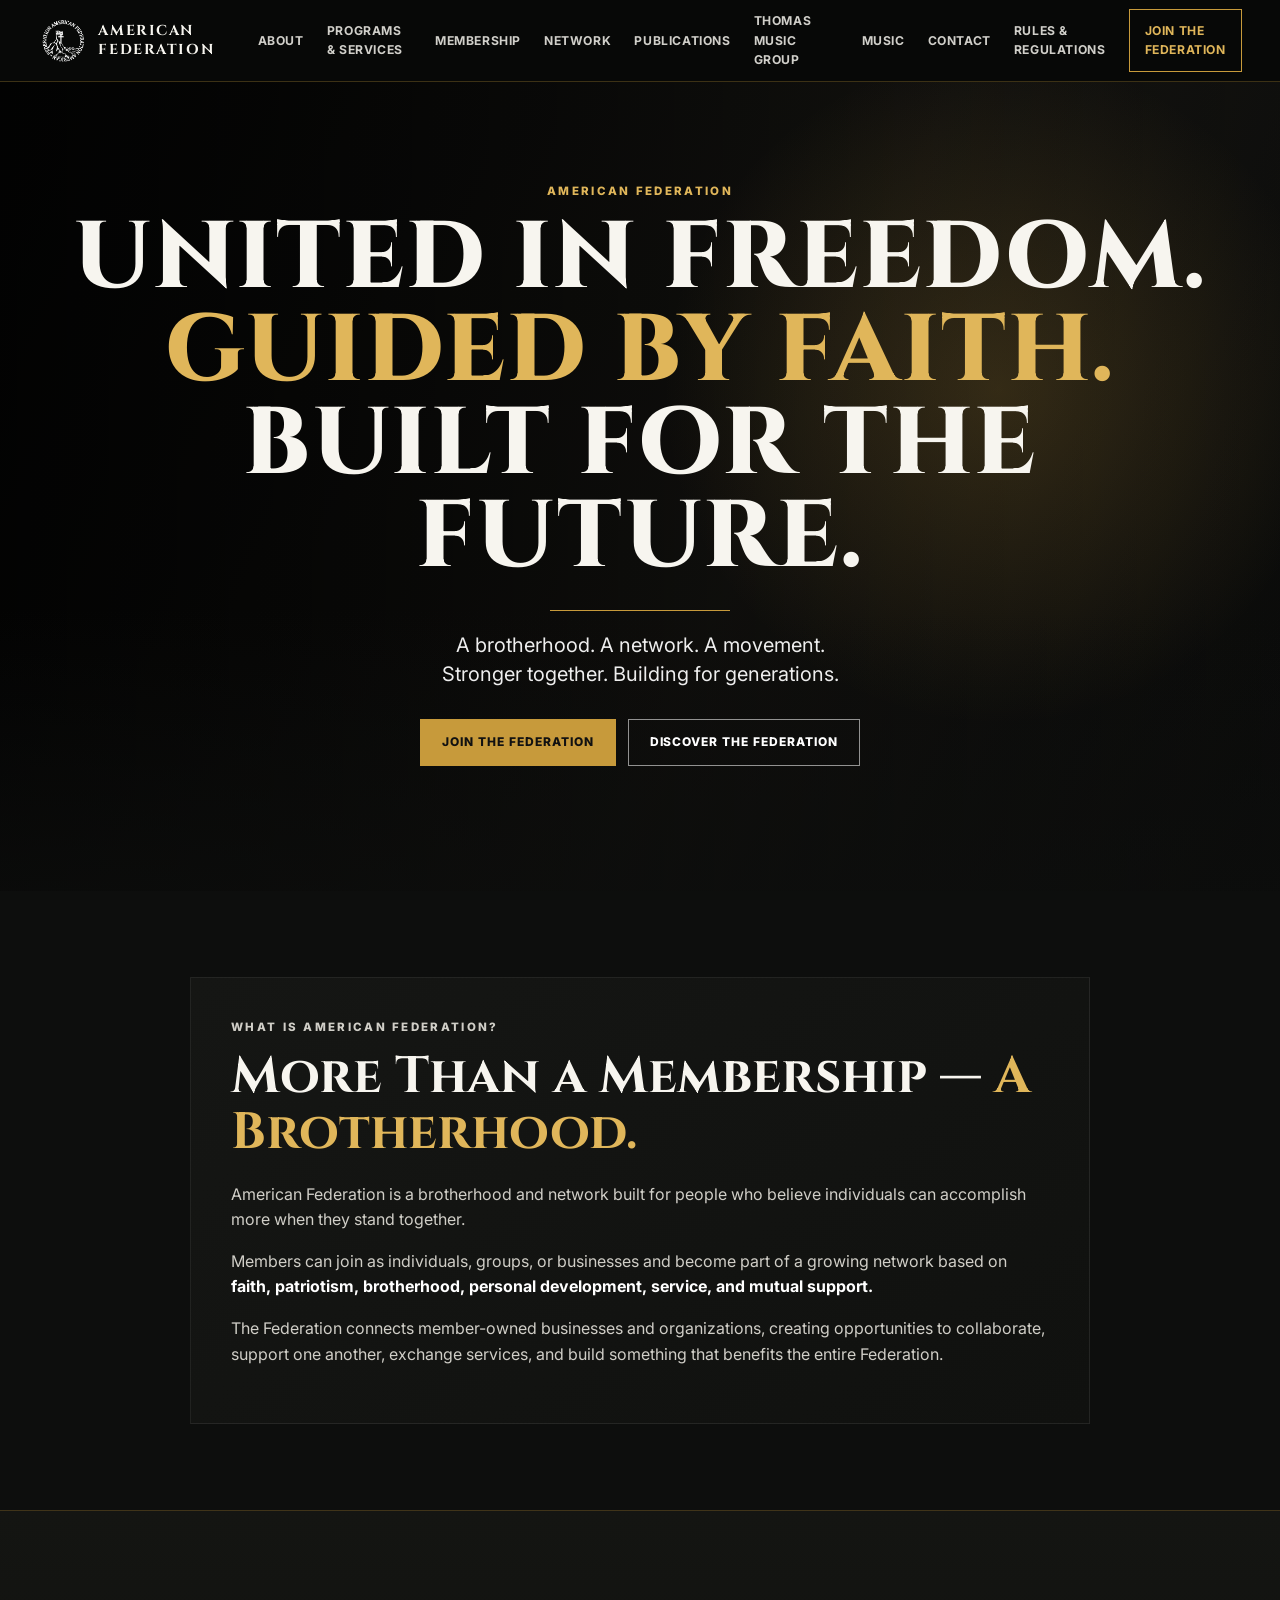
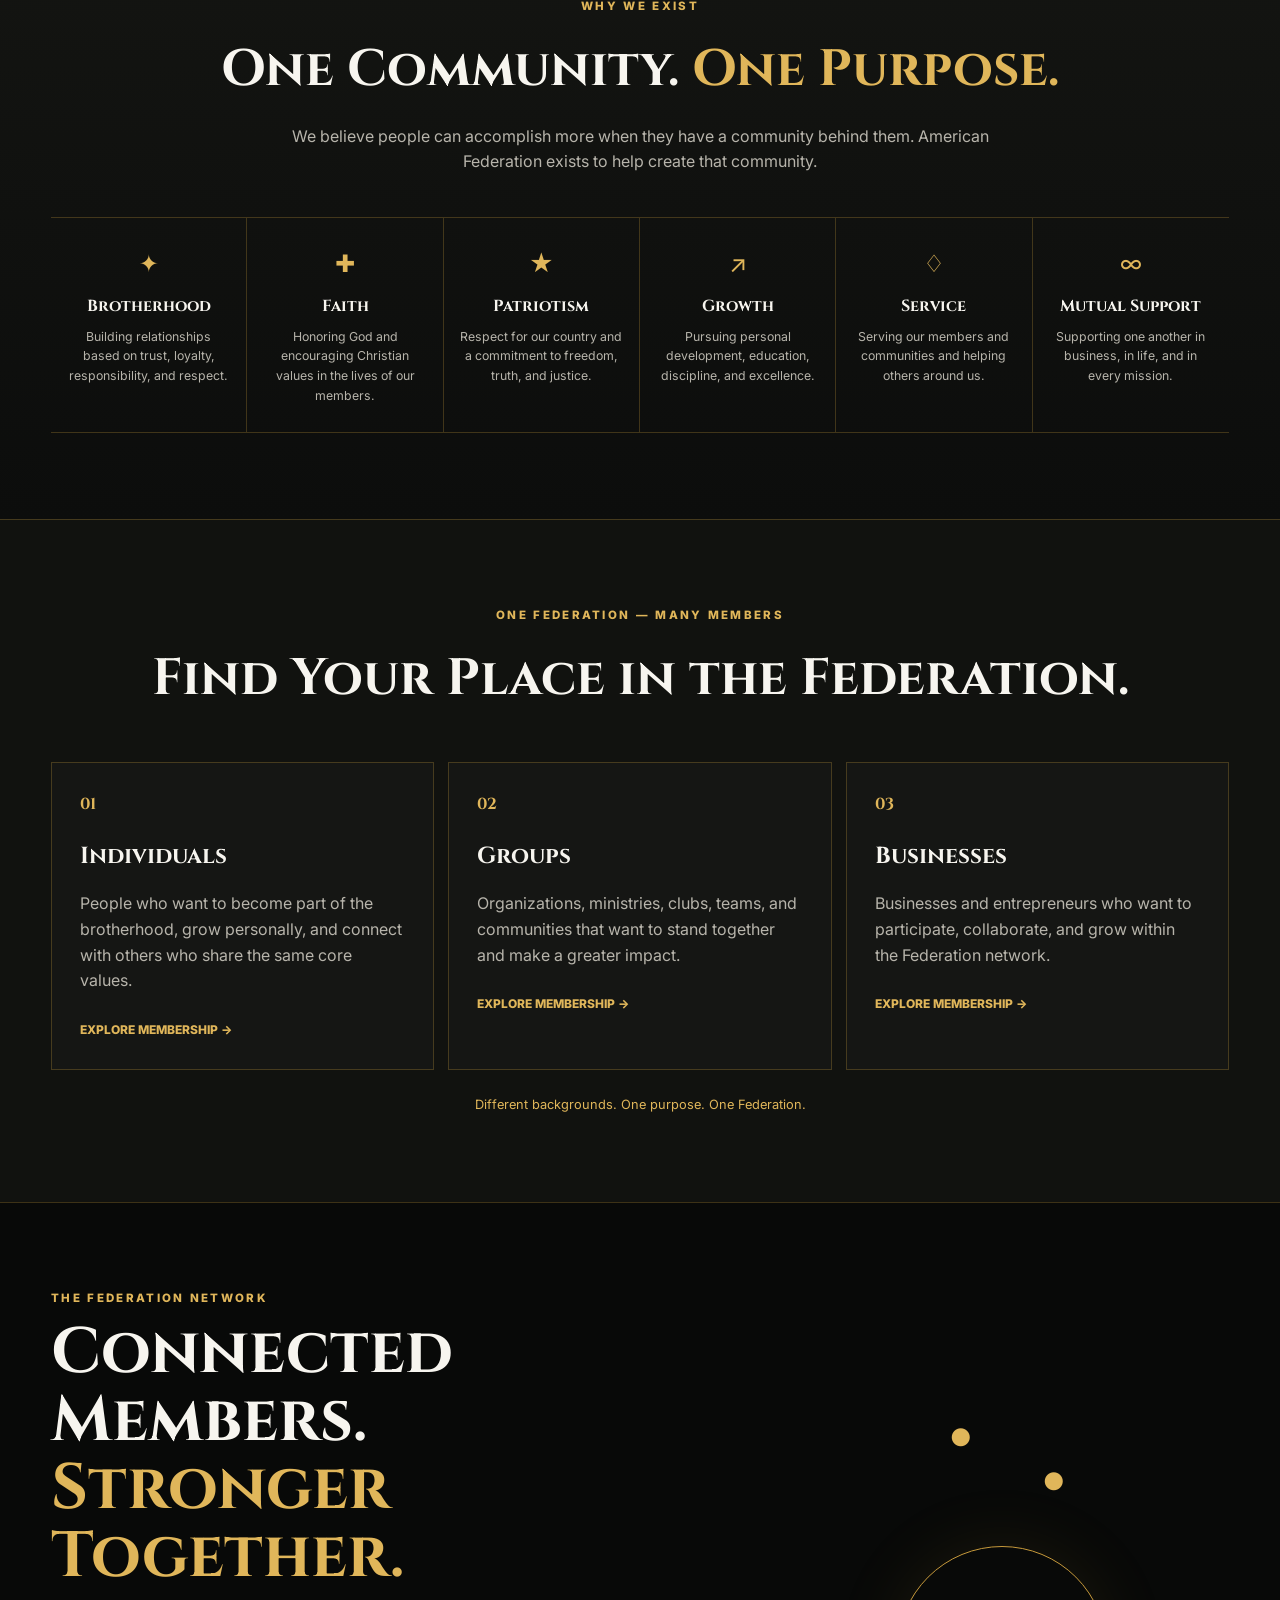
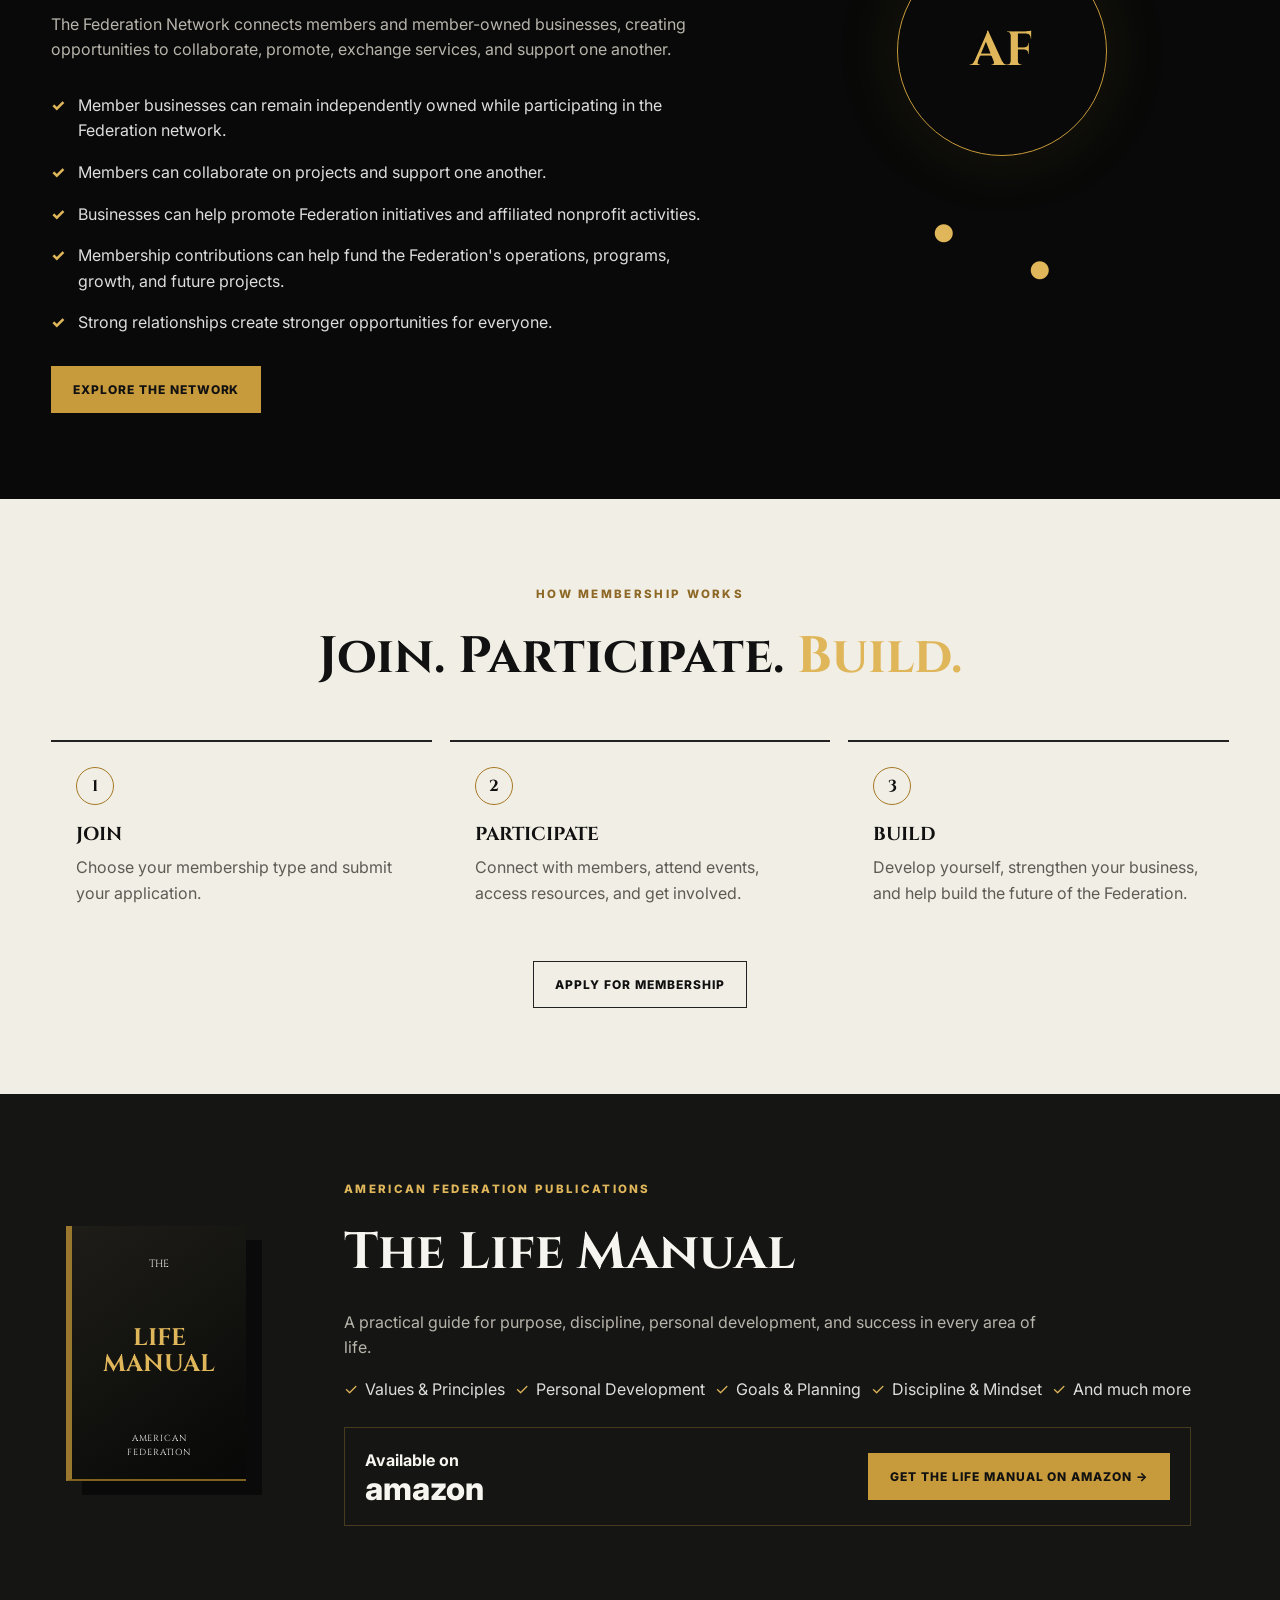
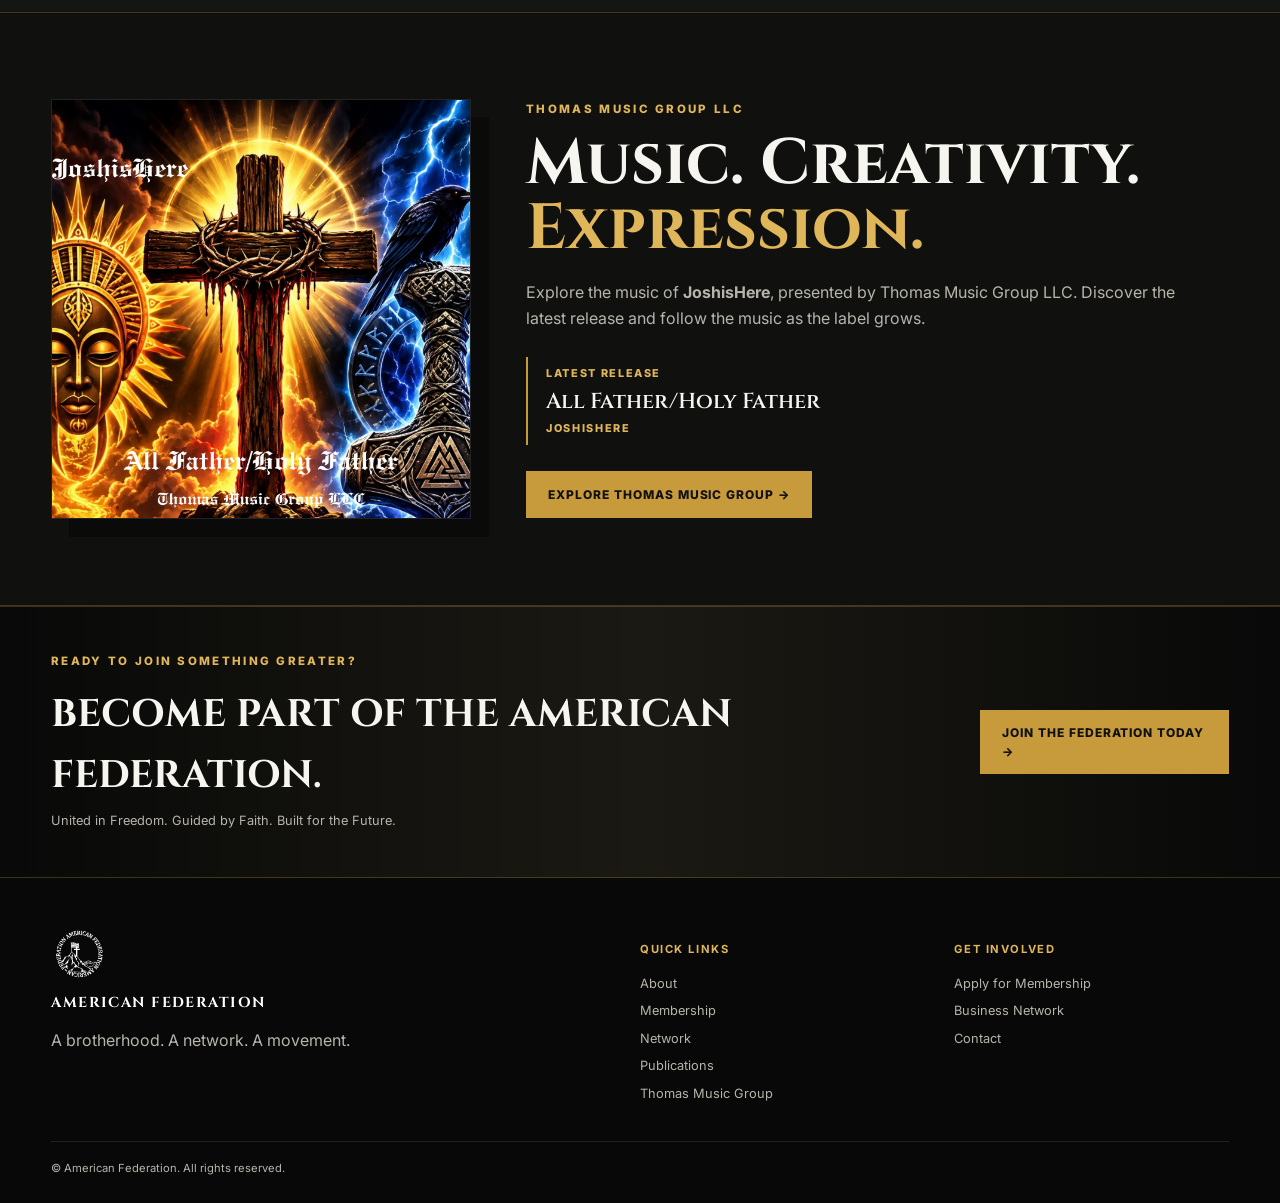
<file: index.html>
<!doctype html>
<html lang="en">
<head>
<meta charset="utf-8">
<meta name="viewport" content="width=device-width,initial-scale=1">
<meta name="description" content="American Federation is a brotherhood and network of individuals, groups, and businesses united by faith, patriotism, personal growth, service, and mutual support.">
<title>American Federation | United in Freedom. Guided by Faith. Built for the Future.</title>
<link rel="stylesheet" href="styles.css">
</head>

<body>

<header class="site-header">

<a class="brand" href="#home">
<img src="american-federation-logo.png" alt="American Federation emblem">
<span>AMERICAN FEDERATION</span>
</a>

<button class="menu-toggle" aria-label="Open menu" aria-expanded="false">☰</button>

<nav class="nav">
<a href="#about">About</a>
<a href="programs.html">Programs &amp; Services</a>
<a href="#membership">Membership</a>
<a href="#network">Network</a>
<a href="#publications">Publications</a>
<a href="music.html">Thomas Music Group</a>
<a href="music.html">Music</a>
<a href="contact.html">Contact</a>
 <a href="rules.html">Rules &amp; Regulations</a>
<a class="nav-cta" href="membership.html">Join the Federation</a>
</nav>

</header>

<main>

<section class="hero" id="home">
<div class="hero-bg"></div>

<div class="hero-inner">

<p class="eyebrow">AMERICAN FEDERATION</p>

<h1>
UNITED IN FREEDOM.<br>
<span>GUIDED BY FAITH.</span><br>
BUILT FOR THE FUTURE.
</h1>

<div class="gold-rule"></div>

<p class="hero-lede">
A brotherhood. A network. A movement.<br>
Stronger together. Building for generations.
</p>

<div class="hero-actions">
<a class="button button-gold" href="membership.html">Join the Federation</a>
<a class="button button-outline" href="#about">Discover the Federation</a>
</div>

</div>
</section>


<section class="about section" id="about">

<div class="about-copy">

<p class="eyebrow">WHAT IS AMERICAN FEDERATION?</p>

<h2>
More Than a Membership —
<span>A Brotherhood.</span>
</h2>

<p>
American Federation is a brotherhood and network built for people who believe individuals can accomplish more when they stand together.
</p>

<p>
Members can join as individuals, groups, or businesses and become part of a growing network based on
<strong>faith, patriotism, brotherhood, personal development, service, and mutual support.</strong>
</p>

<p>
The Federation connects member-owned businesses and organizations, creating opportunities to collaborate, support one another, exchange services, and build something that benefits the entire Federation.
</p>

</div>

</section>


<section class="why section">

<div class="center-heading">

<p class="eyebrow">WHY WE EXIST</p>

<h2>
One Community.
<span>One Purpose.</span>
</h2>

<p>
We believe people can accomplish more when they have a community behind them. American Federation exists to help create that community.
</p>

</div>


<div class="value-grid">

<article>
<div class="value-icon">✦</div>
<h3>Brotherhood</h3>
<p>Building relationships based on trust, loyalty, responsibility, and respect.</p>
</article>

<article>
<div class="value-icon">✚</div>
<h3>Faith</h3>
<p>Honoring God and encouraging Christian values in the lives of our members.</p>
</article>

<article>
<div class="value-icon">★</div>
<h3>Patriotism</h3>
<p>Respect for our country and a commitment to freedom, truth, and justice.</p>
</article>

<article>
<div class="value-icon">↗</div>
<h3>Growth</h3>
<p>Pursuing personal development, education, discipline, and excellence.</p>
</article>

<article>
<div class="value-icon">♢</div>
<h3>Service</h3>
<p>Serving our members and communities and helping others around us.</p>
</article>

<article>
<div class="value-icon">∞</div>
<h3>Mutual Support</h3>
<p>Supporting one another in business, in life, and in every mission.</p>
</article>

</div>
</section>


<section class="members section" id="membership">

<div class="center-heading">

<p class="eyebrow">ONE FEDERATION — MANY MEMBERS</p>

<h2>Find Your Place in the Federation.</h2>

</div>


<div class="member-grid">

<article class="member-card">

<span class="member-no">01</span>

<h3>Individuals</h3>

<p>
People who want to become part of the brotherhood, grow personally, and connect with others who share the same core values.
</p>

<a href="membership.html">Explore Membership →</a>

</article>


<article class="member-card">

<span class="member-no">02</span>

<h3>Groups</h3>

<p>
Organizations, ministries, clubs, teams, and communities that want to stand together and make a greater impact.
</p>

<a href="membership.html">Explore Membership →</a>

</article>


<article class="member-card">

<span class="member-no">03</span>

<h3>Businesses</h3>

<p>
Businesses and entrepreneurs who want to participate, collaborate, and grow within the Federation network.
</p>

<a href="membership.html">Explore Membership →</a>

</article>

</div>

<p class="membership-tagline">
Different backgrounds. One purpose. One Federation.
</p>

</section>


<section class="network section" id="network">

<div class="network-copy">

<p class="eyebrow">THE FEDERATION NETWORK</p>

<h2>
Connected Members.<br>
<span>Stronger Together.</span>
</h2>

<p>
The Federation Network connects members and member-owned businesses, creating opportunities to collaborate, promote, exchange services, and support one another.
</p>

<ul>

<li>Member businesses can remain independently owned while participating in the Federation network.</li>

<li>Members can collaborate on projects and support one another.</li>

<li>Businesses can help promote Federation initiatives and affiliated nonprofit activities.</li>

<li>Membership contributions can help fund the Federation's operations, programs, growth, and future projects.</li>

<li>Strong relationships create stronger opportunities for everyone.</li>

</ul>

<a class="button button-gold" href="network.html">
Explore the Network
</a>

</div>


<div class="network-art" aria-hidden="true">

<div class="network-ring">AF</div>

<div class="node n1">●</div>
<div class="node n2">●</div>
<div class="node n3">●</div>
<div class="node n4">●</div>

</div>

</section>


<section class="process section">

<div class="center-heading">

<p class="eyebrow">HOW MEMBERSHIP WORKS</p>

<h2>
Join. Participate.
<span>Build.</span>
</h2>

</div>


<div class="process-grid">

<article>
<b>1</b>
<h3>JOIN</h3>
<p>Choose your membership type and submit your application.</p>
</article>

<article>
<b>2</b>
<h3>PARTICIPATE</h3>
<p>Connect with members, attend events, access resources, and get involved.</p>
</article>

<article>
<b>3</b>
<h3>BUILD</h3>
<p>Develop yourself, strengthen your business, and help build the future of the Federation.</p>
</article>

</div>


<div class="center-action">

<a class="button button-outline-dark" href="membership.html">
Apply for Membership
</a>

</div>

</section>


<section class="publications section" id="publications">

<div class="book-visual">

<div class="book-cover">

<small>THE</small>

<strong>
LIFE<br>
MANUAL
</strong>

<span>
AMERICAN<br>
FEDERATION
</span>

</div>

</div>


<div class="publication-copy">

<p class="eyebrow">AMERICAN FEDERATION PUBLICATIONS</p>

<h2>The Life Manual</h2>

<p class="publication-lede">
A practical guide for purpose, discipline, personal development, and success in every area of life.
</p>


<ul class="check-list">

<li>Values &amp; Principles</li>
<li>Personal Development</li>
<li>Goals &amp; Planning</li>
<li>Discipline &amp; Mindset</li>
<li>And much more</li>

</ul>


<div class="amazon-box">

<div>

<strong>Available on</strong>

<div class="amazon-word">amazon</div>

</div>

<a class="button button-gold"
href="https://a.co/d/0e5tbI9X"
target="_blank"
rel="noopener noreferrer">

Get The Life Manual on Amazon →

</a>

</div>

</div>

</section>


<section class="music-feature section" id="music">

<div class="music-feature-art">

<img
src="all-father-holy-father.jpg"
alt="All Father/Holy Father by JoshisHere">

</div>


<div class="music-feature-copy">

<p class="eyebrow">THOMAS MUSIC GROUP LLC</p>

<h2>
Music. Creativity.
<span>Expression.</span>
</h2>

<p>
Explore the music of <strong>JoshisHere</strong>, presented by Thomas Music Group LLC. Discover the latest release and follow the music as the label grows.
</p>


<div class="music-feature-release">

<span>LATEST RELEASE</span>

<strong>All Father/Holy Father</strong>

<small>JoshisHere</small>

</div>


<a class="button button-gold" href="music.html">
Explore Thomas Music Group →
</a>

</div>

</section>


<section class="join-banner" id="contact">

<div>

<p class="eyebrow">READY TO JOIN SOMETHING GREATER?</p>

<h2>BECOME PART OF THE AMERICAN FEDERATION.</h2>

<p>
United in Freedom. Guided by Faith. Built for the Future.
</p>

</div>


<a class="button button-gold" href="membership.html">
Join the Federation Today →
</a>

</section>

</main>


<footer class="footer">

<div class="footer-top">


<div class="footer-brand">

<img
src="american-federation-logo.png"
alt="">

<strong>AMERICAN FEDERATION</strong>

<p>
A brotherhood. A network. A movement.
</p>

</div>


<div>

<h4>QUICK LINKS</h4>

<a href="#about">About</a>

<a href="#membership">Membership</a>

<a href="#network">Network</a>

<a href="#publications">Publications</a>

<a href="music.html">Thomas Music Group</a>

</div>


<div>

<h4>GET INVOLVED</h4>

<a href="membership.html">Apply for Membership</a>

<a href="network.html">Business Network</a>

<a href="contact.html">Contact</a>

</div>


</div>


<p class="copyright">
© <span id="year"></span> American Federation. All rights reserved.
</p>

</footer>


<script src="script.js"></script>

</body>
</html>
</file>
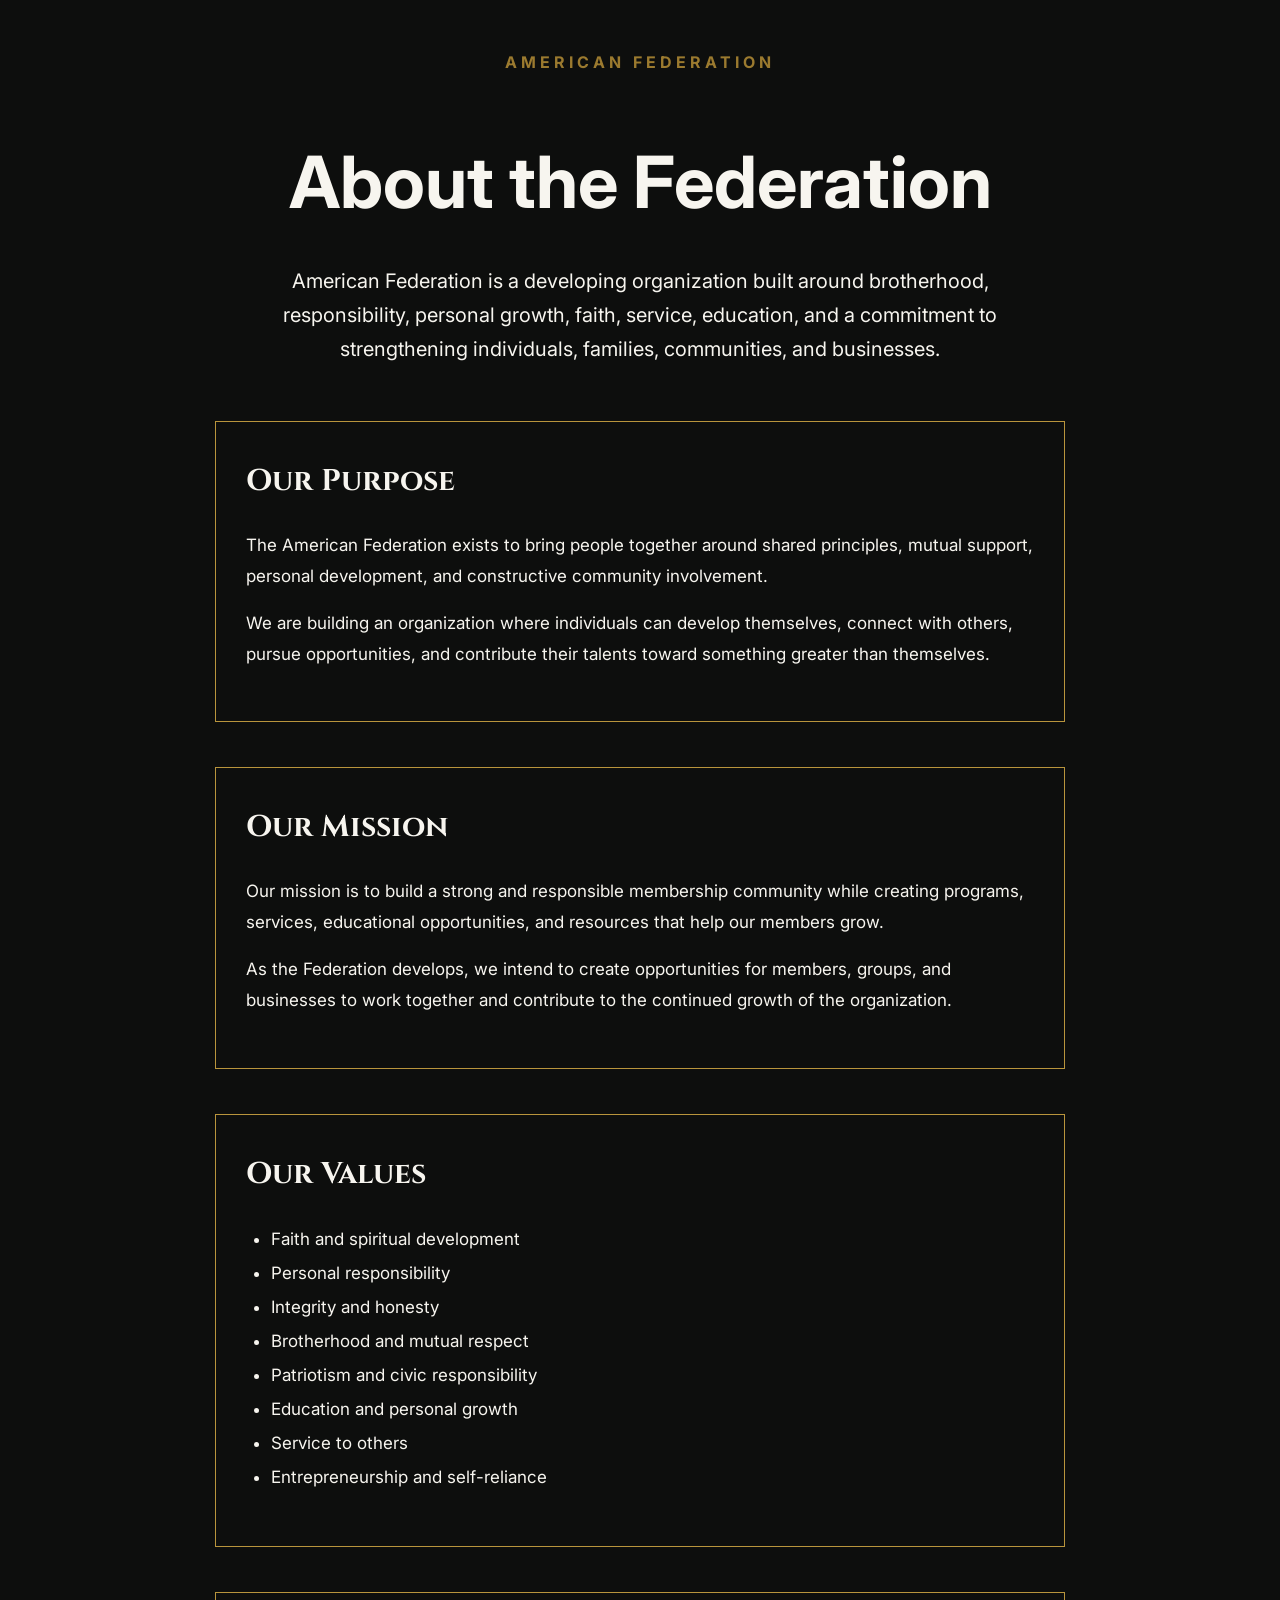
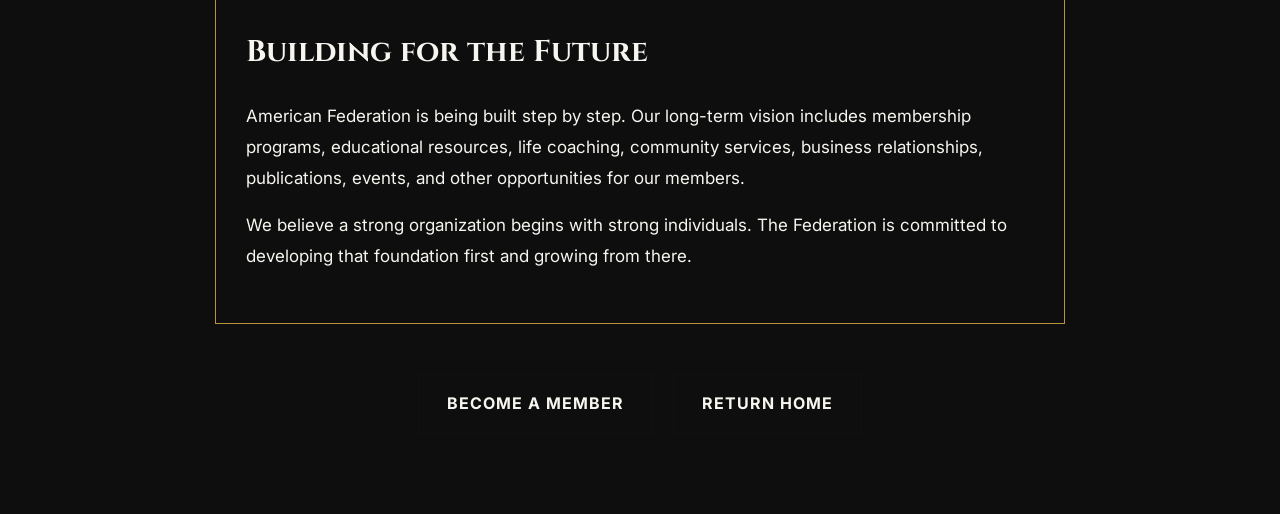
<file: about.html>
<!DOCTYPE html>
<html lang="en">
<head>
  <meta charset="UTF-8">
  <meta name="viewport" content="width=device-width, initial-scale=1.0">

  <title>About | American Federation</title>

  <link rel="stylesheet" href="styles.css">

  <style>
    .about-page {
      max-width: 900px;
      margin: 0 auto;
      padding: 50px 25px 80px;
      text-align: center;
    }

    .about-label {
      color: #9b7a2f;
      font-weight: 700;
      letter-spacing: 4px;
      text-transform: uppercase;
      margin-bottom: 20px;
    }

    .about-page h1 {
      font-size: clamp(42px, 8vw, 72px);
      margin-bottom: 25px;
    }

    .about-intro {
      font-size: 20px;
      line-height: 1.7;
      max-width: 750px;
      margin: 0 auto 55px;
    }

    .about-section {
      text-align: left;
      margin: 45px auto;
      padding: 35px 30px;
      border: 1px solid #b8943c;
    }

    .about-section h2 {
      margin-top: 0;
      font-size: 30px;
    }

    .about-section p {
      font-size: 17px;
      line-height: 1.8;
    }

    .values-list {
      padding-left: 25px;
      line-height: 2;
      font-size: 17px;
    }

    .about-buttons {
      margin-top: 50px;
      display: flex;
      justify-content: center;
      gap: 20px;
      flex-wrap: wrap;
    }

    .about-buttons a {
      display: inline-block;
      padding: 16px 28px;
      text-decoration: none;
      font-weight: 700;
      letter-spacing: 1px;
      border: 1px solid #111;
    }

    .about-buttons a:hover {
      opacity: 0.75;
    }
  </style>
</head>

<body>

  <main class="about-page">

    <div class="about-label">
      American Federation
    </div>

    <h1>About the Federation</h1>

    <p class="about-intro">
      American Federation is a developing organization built around
      brotherhood, responsibility, personal growth, faith, service,
      education, and a commitment to strengthening individuals,
      families, communities, and businesses.
    </p>

    <section class="about-section">
      <h2>Our Purpose</h2>

      <p>
        The American Federation exists to bring people together around
        shared principles, mutual support, personal development, and
        constructive community involvement.
      </p>

      <p>
        We are building an organization where individuals can develop
        themselves, connect with others, pursue opportunities, and
        contribute their talents toward something greater than
        themselves.
      </p>
    </section>

    <section class="about-section">
      <h2>Our Mission</h2>

      <p>
        Our mission is to build a strong and responsible membership
        community while creating programs, services, educational
        opportunities, and resources that help our members grow.
      </p>

      <p>
        As the Federation develops, we intend to create opportunities
        for members, groups, and businesses to work together and
        contribute to the continued growth of the organization.
      </p>
    </section>

    <section class="about-section">
      <h2>Our Values</h2>

      <ul class="values-list">
        <li>Faith and spiritual development</li>
        <li>Personal responsibility</li>
        <li>Integrity and honesty</li>
        <li>Brotherhood and mutual respect</li>
        <li>Patriotism and civic responsibility</li>
        <li>Education and personal growth</li>
        <li>Service to others</li>
        <li>Entrepreneurship and self-reliance</li>
      </ul>
    </section>

    <section class="about-section">
      <h2>Building for the Future</h2>

      <p>
        American Federation is being built step by step. Our long-term
        vision includes membership programs, educational resources,
        life coaching, community services, business relationships,
        publications, events, and other opportunities for our members.
      </p>

      <p>
        We believe a strong organization begins with strong individuals.
        The Federation is committed to developing that foundation first
        and growing from there.
      </p>
    </section>

    <div class="about-buttons">
      <a href="membership.html">BECOME A MEMBER</a>
      <a href="index.html">RETURN HOME</a>
    </div>

  </main>

</body>
</html>
</file>
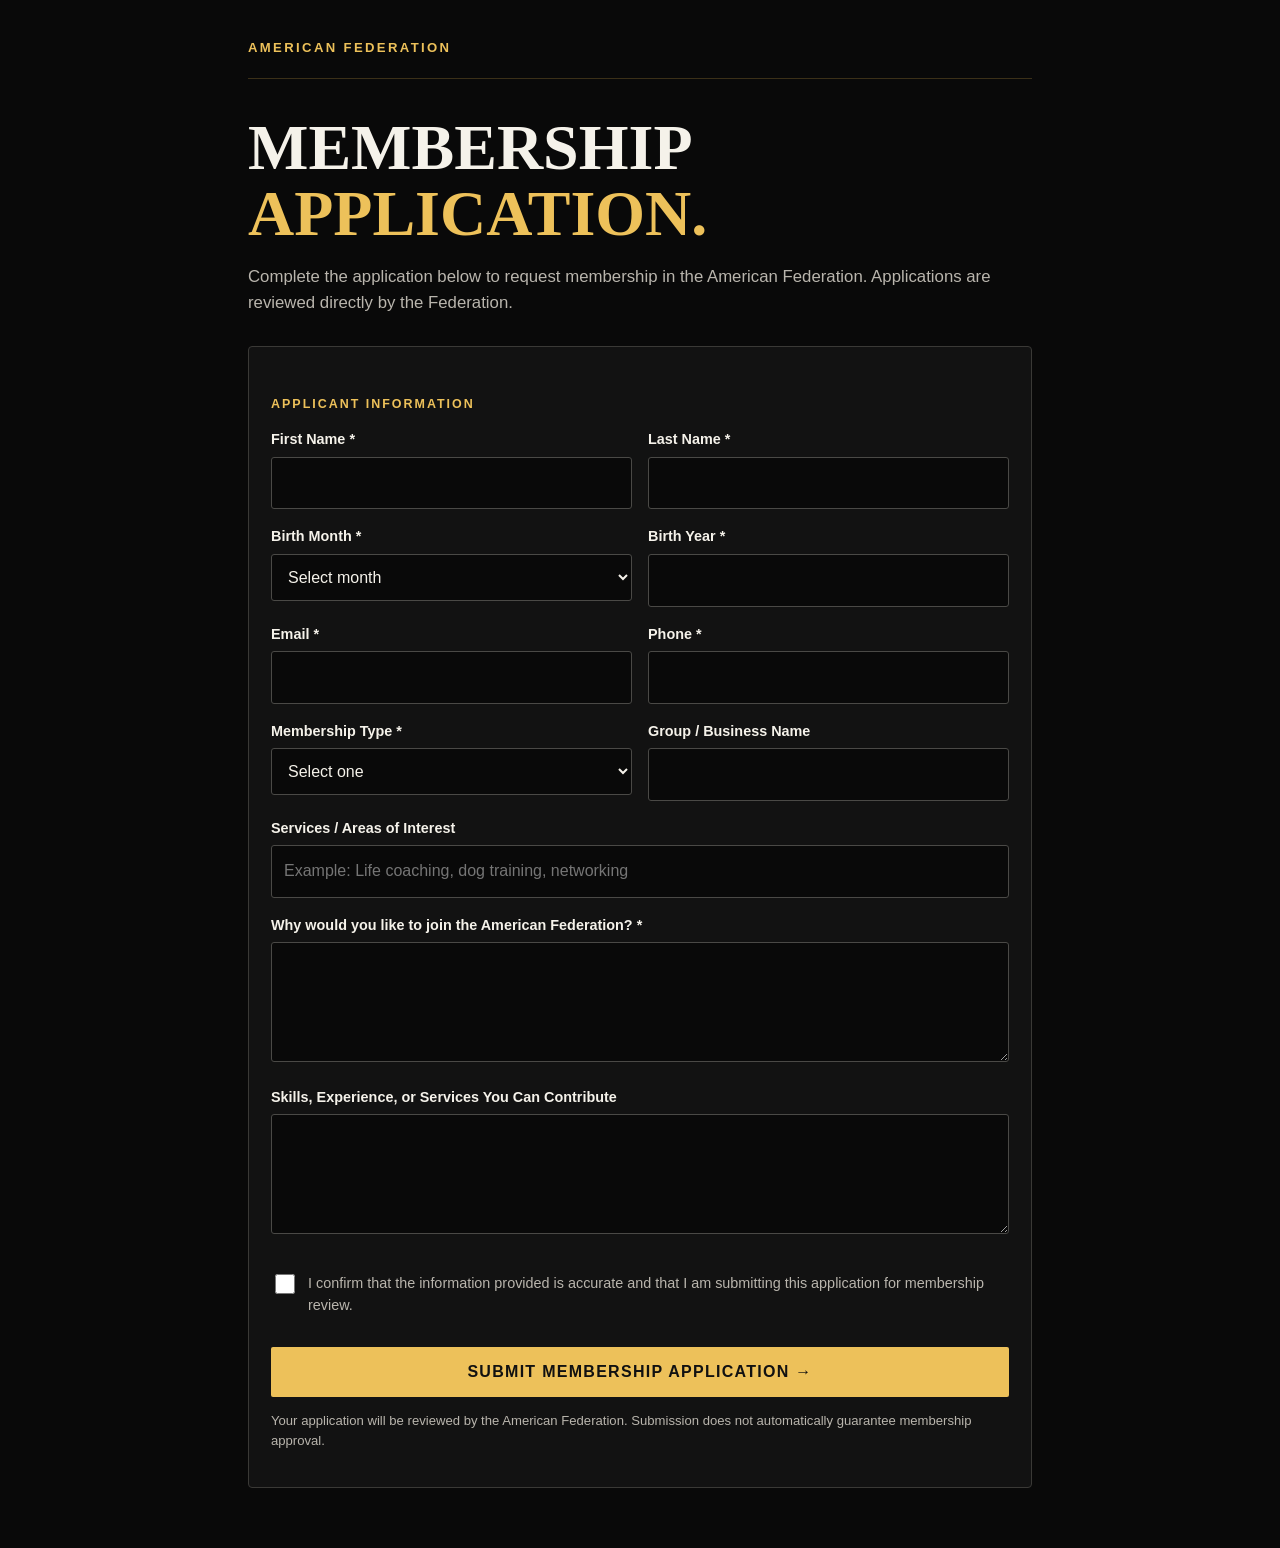
<file: application.html>
<!DOCTYPE html>
<html lang="en">
<head>
  <meta charset="UTF-8">
  <meta name="viewport" content="width=device-width, initial-scale=1.0">
  <title>American Federation — Membership Application</title>
  <style>
    :root{
      --gold:#d7aa3d;
      --gold2:#edc15a;
      --black:#090909;
      --panel:#121212;
      --text:#f5f2ea;
      --muted:#b9b5ad;
      --border:#3a3936;
    }
    *{box-sizing:border-box}
    body{
      margin:0;
      background:var(--black);
      color:var(--text);
      font-family:Arial,Helvetica,sans-serif;
      line-height:1.55;
    }
    .wrap{max-width:820px;margin:auto;padding:28px 18px 60px}
    .brand{
      border-bottom:1px solid #3b3018;
      padding:10px 0 20px;
      margin-bottom:36px;
      color:var(--gold2);
      letter-spacing:.18em;
      font-weight:700;
      font-size:.82rem;
    }
    h1{
      font-family:Georgia,"Times New Roman",serif;
      font-size:clamp(2.1rem,7vw,4rem);
      line-height:1.02;
      margin:0 0 18px;
      text-transform:uppercase;
    }
    h1 span{color:var(--gold2)}
    .intro{color:var(--muted);font-size:1.05rem;margin-bottom:30px}
    form{
      background:var(--panel);
      border:1px solid var(--border);
      padding:22px;
      border-radius:4px;
    }
    .section{
      color:var(--gold2);
      letter-spacing:.16em;
      font-weight:700;
      font-size:.78rem;
      margin:26px 0 14px;
      text-transform:uppercase;
    }
    .grid{display:grid;grid-template-columns:1fr 1fr;gap:16px}
    label{display:block;font-weight:700;font-size:.9rem;margin-bottom:6px}
    input,select,textarea{
      width:100%;
      background:#090909;
      color:var(--text);
      border:1px solid #4a4946;
      border-radius:3px;
      padding:13px 12px;
      font:inherit;
      font-size:16px;
      outline:none;
    }
    input:focus,select:focus,textarea:focus{
      border-color:var(--gold2);
      box-shadow:0 0 0 2px rgba(215,170,61,.15);
    }
    textarea{min-height:120px;resize:vertical}
    .full{grid-column:1/-1}
    .check{
      display:flex;gap:10px;align-items:flex-start;
      margin-top:14px;color:var(--muted);font-weight:400;
    }
    .check input{width:20px;height:20px;flex:0 0 20px;margin-top:2px}
    button{
      width:100%;margin-top:24px;padding:16px;
      border:0;border-radius:2px;background:var(--gold2);color:#111;
      font-weight:800;letter-spacing:.08em;font-size:1rem;cursor:pointer;
    }
    button:disabled{opacity:.55;cursor:wait}
    .notice{
      display:none;margin-top:18px;padding:14px;border:1px solid var(--border);
      color:var(--muted);background:#0d0d0d;
    }
    .notice.success{display:block;border-color:#6b5722;color:#f0dfb0}
    .notice.error{display:block;border-color:#743b3b;color:#f0c7c7}
    .small{font-size:.82rem;color:var(--muted);margin-top:14px}
    @media(max-width:650px){.grid{grid-template-columns:1fr}form{padding:18px}}
  </style>
</head>
<body>
  <main class="wrap">
    <div class="brand">AMERICAN FEDERATION</div>

    <h1>Membership <span>Application.</span></h1>
    <p class="intro">
      Complete the application below to request membership in the American Federation.
      Applications are reviewed directly by the Federation.
    </p>

    <form id="membershipForm">
      <div class="section">Applicant Information</div>

      <div class="grid">
        <div>
          <label for="firstName">First Name *</label>
          <input id="firstName" name="firstName" required autocomplete="given-name">
        </div>
        <div>
          <label for="lastName">Last Name *</label>
          <input id="lastName" name="lastName" required autocomplete="family-name">
        </div>

        <div>
          <label for="birthMonth">Birth Month *</label>
          <select id="birthMonth" name="birthMonth" required>
            <option value="">Select month</option>
            <option value="1">January</option><option value="2">February</option>
            <option value="3">March</option><option value="4">April</option>
            <option value="5">May</option><option value="6">June</option>
            <option value="7">July</option><option value="8">August</option>
            <option value="9">September</option><option value="10">October</option>
            <option value="11">November</option><option value="12">December</option>
          </select>
        </div>
        <div>
          <label for="birthYear">Birth Year *</label>
          <input id="birthYear" name="birthYear" type="number" min="1900" max="2026" required>
        </div>

        <div>
          <label for="email">Email *</label>
          <input id="email" name="email" type="email" required autocomplete="email">
        </div>
        <div>
          <label for="phone">Phone *</label>
          <input id="phone" name="phone" type="tel" required autocomplete="tel">
        </div>

        <div>
          <label for="membershipType">Membership Type *</label>
          <select id="membershipType" name="membershipType" required>
            <option value="">Select one</option>
            <option value="Individual">Individual</option>
            <option value="Group">Group</option>
            <option value="Business">Business</option>
          </select>
        </div>

        <div>
          <label for="groupBusiness">Group / Business Name</label>
          <input id="groupBusiness" name="groupBusiness">
        </div>

        <div class="full">
          <label for="services">Services / Areas of Interest</label>
          <input id="services" name="services" placeholder="Example: Life coaching, dog training, networking">
        </div>

        <div class="full">
          <label for="whyJoin">Why would you like to join the American Federation? *</label>
          <textarea id="whyJoin" name="whyJoin" required></textarea>
        </div>

        <div class="full">
          <label for="skills">Skills, Experience, or Services You Can Contribute</label>
          <textarea id="skills" name="skills"></textarea>
        </div>

        <div class="full">
          <label class="check">
            <input id="agreement" name="agreement" type="checkbox" required>
            <span>I confirm that the information provided is accurate and that I am submitting this application for membership review.</span>
          </label>
        </div>
      </div>

      <button id="submitBtn" type="submit">SUBMIT MEMBERSHIP APPLICATION →</button>

      <div id="notice" class="notice" aria-live="polite"></div>
      <p class="small">
        Your application will be reviewed by the American Federation. Submission does not
        automatically guarantee membership approval.
      </p>
    </form>
  </main>

<script>
  // After the Google Apps Script web app is deployed, paste its /exec URL here.
  const APPS_SCRIPT_URL = "https://script.google.com/macros/s/AKfycbzqCTbEINE4P6Mw_OQoIPesJKl35O7GoM5JsZyrDQ4HcXmYGhJ1DvDb-tUOsqsfkjQ/exec";

  const form = document.getElementById("membershipForm");
  const btn = document.getElementById("submitBtn");
  const notice = document.getElementById("notice");

  form.addEventListener("submit", async (event) => {
    event.preventDefault();

    if (APPS_SCRIPT_URL.includes("PASTE_YOUR_")) {
      notice.className = "notice error";
      notice.textContent = "The application form is built, but the Google Sheets connection has not been added yet.";
      return;
    }

    btn.disabled = true;
    btn.textContent = "SUBMITTING…";
    notice.className = "notice";
    notice.textContent = "";

    const data = Object.fromEntries(new FormData(form).entries());

    try {
      const response = await fetch(APPS_SCRIPT_URL, {
        method: "POST",
        mode: "cors",
        headers: {"Content-Type":"text/plain;charset=utf-8"},
        body: JSON.stringify(data)
      });

      const result = await response.json();

      if (!result.success) throw new Error(result.message || "Submission failed.");

      notice.className = "notice success";
      notice.textContent =
        "Application submitted successfully. Your application number is " +
        result.applicationNumber + ". The Federation will review your application.";
      form.reset();
    } catch (error) {
      notice.className = "notice error";
      notice.textContent = "We could not submit the application. Please try again or contact the Federation directly.";
    } finally {
      btn.disabled = false;
      btn.textContent = "SUBMIT MEMBERSHIP APPLICATION →";
    }
  });
</script>
</body>
</html>
</file>
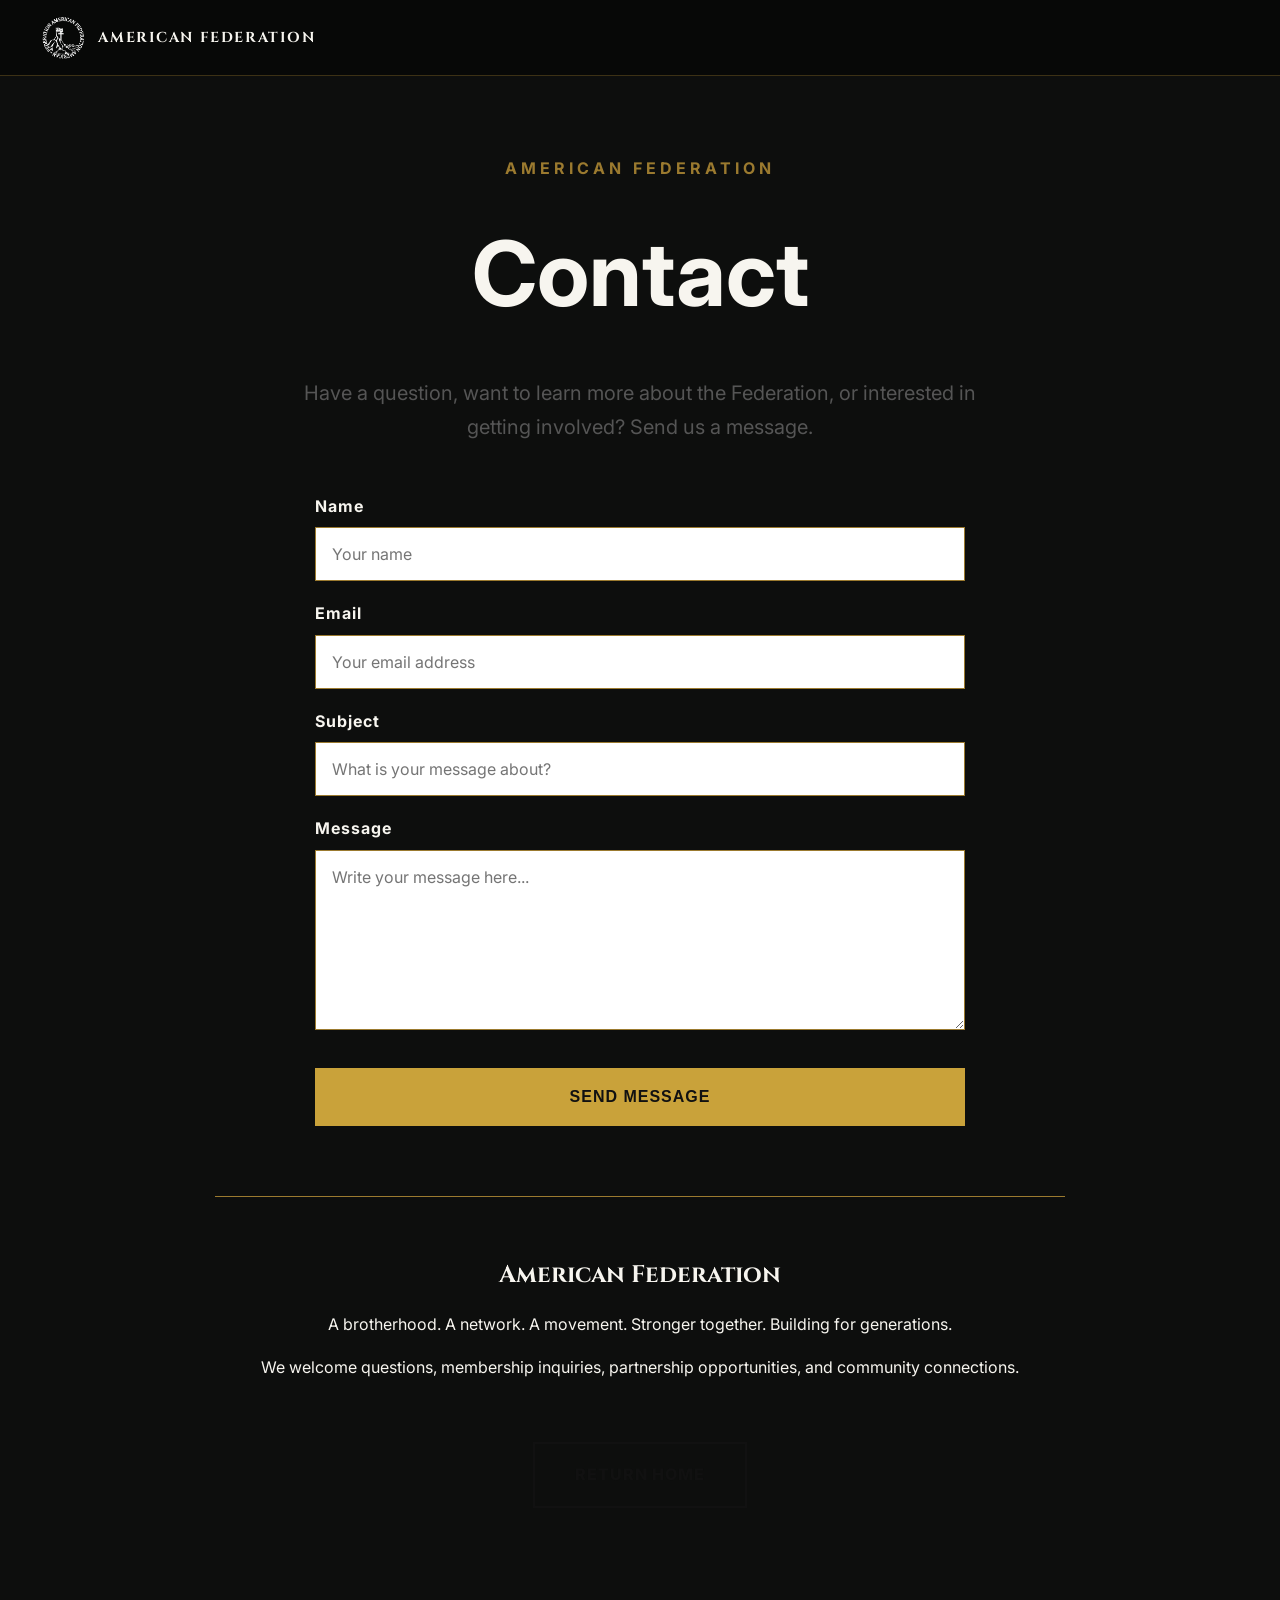
<file: contact.html>
<!DOCTYPE html>
<html lang="en">
<head>
  <meta charset="UTF-8">
  <meta name="viewport" content="width=device-width, initial-scale=1.0">

  <title>Contact | American Federation</title>

  <link rel="stylesheet" href="styles.css">

  <style>
    .contact-page {
      max-width: 900px;
      margin: 0 auto;
      padding: 80px 25px 100px;
      text-align: center;
    }

    .contact-label {
      color: #9b7a2f;
      font-weight: 700;
      letter-spacing: 4px;
      text-transform: uppercase;
      margin-bottom: 20px;
    }

    .contact-page h1 {
      font-size: clamp(48px, 10vw, 90px);
      margin: 0 0 30px;
    }

    .contact-intro {
      max-width: 700px;
      margin: 0 auto 50px;
      font-size: 20px;
      line-height: 1.7;
      color: #555;
    }

    .contact-form {
      max-width: 650px;
      margin: 0 auto;
      text-align: left;
    }

    .contact-form label {
      display: block;
      margin: 20px 0 8px;
      font-weight: 700;
      letter-spacing: 1px;
    }

    .contact-form input,
    .contact-form textarea {
      width: 100%;
      box-sizing: border-box;
      padding: 16px;
      border: 1px solid #9b7a2f;
      background: #fff;
      color: #111;
      font-size: 16px;
      font-family: inherit;
    }

    .contact-form textarea {
      min-height: 180px;
      resize: vertical;
    }

    .send-button {
      width: 100%;
      margin-top: 30px;
      padding: 18px;
      border: 2px solid #c9a23a;
      background: #c9a23a;
      color: #111;
      font-weight: 800;
      font-size: 16px;
      letter-spacing: 1px;
      cursor: pointer;
    }

    .send-button:hover {
      background: #111;
      color: #c9a23a;
    }

    .contact-info {
      margin-top: 70px;
      padding-top: 40px;
      border-top: 1px solid #9b7a2f;
    }

    .contact-info h2 {
      margin-bottom: 15px;
    }

    .contact-info p {
      line-height: 1.7;
    }

    .return-home {
      display: inline-block;
      margin-top: 45px;
      padding: 18px 40px;
      border: 2px solid #111;
      color: #111;
      text-decoration: none;
      font-weight: 800;
      letter-spacing: 1px;
    }

    .return-home:hover {
      background: #111;
      color: #fff;
    }

    @media (max-width: 600px) {
      .contact-page {
        padding: 60px 20px 80px;
      }

      .contact-intro {
        font-size: 18px;
      }
    }
  </style>
</head>

<body>

  <header class="site-header">
    <a class="brand" href="index.html">
      <img src="american-federation-logo.png"
           alt="American Federation"
           class="brand-logo">
      <span>AMERICAN FEDERATION</span>
    </a>

    <button class="menu-toggle" aria-label="Open menu">
      ☰
    </button>
  </header>

  <main>

    <section class="contact-page">

      <div class="contact-label">
        American Federation
      </div>

      <h1>Contact</h1>

      <p class="contact-intro">
        Have a question, want to learn more about the Federation,
        or interested in getting involved? Send us a message.
      </p>

      <form
        class="contact-form"
        action="mailto:americanfederation1@gmail.com"
        method="post"
        enctype="text/plain">

        <label for="name">Name</label>
        <input
          type="text"
          id="name"
          name="Name"
          placeholder="Your name"
          required>

        <label for="email">Email</label>
        <input
          type="email"
          id="email"
          name="Email"
          placeholder="Your email address"
          required>

        <label for="subject">Subject</label>
        <input
          type="text"
          id="subject"
          name="Subject"
          placeholder="What is your message about?"
          required>

        <label for="message">Message</label>
        <textarea
          id="message"
          name="Message"
          placeholder="Write your message here..."
          required></textarea>

        <button type="submit" class="send-button">
          SEND MESSAGE
        </button>

      </form>

      <div class="contact-info">

        <h2>American Federation</h2>

        <p>
          A brotherhood. A network. A movement.
          Stronger together. Building for generations.
        </p>

        <p>
          We welcome questions, membership inquiries,
          partnership opportunities, and community connections.
        </p>

      </div>

      <a href="index.html" class="return-home">
        RETURN HOME
      </a>

    </section>

  </main>

<script src="script.js"></script>
  
</body>
</html>
</file>
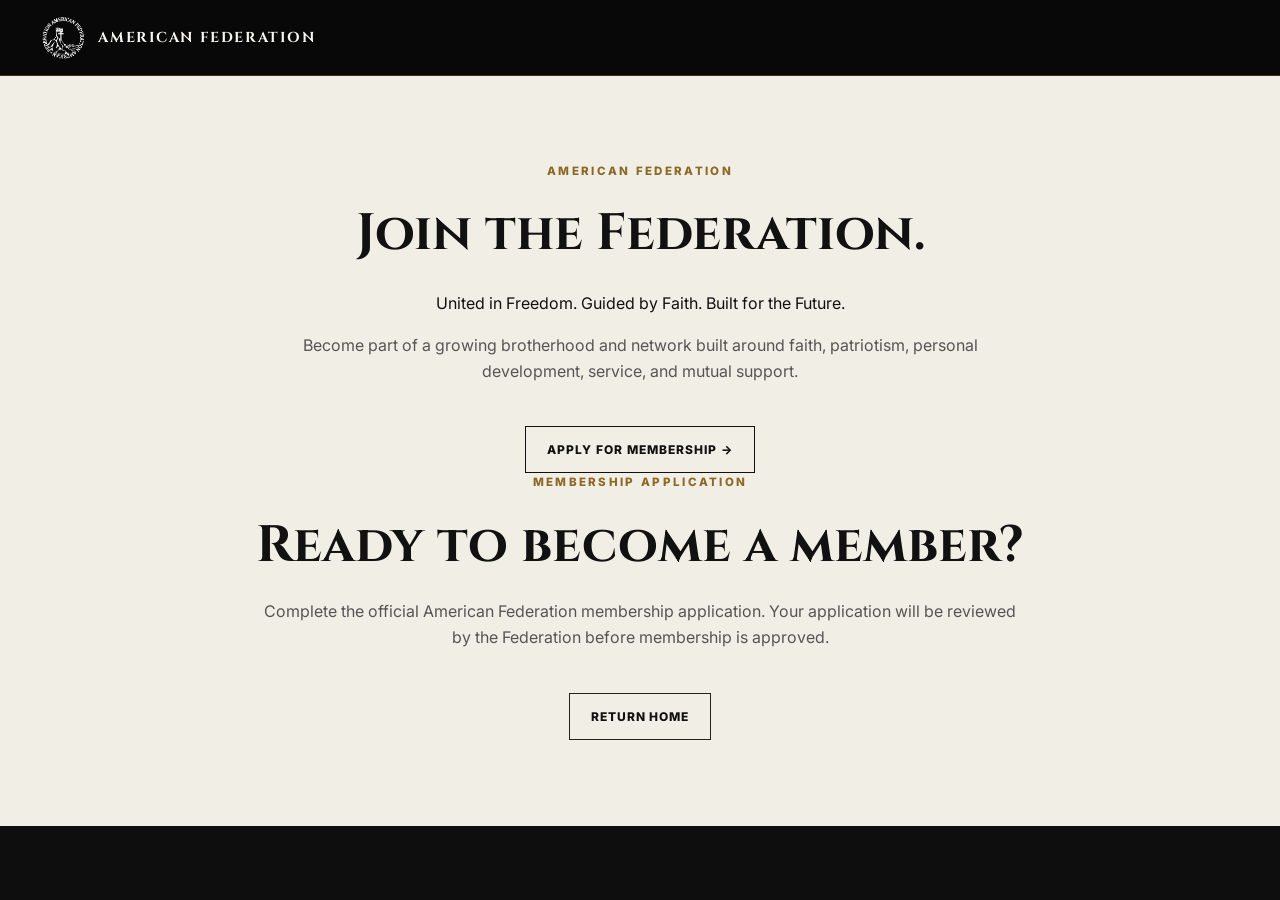
<file: membership.html>
<!doctype html>
<html lang="en">
<head>
  <meta charset="utf-8">
  <meta name="viewport" content="width=device-width,initial-scale=1">
  <title>Membership | American Federation</title>
  <link rel="stylesheet" href="styles.css">
</head>

<body>

<header class="site-header">
  <a class="brand" href="index.html">
    <img src="american-federation-logo.png" alt="American Federation">
    <span>AMERICAN FEDERATION</span>
  </a>
</header>

<main class="process section">

  <div class="center-heading">
    <p class="eyebrow">AMERICAN FEDERATION</p>

    <h2>Join the Federation.</h2>

    <p>
      United in Freedom. Guided by Faith. Built for the Future.
    </p>

    <p>
      Become part of a growing brotherhood and network built around
      faith, patriotism, personal development, service, and mutual support.
    </p>
  </div>

  <div class="center-action">
    <a class="button" href="application.html">
      APPLY FOR MEMBERSHIP →
    </a>
  </div>

  <div class="center-heading">
    <p class="eyebrow">MEMBERSHIP APPLICATION</p>

    <h2>Ready to become a member?</h2>

    <p>
      Complete the official American Federation membership application.
      Your application will be reviewed by the Federation before membership
      is approved.
    </p>
  </div>

  <div class="center-action">
    <a class="button button-outline-dark" href="index.html">
      RETURN HOME
    </a>
  </div>

</main>

</body>
</html>
</file>
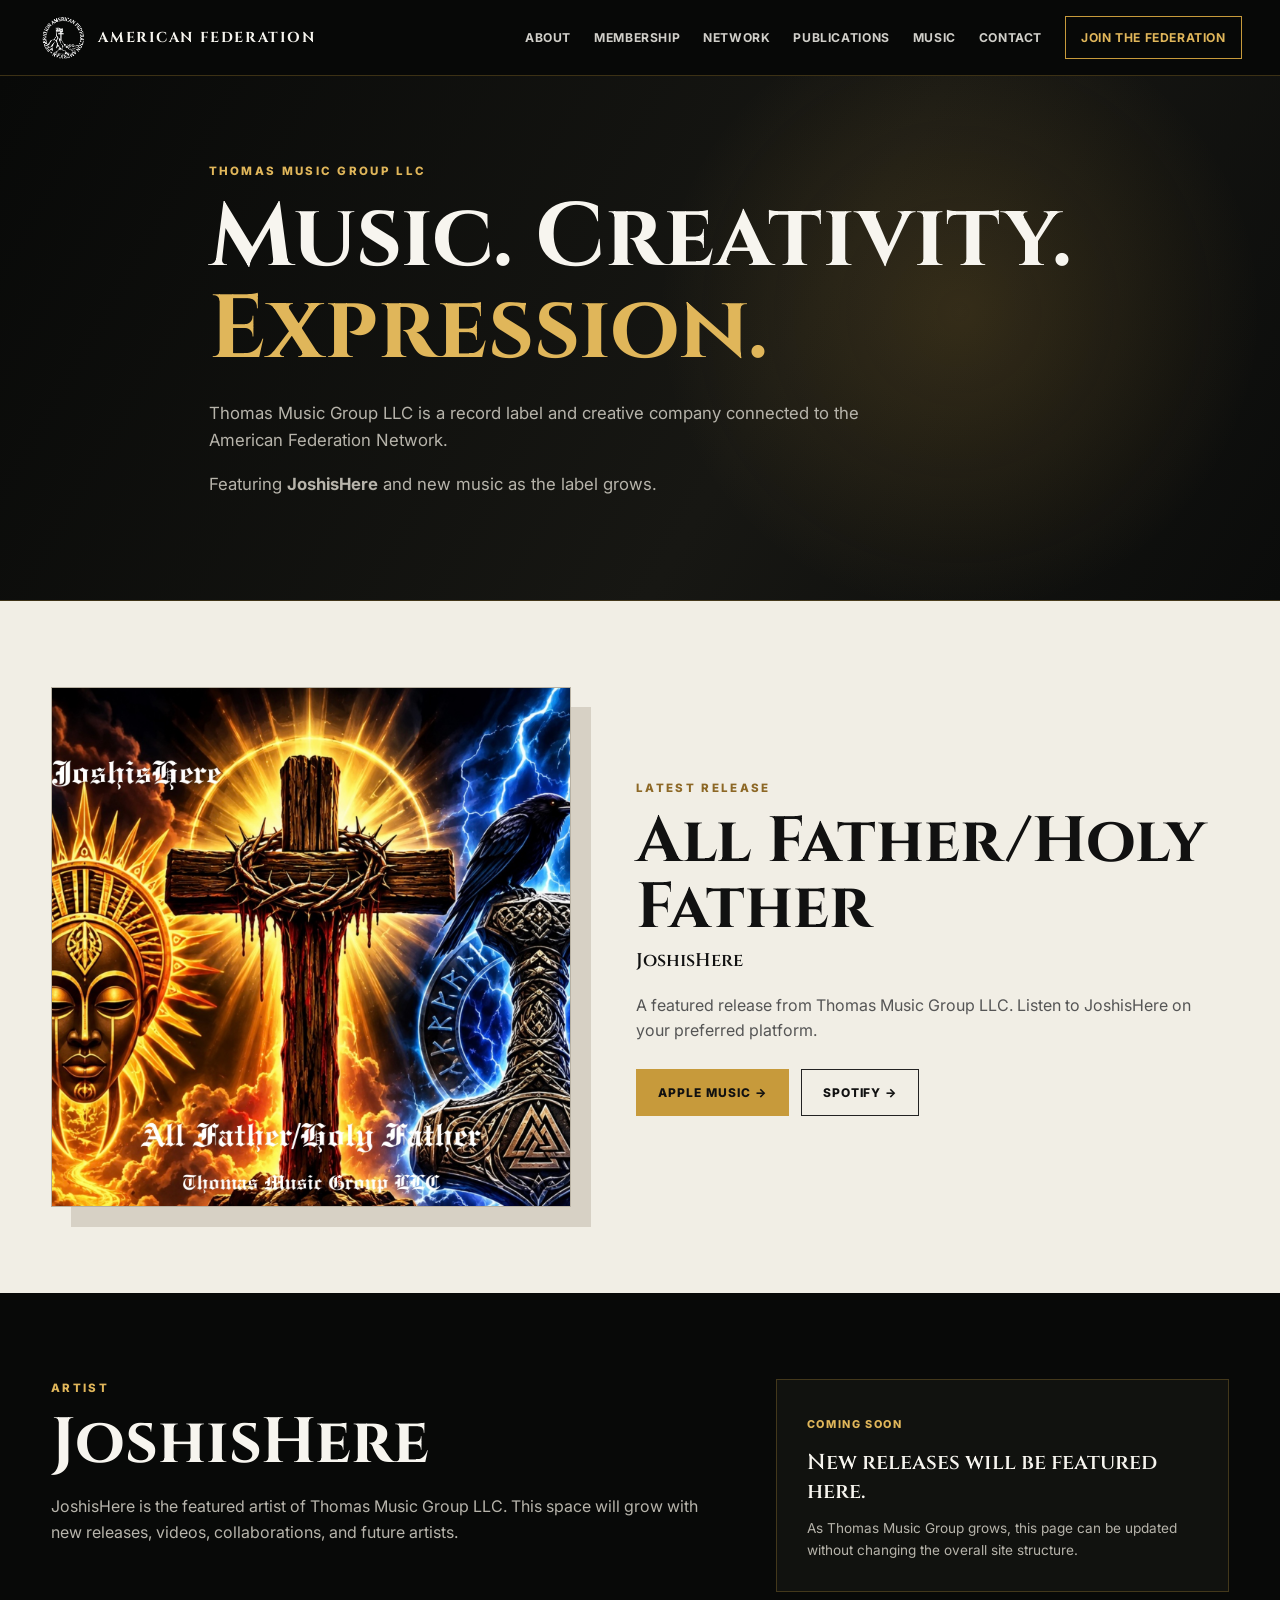
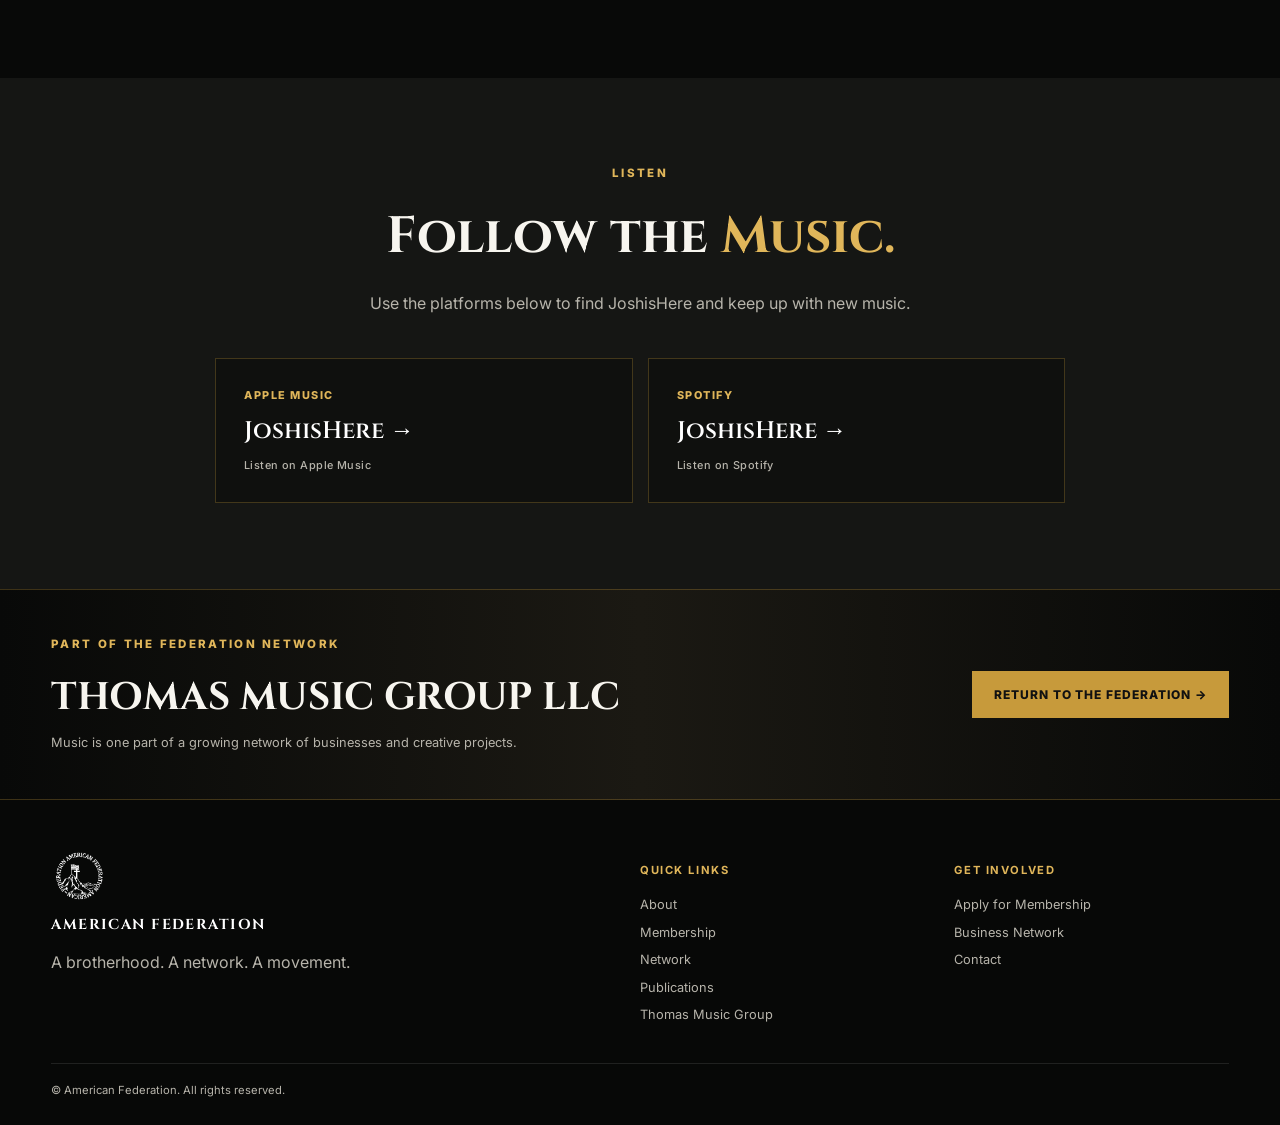
<file: music.html>
<!doctype html>
<html lang="en">
<head>
<meta charset="utf-8">
<meta name="viewport" content="width=device-width,initial-scale=1">
<meta name="description" content="Thomas Music Group LLC — record label and creative company featuring JoshisHere and the latest music releases.">
<title>Thomas Music Group LLC | JoshisHere</title>
<link rel="stylesheet" href="styles.css">
</head>
<body class="music-page">
<header class="site-header">
  <a class="brand" href="index.html"><img src="american-federation-logo.png" alt="American Federation emblem"><span>AMERICAN FEDERATION</span></a>
  <button class="menu-toggle" aria-label="Open menu" aria-expanded="false">☰</button>
  <nav class="nav">
    <a href="index.html#about">About</a>
    <a href="index.html#membership">Membership</a>
    <a href="index.html#network">Network</a>
    <a href="index.html#publications">Publications</a>
    <a href="music.html">Music</a>
    <a href="contact.html">Contact</a>
    <a class="nav-cta" href="membership.html">Join the Federation</a>
  </nav>
</header>
<main>
<section class="music-hero section">
  <div class="music-hero-copy">
    <p class="eyebrow">THOMAS MUSIC GROUP LLC</p>
    <h1>Music. Creativity.<br><span>Expression.</span></h1>
    <p>Thomas Music Group LLC is a record label and creative company connected to the American Federation Network.</p>
    <p>Featuring <strong>JoshisHere</strong> and new music as the label grows.</p>
  </div>
</section>
<section class="latest-release section">
  <div class="release-art"><img src="all-father-holy-father.jpg" alt="All Father/Holy Father cover art by JoshisHere"></div>
  <div class="release-copy">
    <p class="eyebrow">LATEST RELEASE</p>
    <h2>All Father/Holy Father</h2>
    <p class="release-artist">JoshisHere</p>
    <p>A featured release from Thomas Music Group LLC. Listen to JoshisHere on your preferred platform.</p>
    <div class="stream-buttons">
      <a class="button button-gold" href="https://music.apple.com/us/artist/joshishere/1678635071" target="_blank" rel="noopener noreferrer">Apple Music →</a>
      <a class="button button-outline" href="https://open.spotify.com/artist/0qTd2cvZRAqsNMKC6ZBt8I" target="_blank" rel="noopener noreferrer">Spotify →</a>
    </div>
  </div>
</section>
<section class="artist-section section">
  <div class="artist-copy">
    <p class="eyebrow">ARTIST</p>
    <h2>JoshisHere</h2>
    <p>JoshisHere is the featured artist of Thomas Music Group LLC. This space will grow with new releases, videos, collaborations, and future artists.</p>
  </div>
  <div class="future-release-panel"><span>COMING SOON</span><strong>New releases will be featured here.</strong><p>As Thomas Music Group grows, this page can be updated without changing the overall site structure.</p></div>
</section>
<section class="music-links section">
  <div class="center-heading"><p class="eyebrow">LISTEN</p><h2>Follow the <span>Music.</span></h2><p>Use the platforms below to find JoshisHere and keep up with new music.</p></div>
  <div class="music-link-grid">
    <a class="music-link-card" href="https://music.apple.com/us/artist/joshishere/1678635071" target="_blank" rel="noopener noreferrer"><span>APPLE MUSIC</span><strong>JoshisHere →</strong><small>Listen on Apple Music</small></a>
    <a class="music-link-card" href="https://open.spotify.com/artist/0qTd2cvZRAqsNMKC6ZBt8I" target="_blank" rel="noopener noreferrer"><span>SPOTIFY</span><strong>JoshisHere →</strong><small>Listen on Spotify</small></a>
  </div>
</section>
<section class="join-banner"><div><p class="eyebrow">PART OF THE FEDERATION NETWORK</p><h2>THOMAS MUSIC GROUP LLC</h2><p>Music is one part of a growing network of businesses and creative projects.</p></div><a class="button button-gold" href="index.html">Return to the Federation →</a></section>
</main>
<footer class="footer">
<div class="footer-top">
  <div class="footer-brand"><img src="american-federation-logo.png" alt=""><strong>AMERICAN FEDERATION</strong><p>A brotherhood. A network. A movement.</p></div>
  <div><h4>QUICK LINKS</h4><a href="index.html#about">About</a><a href="membership.html">Membership</a><a href="network.html">Network</a><a href="index.html#publications">Publications</a><a href="music.html">Thomas Music Group</a></div>
  <div><h4>GET INVOLVED</h4><a href="membership.html">Apply for Membership</a><a href="network.html">Business Network</a><a href="contact.html">Contact</a></div>
</div>
<p class="copyright">© <span id="year"></span> American Federation. All rights reserved.</p>
</footer>
<script src="script.js"></script>
</body>
</html>
</file>
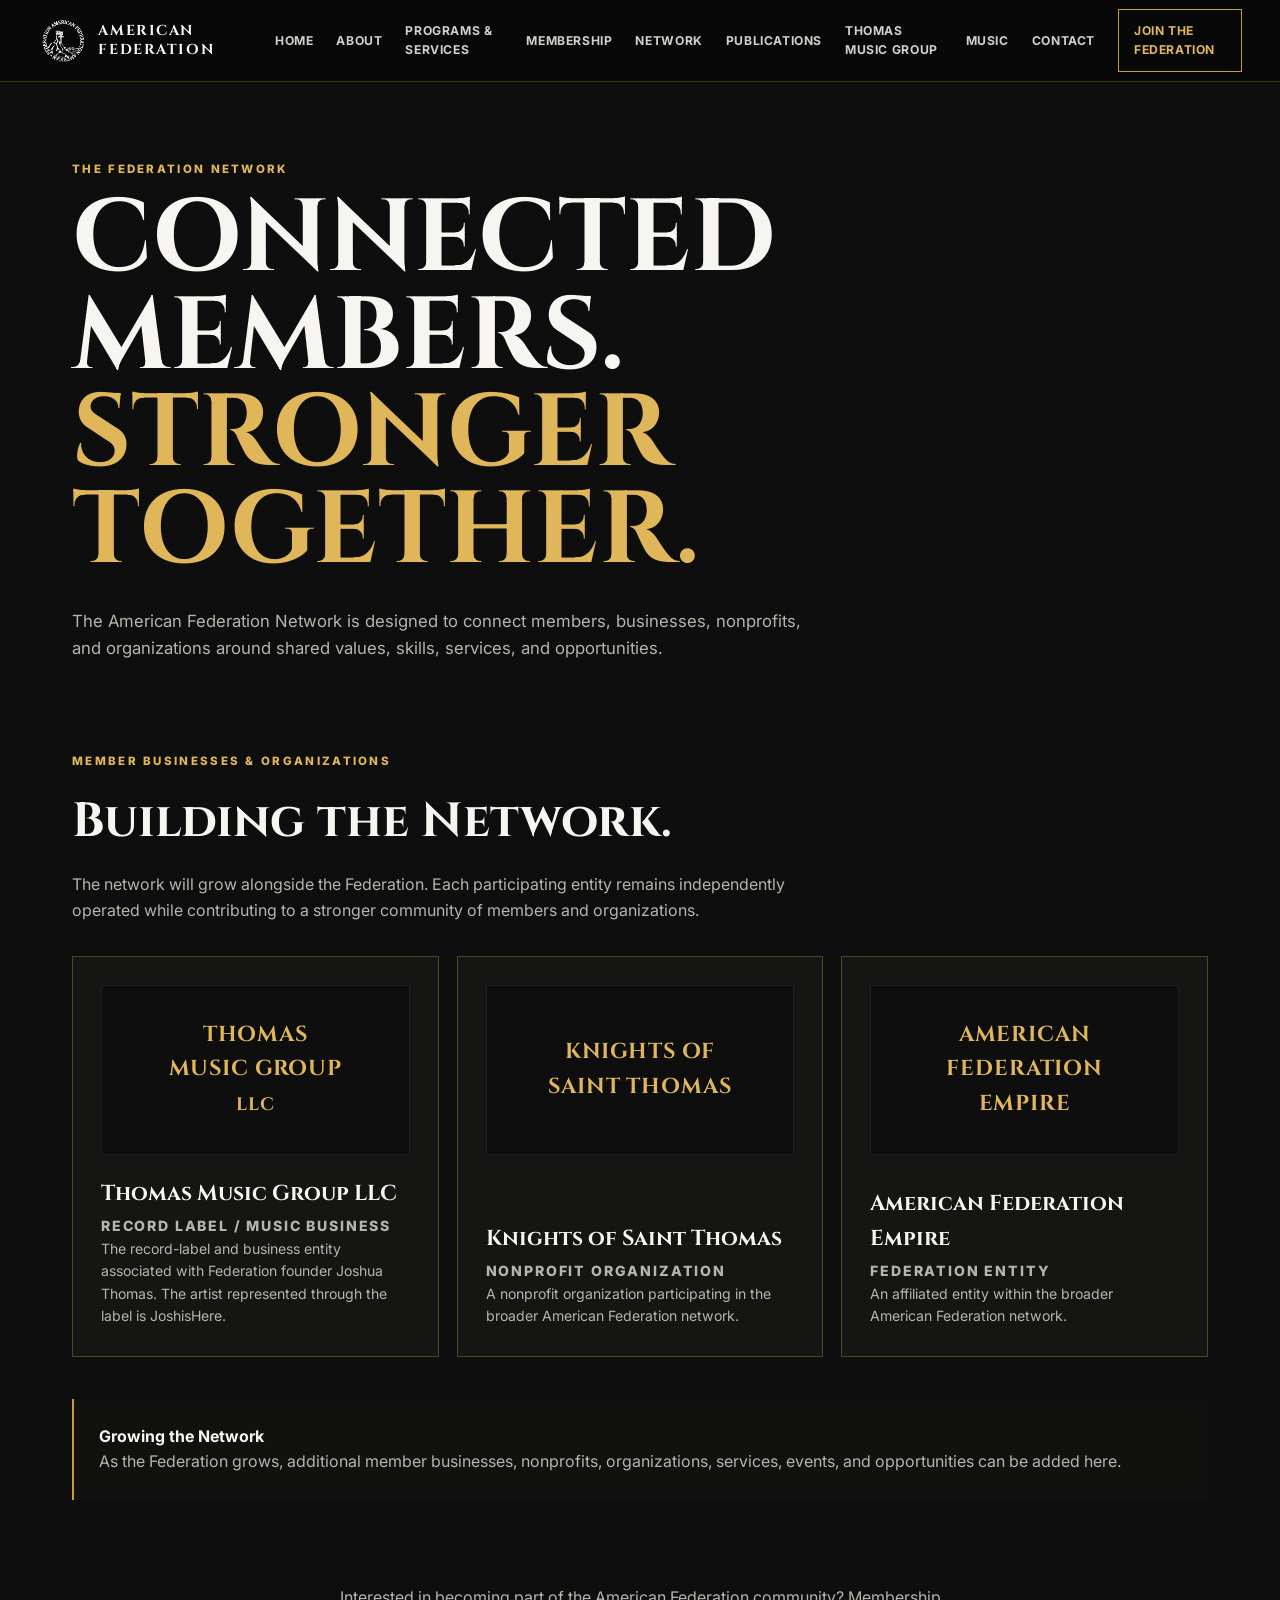
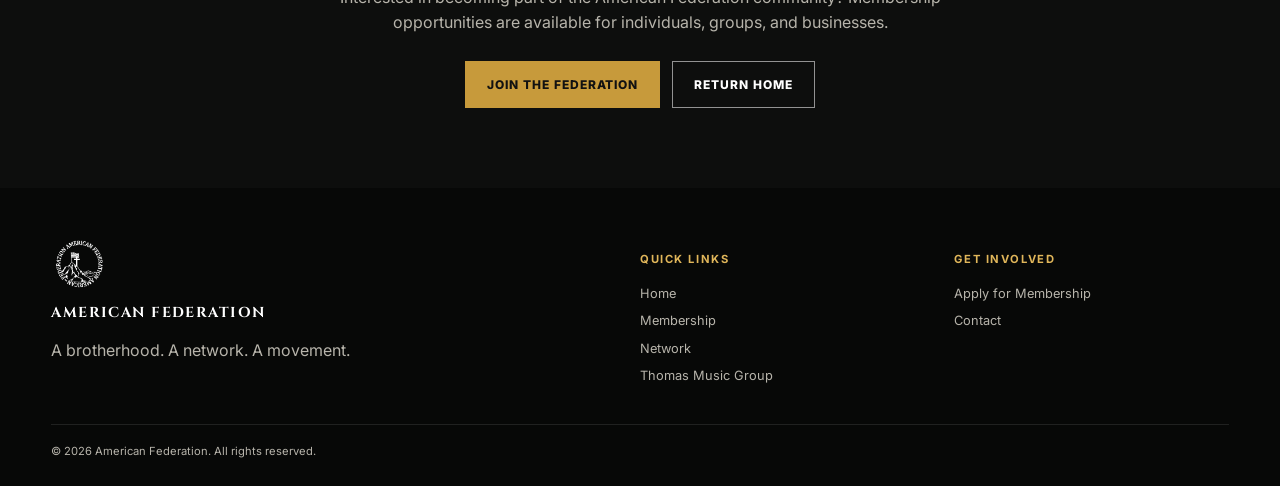
<file: network.html>
<!doctype html>
<html lang="en">
<head>
<meta charset="utf-8">
<meta name="viewport" content="width=device-width,initial-scale=1">

<meta name="description" content="The American Federation Network connects members, businesses, nonprofits, and affiliated organizations.">

<title>Federation Network | American Federation</title>

<link rel="stylesheet" href="styles.css">

<style>

/* =========================================
   AMERICAN FEDERATION NETWORK
   ========================================= */

.network-page {
  min-height: 100vh;
  background: #0d0e0d;
  color: #f7f5ef;
}

.network-hero {
  max-width: 1180px;
  margin: 0 auto;
  padding: 78px 22px 45px;
}

.network-hero .eyebrow {
  color: #e0b65a;
}

.network-hero h1 {
  margin: 0;
  max-width: 850px;
  font-family: Cinzel, Georgia, serif;
  font-size: clamp(3rem, 8vw, 6.5rem);
  line-height: .95;
}

.network-hero h1 span {
  color: #e0b65a;
}

.network-intro {
  max-width: 760px;
  margin: 28px 0 0;
  color: #b7b4ab;
  font-size: 1.05rem;
}

.network-section {
  max-width: 1180px;
  margin: 0 auto;
  padding: 45px 22px 85px;
}

.network-section h2 {
  font-family: Cinzel, Georgia, serif;
  font-size: clamp(1.8rem, 4vw, 3rem);
  margin: 0 0 12px;
}

.network-section-lede {
  max-width: 760px;
  color: #b7b4ab;
  margin: 0 0 32px;
}

.network-business-grid {
  display: grid;
  grid-template-columns: repeat(3, 1fr);
  gap: 18px;
}

.network-business-card {
  background: #151614;
  border: 1px solid rgba(199,154,59,.35);
  min-height: 330px;
  padding: 28px;
  display: flex;
  flex-direction: column;
  justify-content: space-between;
  transition: .2s ease;
}

.network-business-card:hover {
  transform: translateY(-3px);
  border-color: #e0b65a;
}

.network-logo-link {
  display: grid;
  place-items: center;
  min-height: 170px;
  border: 1px solid rgba(255,255,255,.07);
  background: #0d0e0d;
  padding: 22px;
  text-decoration: none;
}

.network-text-logo {
  color: #e0b65a;
  font-family: Cinzel, Georgia, serif;
  font-size: 1.35rem;
  font-weight: 700;
  text-align: center;
  letter-spacing: .04em;
}

.network-business-card h3 {
  font-family: Cinzel, Georgia, serif;
  font-size: 1.35rem;
  margin: 22px 0 4px;
}

.network-type {
  color: #e0b65a;
  font-size: .7rem;
  font-weight: 800;
  letter-spacing: .13em;
  text-transform: uppercase;
  margin: 0 0 12px;
}

.network-business-card p {
  color: #b7b4ab;
  font-size: .88rem;
  margin: 0;
  line-height: 1.6;
}

.network-note {
  margin-top: 42px;
  padding: 25px;
  border-left: 2px solid #c79a3b;
  background: #11120f;
  color: #b7b4ab;
}

.network-note strong {
  color: #f7f5ef;
}

.network-bottom {
  max-width: 1180px;
  margin: 0 auto;
  padding: 0 22px 80px;
  text-align: center;
}

.network-bottom p {
  color: #b7b4ab;
  max-width: 700px;
  margin: 0 auto 25px;
}

.network-buttons {
  display: flex;
  justify-content: center;
  gap: 12px;
  flex-wrap: wrap;
}

@media (max-width: 800px) {

  .network-business-grid {
    grid-template-columns: 1fr;
  }

}

@media (max-width: 600px) {

  .network-hero {
    padding: 58px 20px 35px;
  }

  .network-section {
    padding: 35px 20px 65px;
  }

  .network-business-card {
    min-height: 0;
  }

  .network-logo-link {
    min-height: 150px;
  }

  .network-bottom {
    padding: 0 20px 65px;
  }

}

</style>

</head>

<body>

<header class="site-header">

  <a class="brand" href="index.html" aria-label="American Federation home">

    <img
      src="american-federation-logo.png"
      alt="American Federation emblem">

    <span>AMERICAN FEDERATION</span>

  </a>

  <button
    class="menu-toggle"
    aria-label="Open menu"
    aria-expanded="false">

    ☰

  </button>

  <nav class="nav" aria-label="Main navigation">

    <a href="index.html">Home</a>

    <a href="about.html">About</a>

    <a href="programs.html">Programs &amp; Services</a>

    <a href="membership.html">Membership</a>

    <a href="network.html" aria-current="page">Network</a>

    <a href="index.html#publications">Publications</a>

    <a href="music.html">Thomas Music Group</a>

    <a href="music.html">Music</a>

    <a href="contact.html">Contact</a>

    <a class="nav-cta" href="membership.html">
      Join the Federation
    </a>

  </nav>

</header>


<main class="network-page">


<section class="network-hero">

  <p class="eyebrow">
    THE FEDERATION NETWORK
  </p>

  <h1>
    CONNECTED MEMBERS.<br>
    <span>STRONGER TOGETHER.</span>
  </h1>

  <p class="network-intro">

    The American Federation Network is designed to connect
    members, businesses, nonprofits, and organizations around
    shared values, skills, services, and opportunities.

  </p>

</section>


<section class="network-section">

  <p class="eyebrow">
    MEMBER BUSINESSES &amp; ORGANIZATIONS
  </p>

  <h2>
    Building the Network.
  </h2>

  <p class="network-section-lede">

    The network will grow alongside the Federation. Each
    participating entity remains independently operated while
    contributing to a stronger community of members and
    organizations.

  </p>


  <div class="network-business-grid">


    <!-- THOMAS MUSIC GROUP -->

    <article class="network-business-card">

      <a
        class="network-logo-link"
        href="index.html"
        aria-label="Return to American Federation home">

        <div class="network-text-logo">

          THOMAS<br>
          MUSIC GROUP<br>
          <small>LLC</small>

        </div>

      </a>

      <div>

        <h3>
          Thomas Music Group LLC
        </h3>

        <p class="network-type">
          Record Label / Music Business
        </p>

        <p>

          The record-label and business entity associated
          with Federation founder Joshua Thomas. The artist
          represented through the label is JoshisHere.

        </p>

      </div>

    </article>


    <!-- KNIGHTS OF SAINT THOMAS -->

    <article class="network-business-card">

      <a
        class="network-logo-link"
        href="index.html"
        aria-label="Return to American Federation home">

        <div class="network-text-logo">

          KNIGHTS OF<br>
          SAINT THOMAS

        </div>

      </a>

      <div>

        <h3>
          Knights of Saint Thomas
        </h3>

        <p class="network-type">
          Nonprofit Organization
        </p>

        <p>

          A nonprofit organization participating in the
          broader American Federation network.

        </p>

      </div>

    </article>


    <!-- AMERICAN FEDERATION EMPIRE -->

    <article class="network-business-card">

      <a
        class="network-logo-link"
        href="index.html"
        aria-label="Return to American Federation home">

        <div class="network-text-logo">

          AMERICAN<br>
          FEDERATION<br>
          EMPIRE

        </div>

      </a>

      <div>

        <h3>
          American Federation Empire
        </h3>

        <p class="network-type">
          Federation Entity
        </p>

        <p>

          An affiliated entity within the broader
          American Federation network.

        </p>

      </div>

    </article>


  </div>


  <div class="network-note">

    <strong>
      Growing the Network
    </strong>

    <br>

    As the Federation grows, additional member businesses,
    nonprofits, organizations, services, events, and
    opportunities can be added here.

  </div>

</section>


<section class="network-bottom">

  <p>

    Interested in becoming part of the American Federation
    community? Membership opportunities are available for
    individuals, groups, and businesses.

  </p>

  <div class="network-buttons">

    <a
      class="button button-gold"
      href="membership.html">

      Join the Federation

    </a>

    <a
      class="button button-outline"
      href="index.html">

      Return Home

    </a>

  </div>

</section>


</main>


<footer class="footer">

  <div class="footer-top">

    <div class="footer-brand">

      <img
        src="american-federation-logo.png"
        alt="">

      <strong>
        AMERICAN FEDERATION
      </strong>

      <p>
        A brotherhood. A network. A movement.
      </p>

    </div>


    <div>

      <h4>
        QUICK LINKS
      </h4>

      <a href="index.html">
        Home
      </a>

      <a href="membership.html">
        Membership
      </a>

      <a href="network.html">
        Network
      </a>

      <a href="music.html">
        Thomas Music Group
      </a>

    </div>


    <div>

      <h4>
        GET INVOLVED
      </h4>

      <a href="membership.html">
        Apply for Membership
      </a>

      <a href="contact.html">
        Contact
      </a>

    </div>

  </div>


  <p class="copyright">

    © <span id="year"></span>
    American Federation. All rights reserved.

  </p>

</footer>


<script src="script.js"></script>

<script>
document.getElementById("year").textContent =
  new Date().getFullYear();
</script>

</body>
</html>
</file>
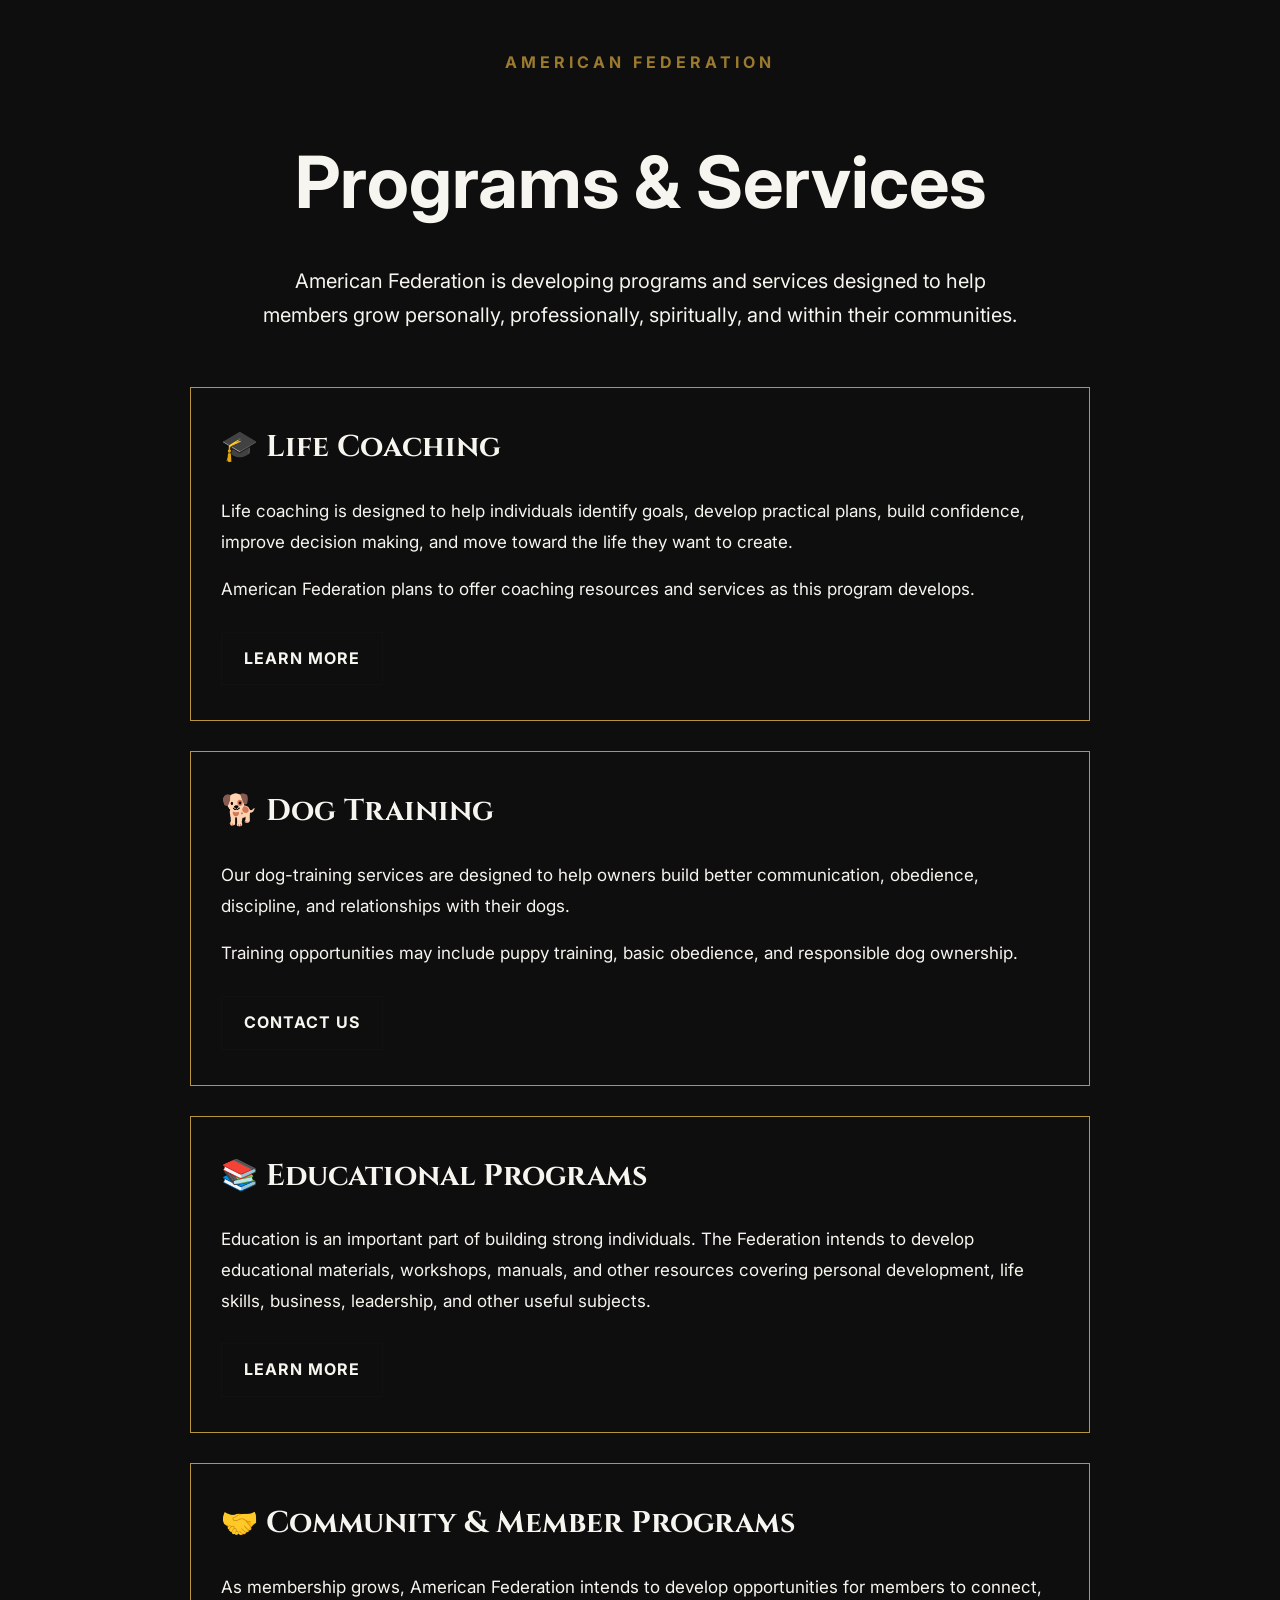
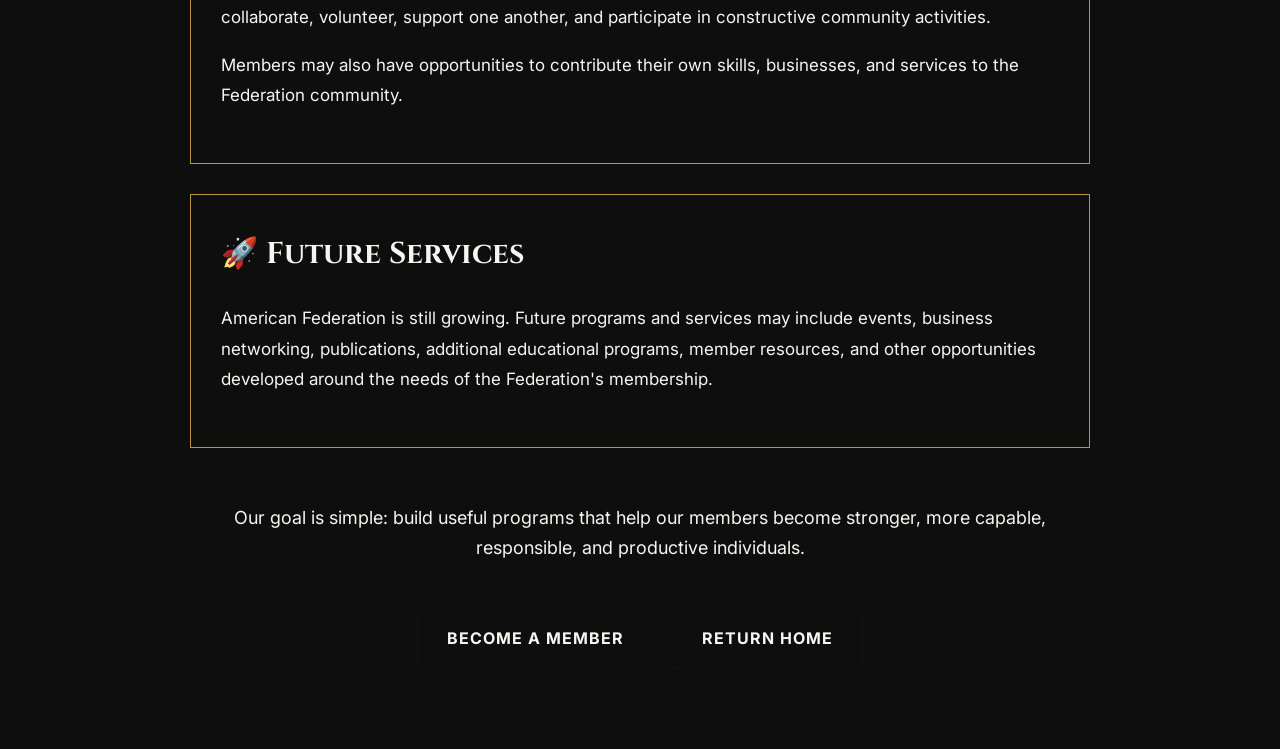
<file: programs.html>
<!DOCTYPE html>
<html lang="en">
<head>
  <meta charset="UTF-8">
  <meta name="viewport" content="width=device-width, initial-scale=1.0">

  <title>Programs & Services | American Federation</title>

  <link rel="stylesheet" href="styles.css">

  <style>
    .programs-page {
      max-width: 950px;
      margin: 0 auto;
      padding: 50px 25px 80px;
      text-align: center;
    }

    .programs-label {
      color: #9b7a2f;
      font-weight: 700;
      letter-spacing: 4px;
      text-transform: uppercase;
      margin-bottom: 20px;
    }

    .programs-page h1 {
      font-size: clamp(42px, 8vw, 72px);
      margin-bottom: 25px;
    }

    .programs-intro {
      max-width: 760px;
      margin: 0 auto 55px;
      font-size: 20px;
      line-height: 1.7;
    }

    .program-card {
      text-align: left;
      border: 1px solid #b8943c;
      padding: 35px 30px;
      margin: 30px 0;
    }

    .program-card h2 {
      margin-top: 0;
      font-size: 30px;
    }

    .program-card p {
      font-size: 17px;
      line-height: 1.8;
    }

    .program-card a {
      display: inline-block;
      margin-top: 10px;
      padding: 13px 22px;
      border: 1px solid #111;
      text-decoration: none;
      font-weight: 700;
      letter-spacing: 1px;
    }

    .program-card a:hover {
      opacity: 0.7;
    }

    .programs-footer {
      margin-top: 55px;
      font-size: 18px;
      line-height: 1.7;
    }

    .program-buttons {
      margin-top: 45px;
      display: flex;
      justify-content: center;
      gap: 20px;
      flex-wrap: wrap;
    }

    .program-buttons a {
      padding: 16px 28px;
      border: 1px solid #111;
      text-decoration: none;
      font-weight: 700;
      letter-spacing: 1px;
    }
  </style>
</head>

<body>

  <main class="programs-page">

    <div class="programs-label">
      American Federation
    </div>

    <h1>Programs & Services</h1>

    <p class="programs-intro">
      American Federation is developing programs and services designed
      to help members grow personally, professionally, spiritually,
      and within their communities.
    </p>

    <section class="program-card">
      <h2>🎓 Life Coaching</h2>

      <p>
        Life coaching is designed to help individuals identify goals,
        develop practical plans, build confidence, improve decision
        making, and move toward the life they want to create.
      </p>

      <p>
        American Federation plans to offer coaching resources and
        services as this program develops.
      </p>

      <a href="contact.html">LEARN MORE</a>
    </section>

    <section class="program-card">
      <h2>🐕 Dog Training</h2>

      <p>
        Our dog-training services are designed to help owners build
        better communication, obedience, discipline, and relationships
        with their dogs.
      </p>

      <p>
        Training opportunities may include puppy training, basic
        obedience, and responsible dog ownership.
      </p>

      <a href="contact.html">CONTACT US</a>
    </section>

    <section class="program-card">
      <h2>📚 Educational Programs</h2>

      <p>
        Education is an important part of building strong individuals.
        The Federation intends to develop educational materials,
        workshops, manuals, and other resources covering personal
        development, life skills, business, leadership, and other
        useful subjects.
      </p>

      <a href="contact.html">LEARN MORE</a>
    </section>

    <section class="program-card">
      <h2>🤝 Community & Member Programs</h2>

      <p>
        As membership grows, American Federation intends to develop
        opportunities for members to connect, collaborate, volunteer,
        support one another, and participate in constructive community
        activities.
      </p>

      <p>
        Members may also have opportunities to contribute their own
        skills, businesses, and services to the Federation community.
      </p>
    </section>

    <section class="program-card">
      <h2>🚀 Future Services</h2>

      <p>
        American Federation is still growing. Future programs and
        services may include events, business networking, publications,
        additional educational programs, member resources, and other
        opportunities developed around the needs of the Federation's
        membership.
      </p>
    </section>

    <p class="programs-footer">
      Our goal is simple: build useful programs that help our members
      become stronger, more capable, responsible, and productive
      individuals.
    </p>

    <div class="program-buttons">
      <a href="membership.html">BECOME A MEMBER</a>
      <a href="index.html">RETURN HOME</a>
    </div>

  </main>

</body>
</html>
</file>
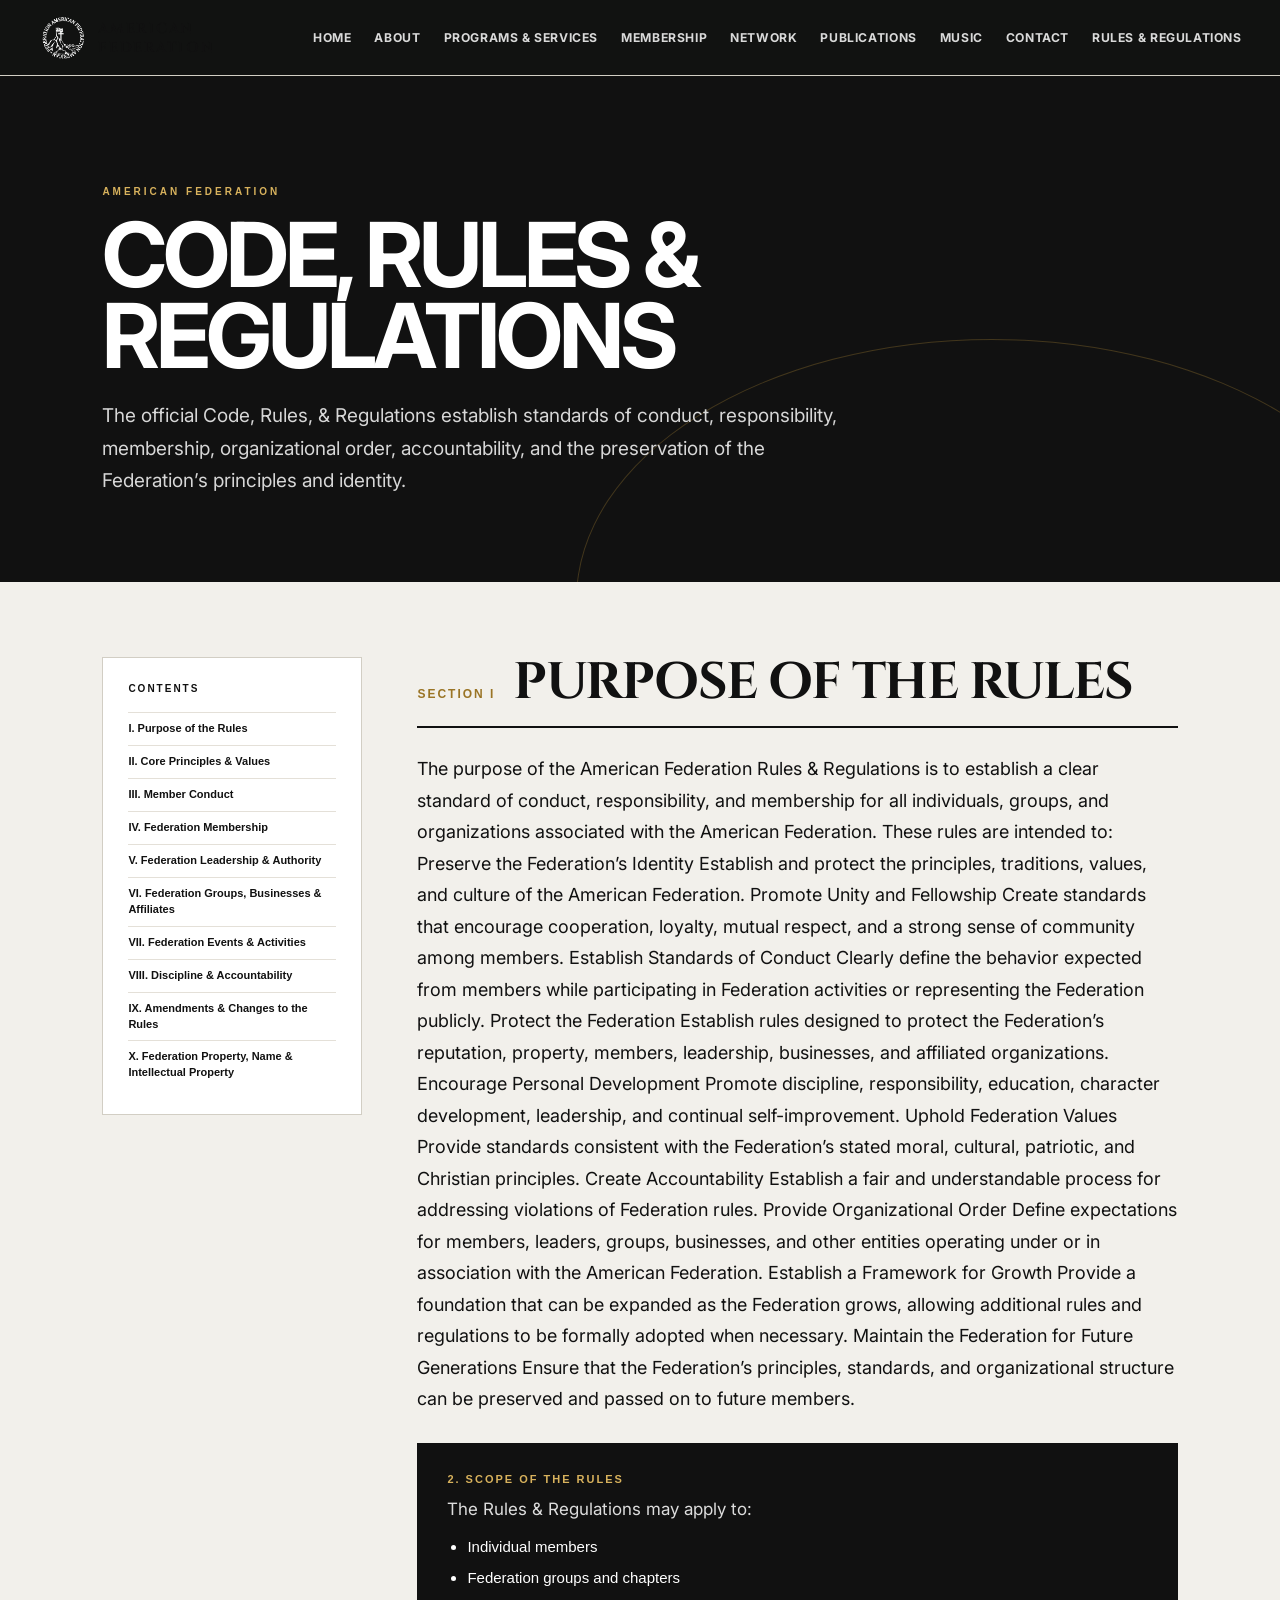
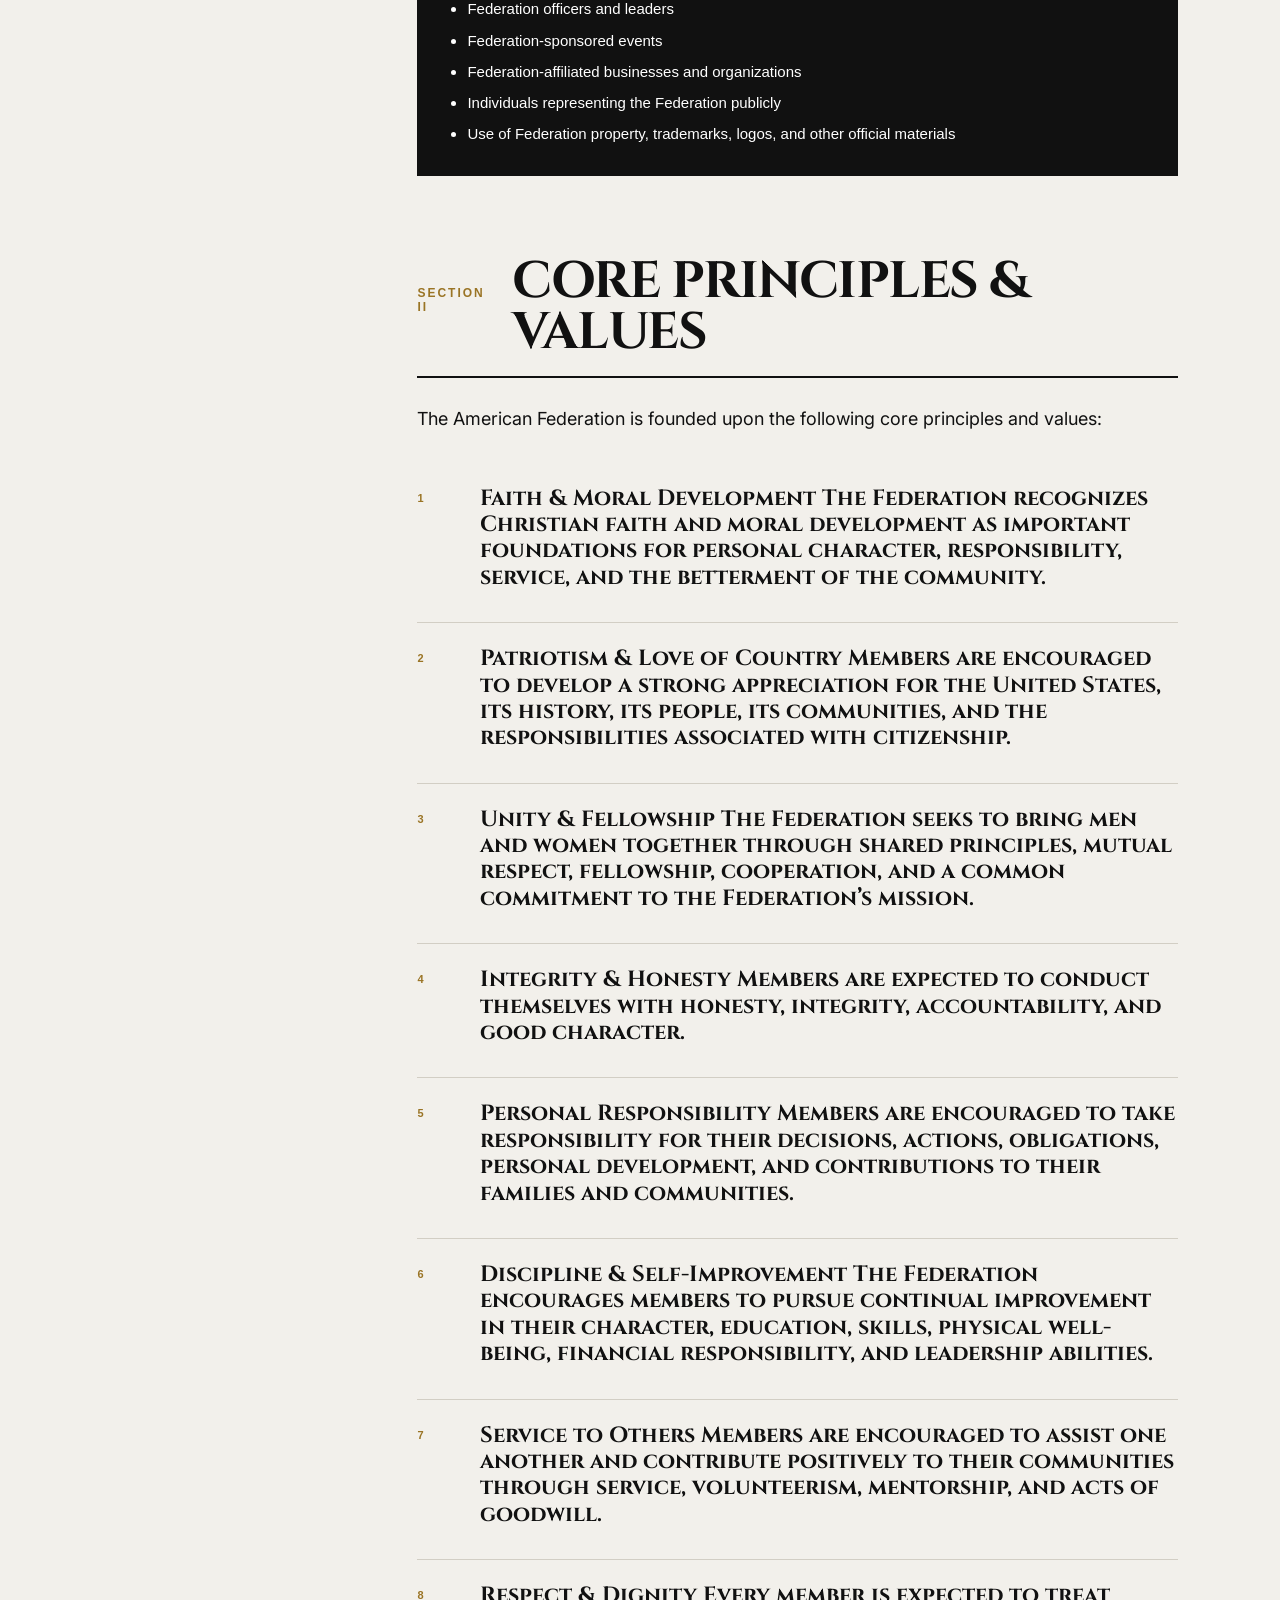
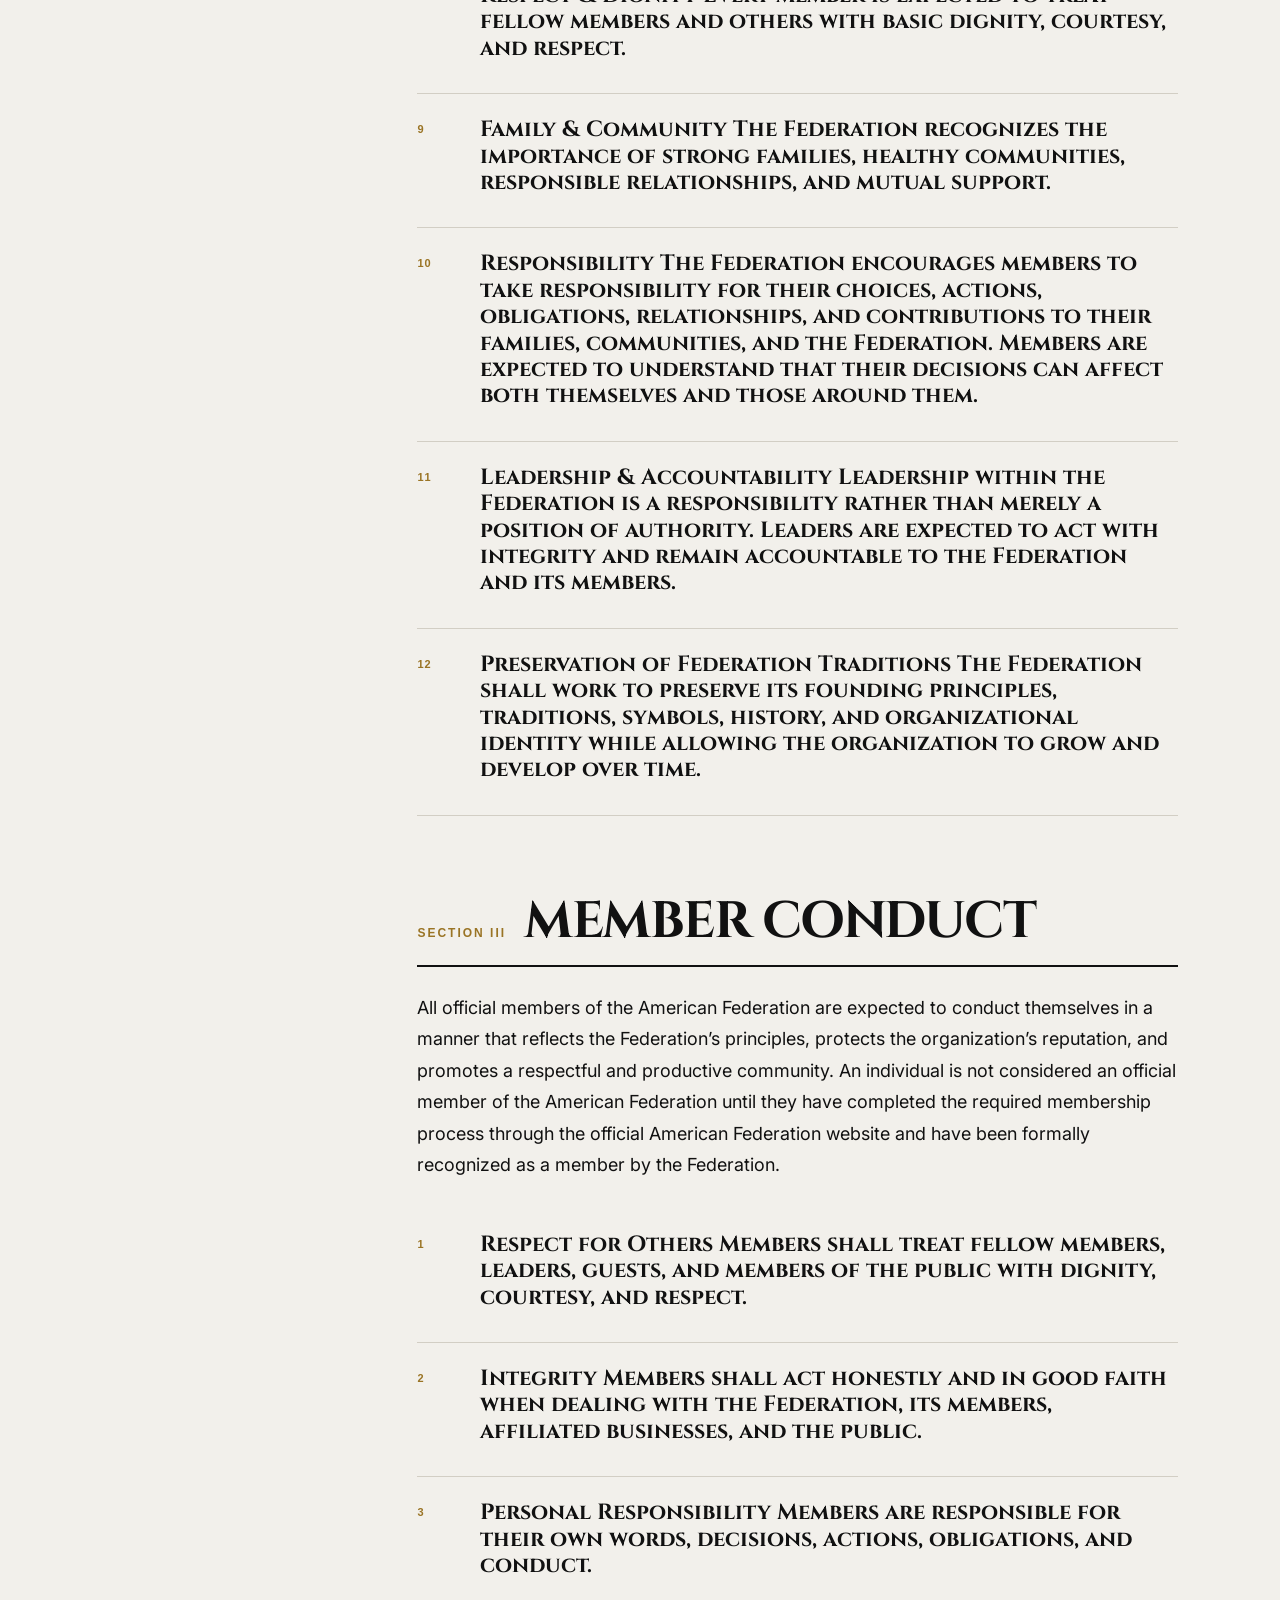
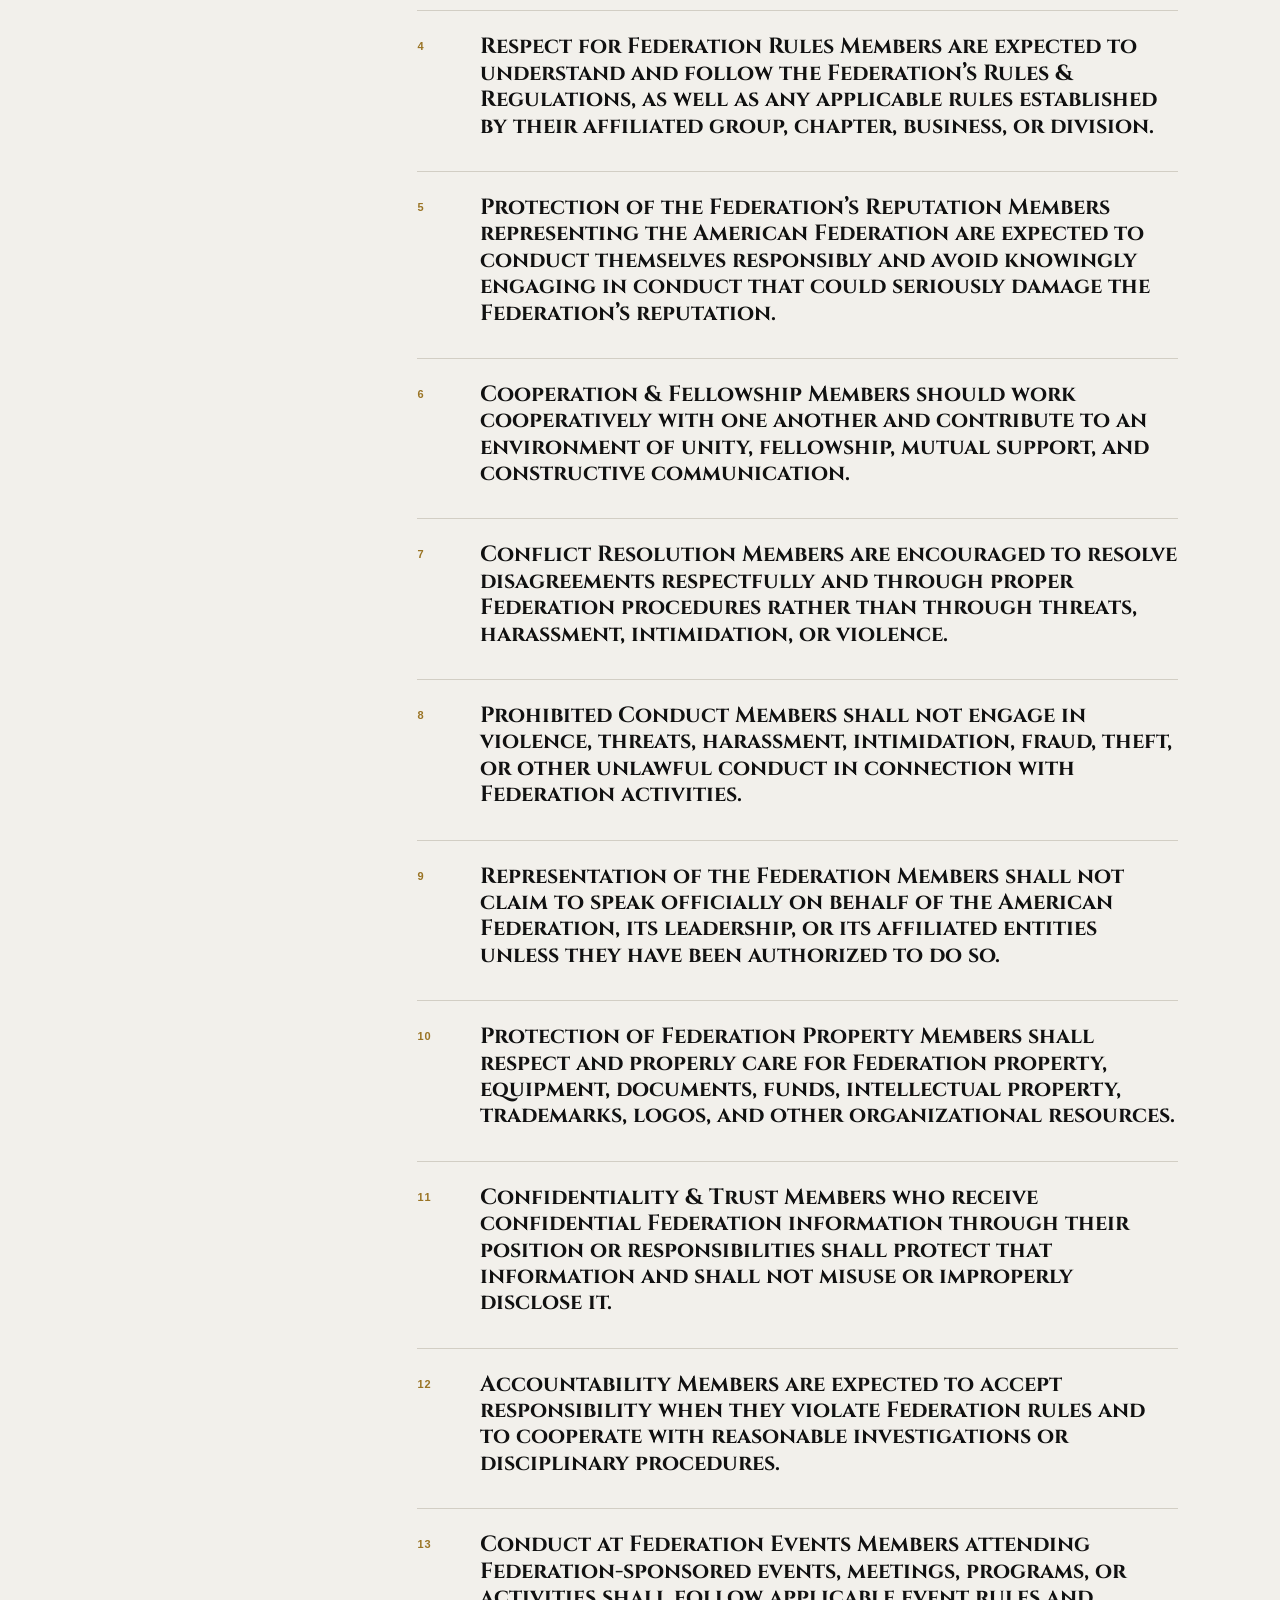
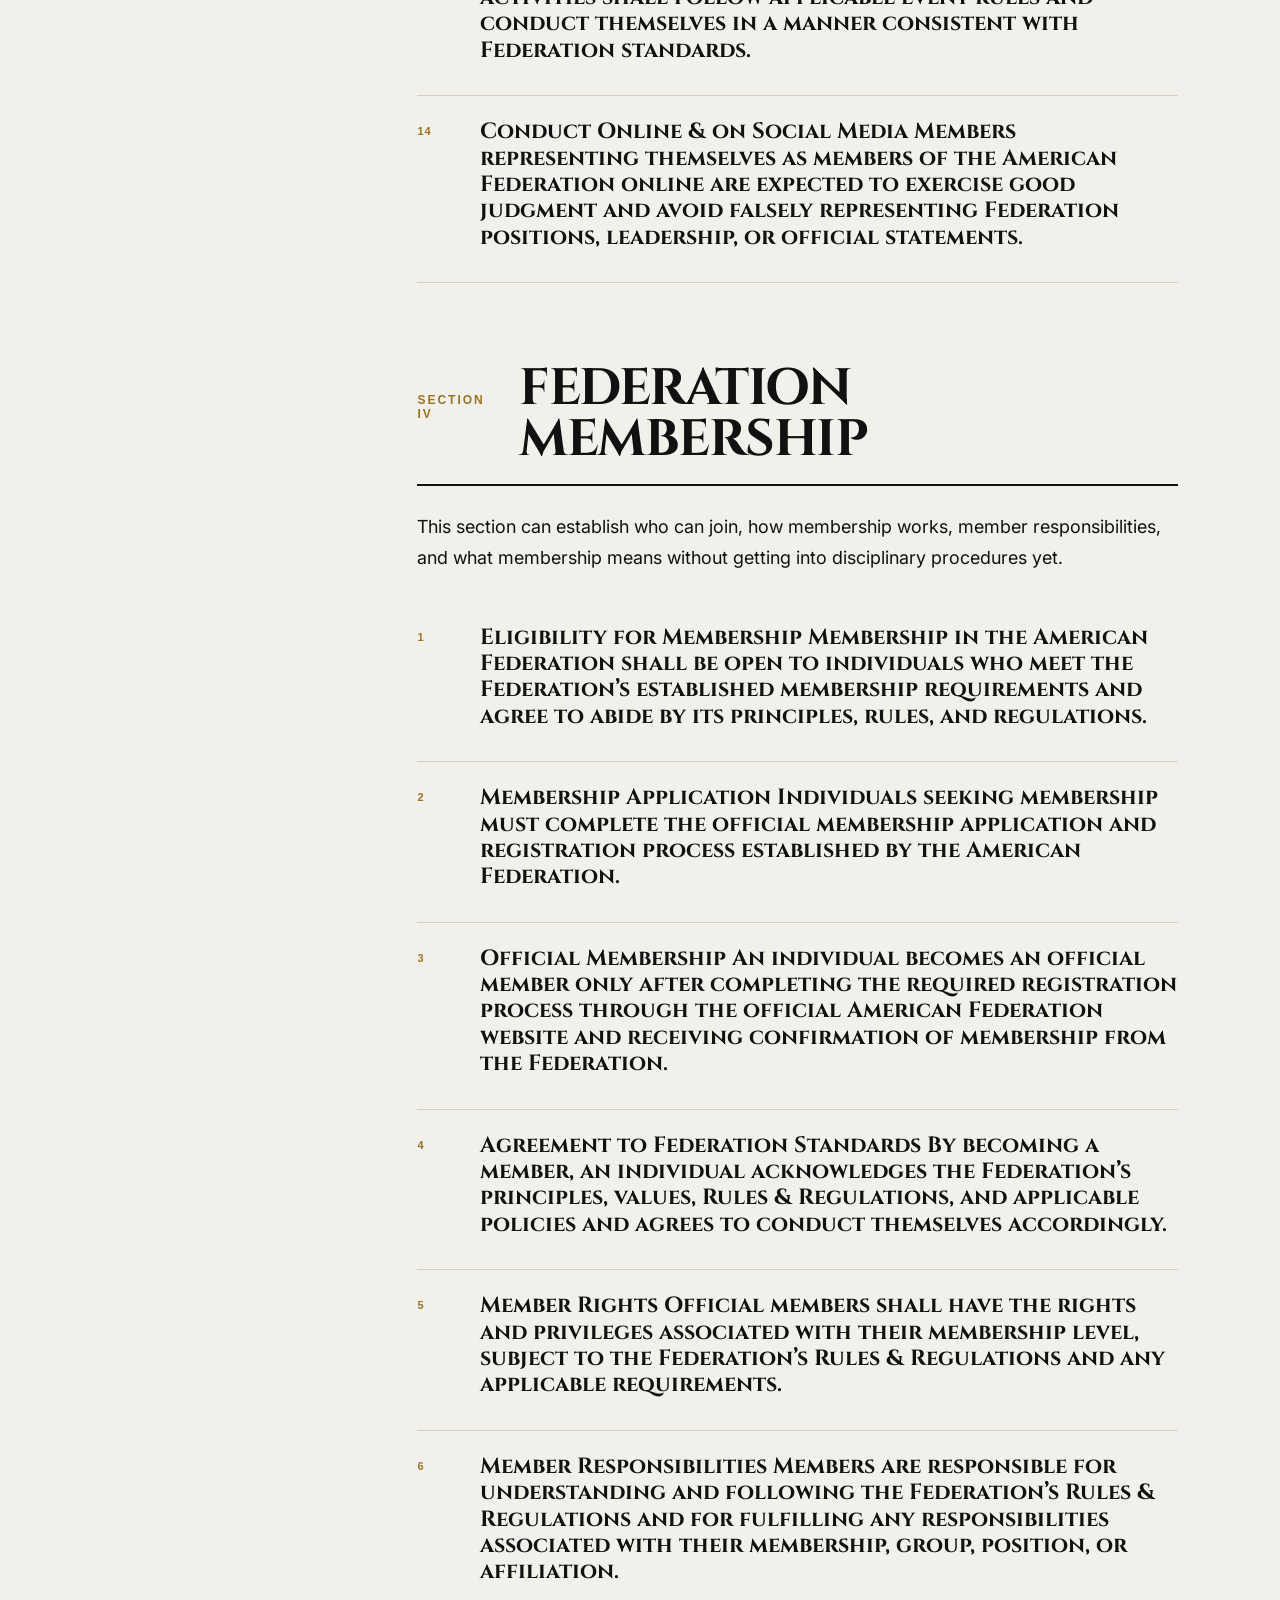
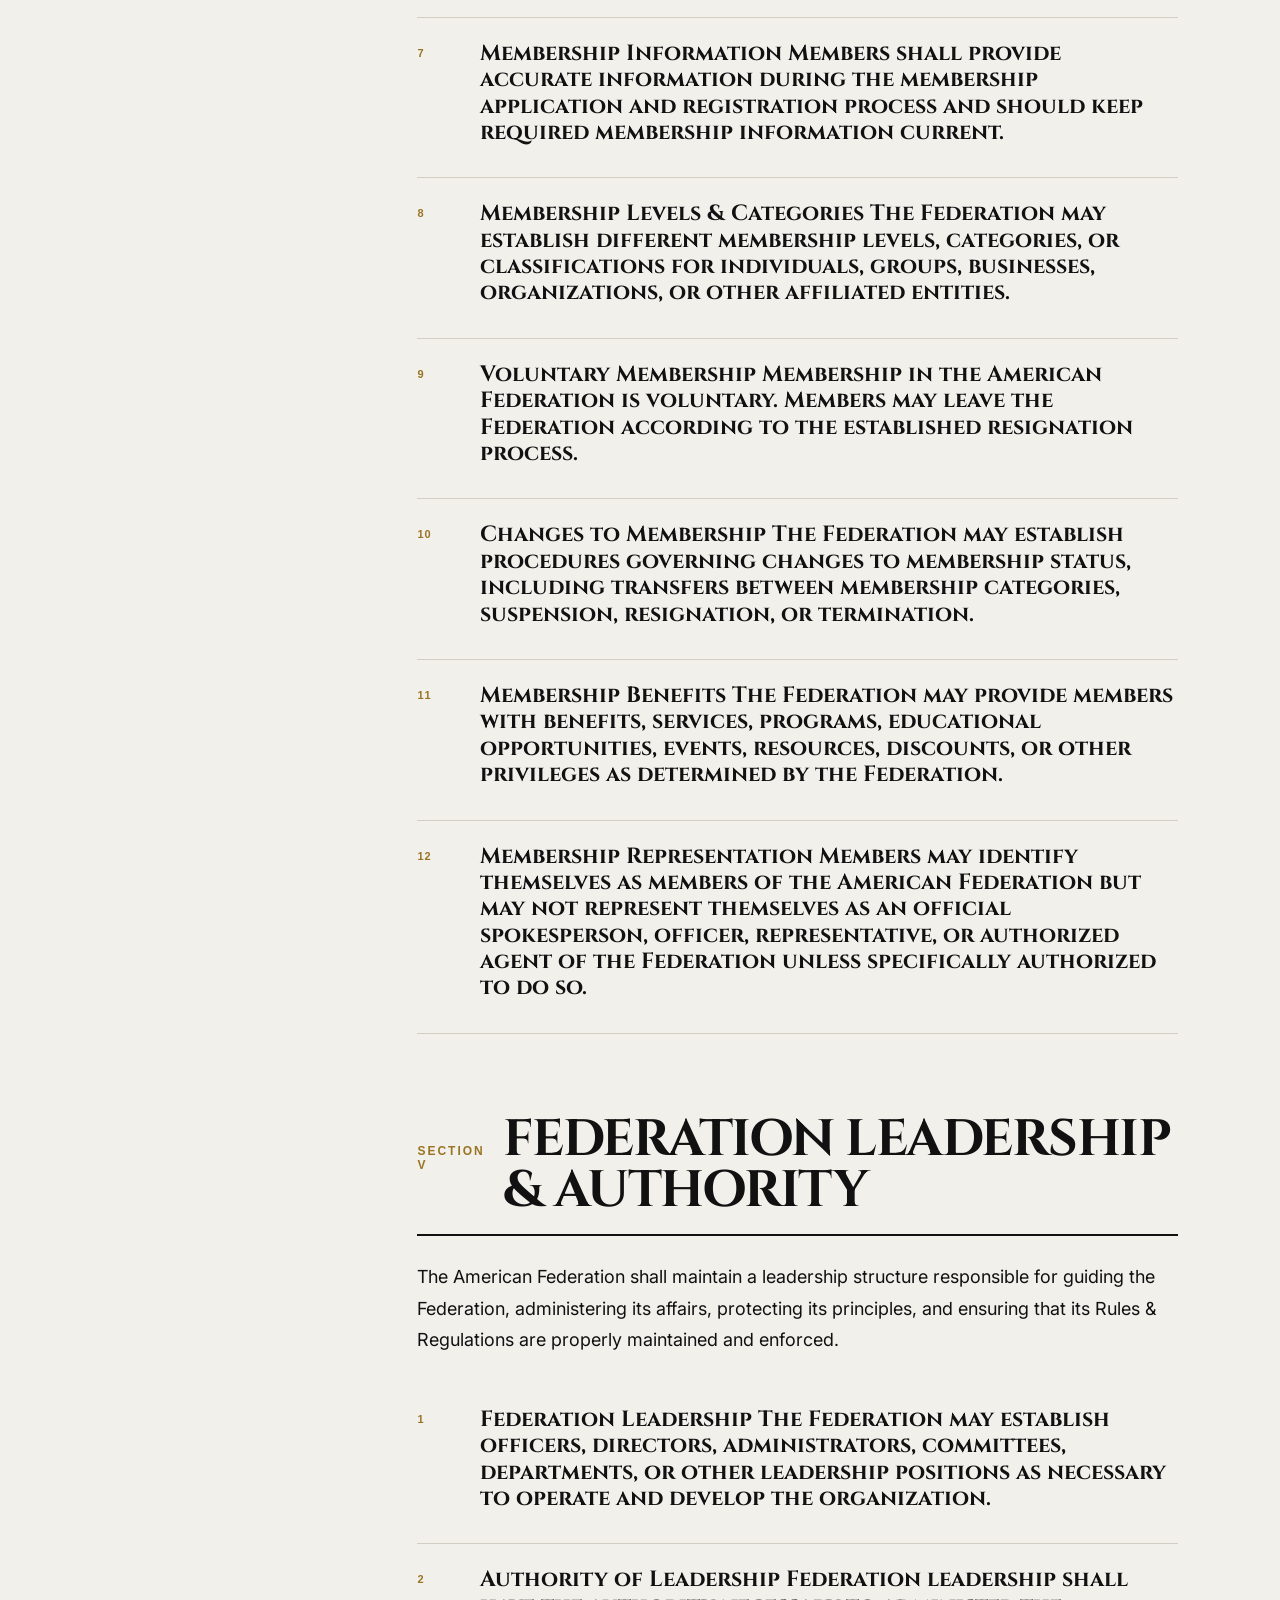
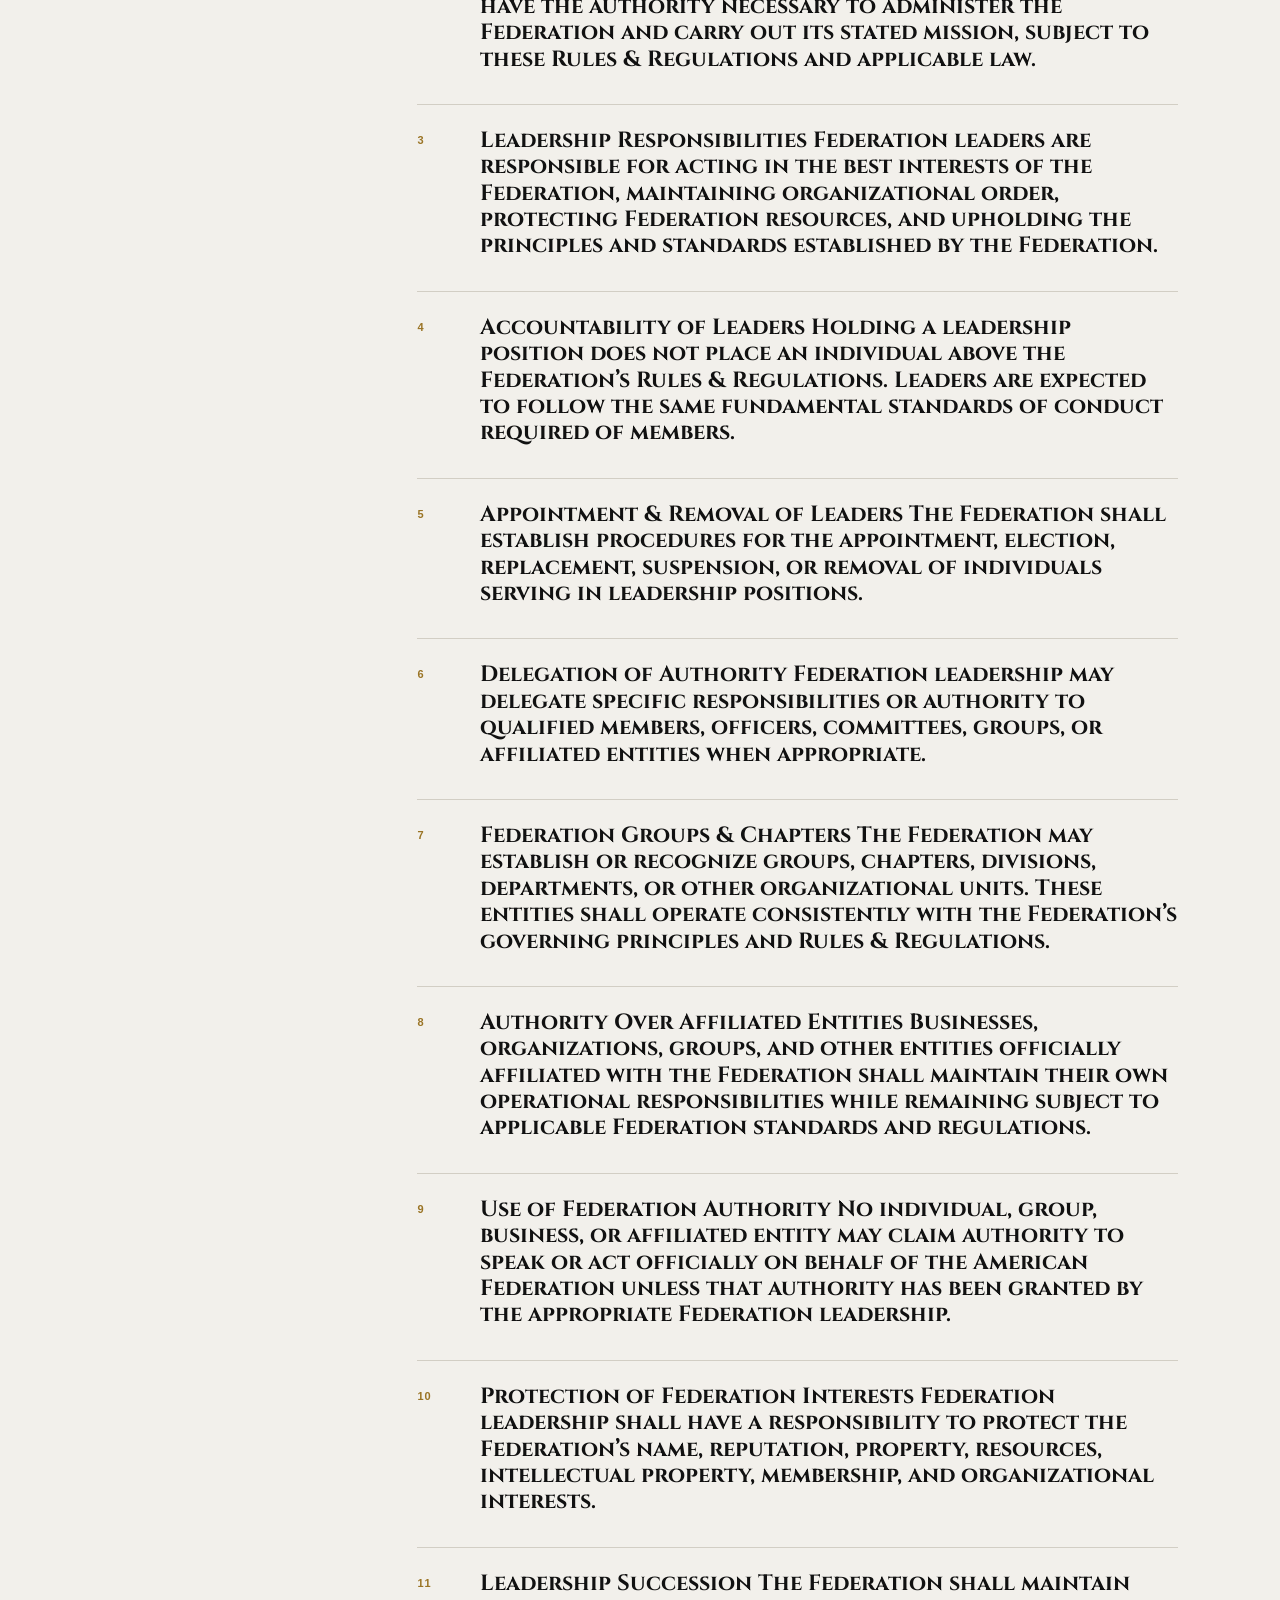
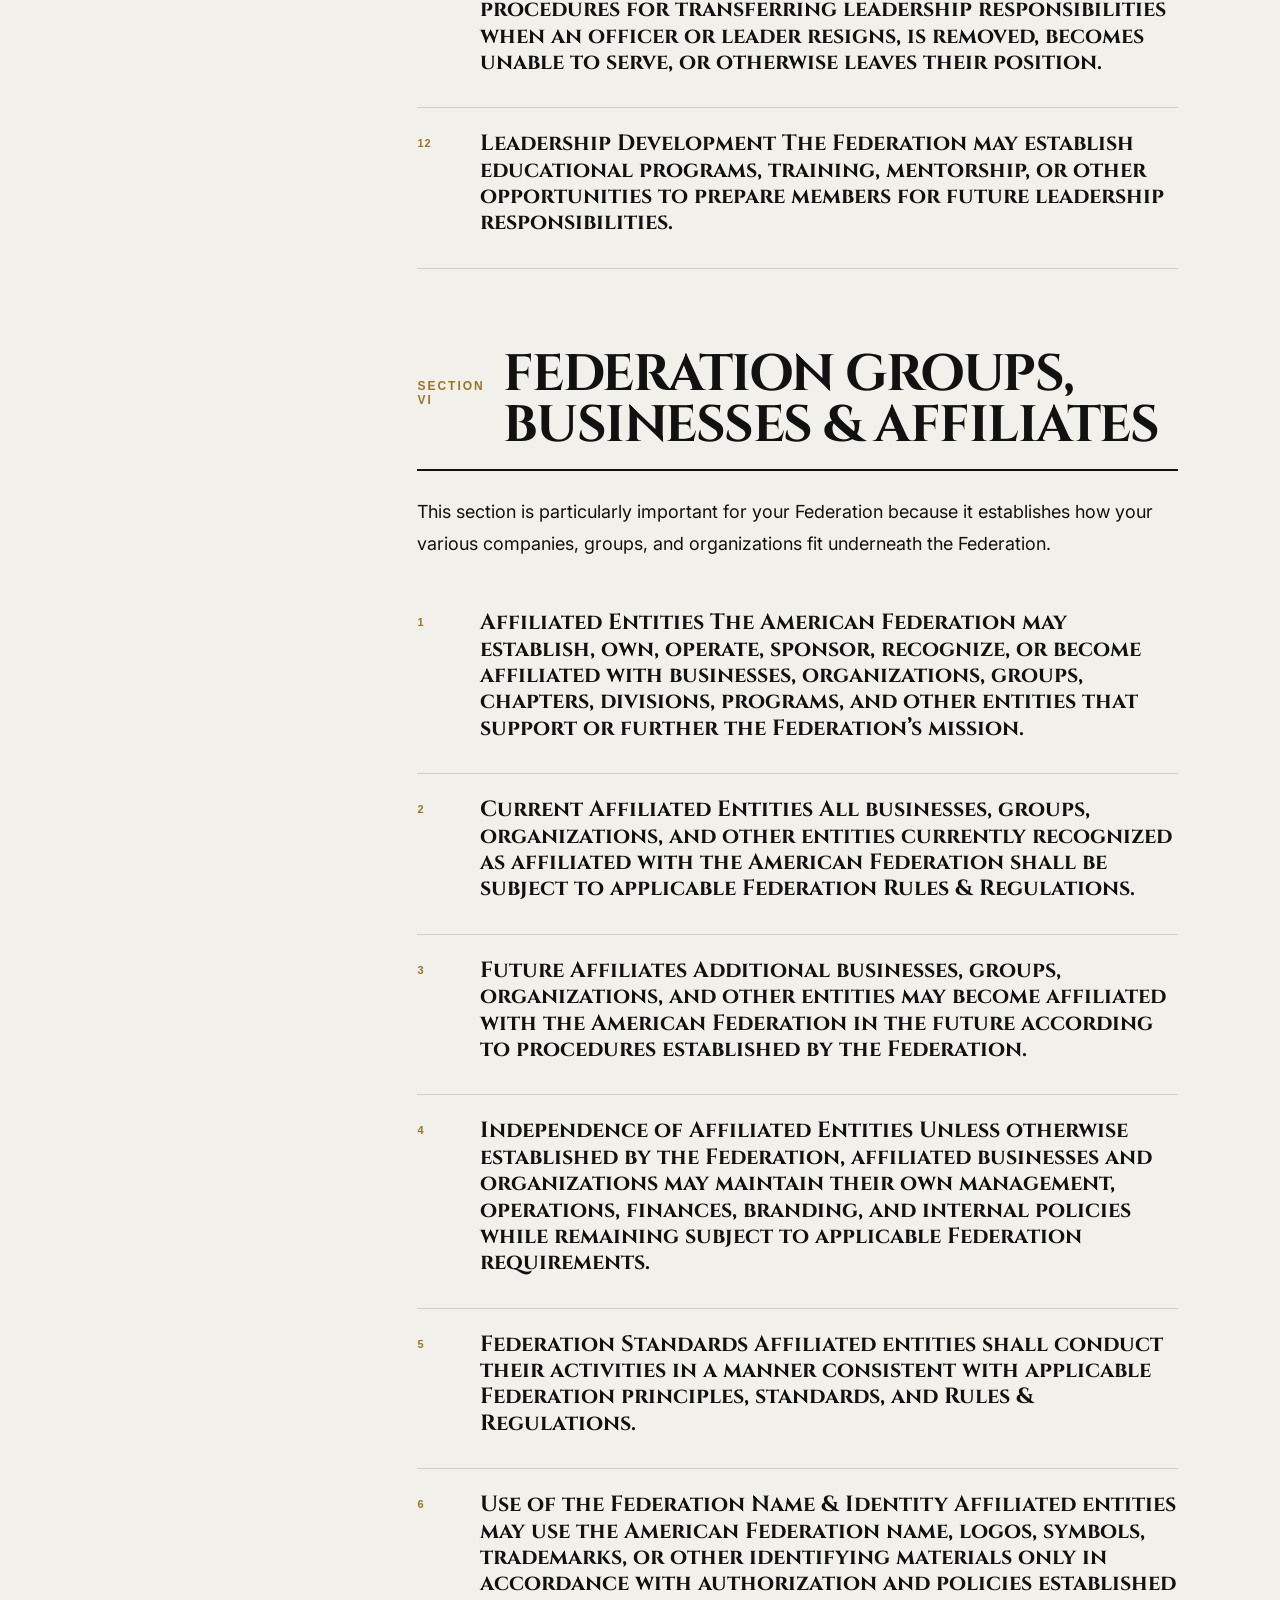
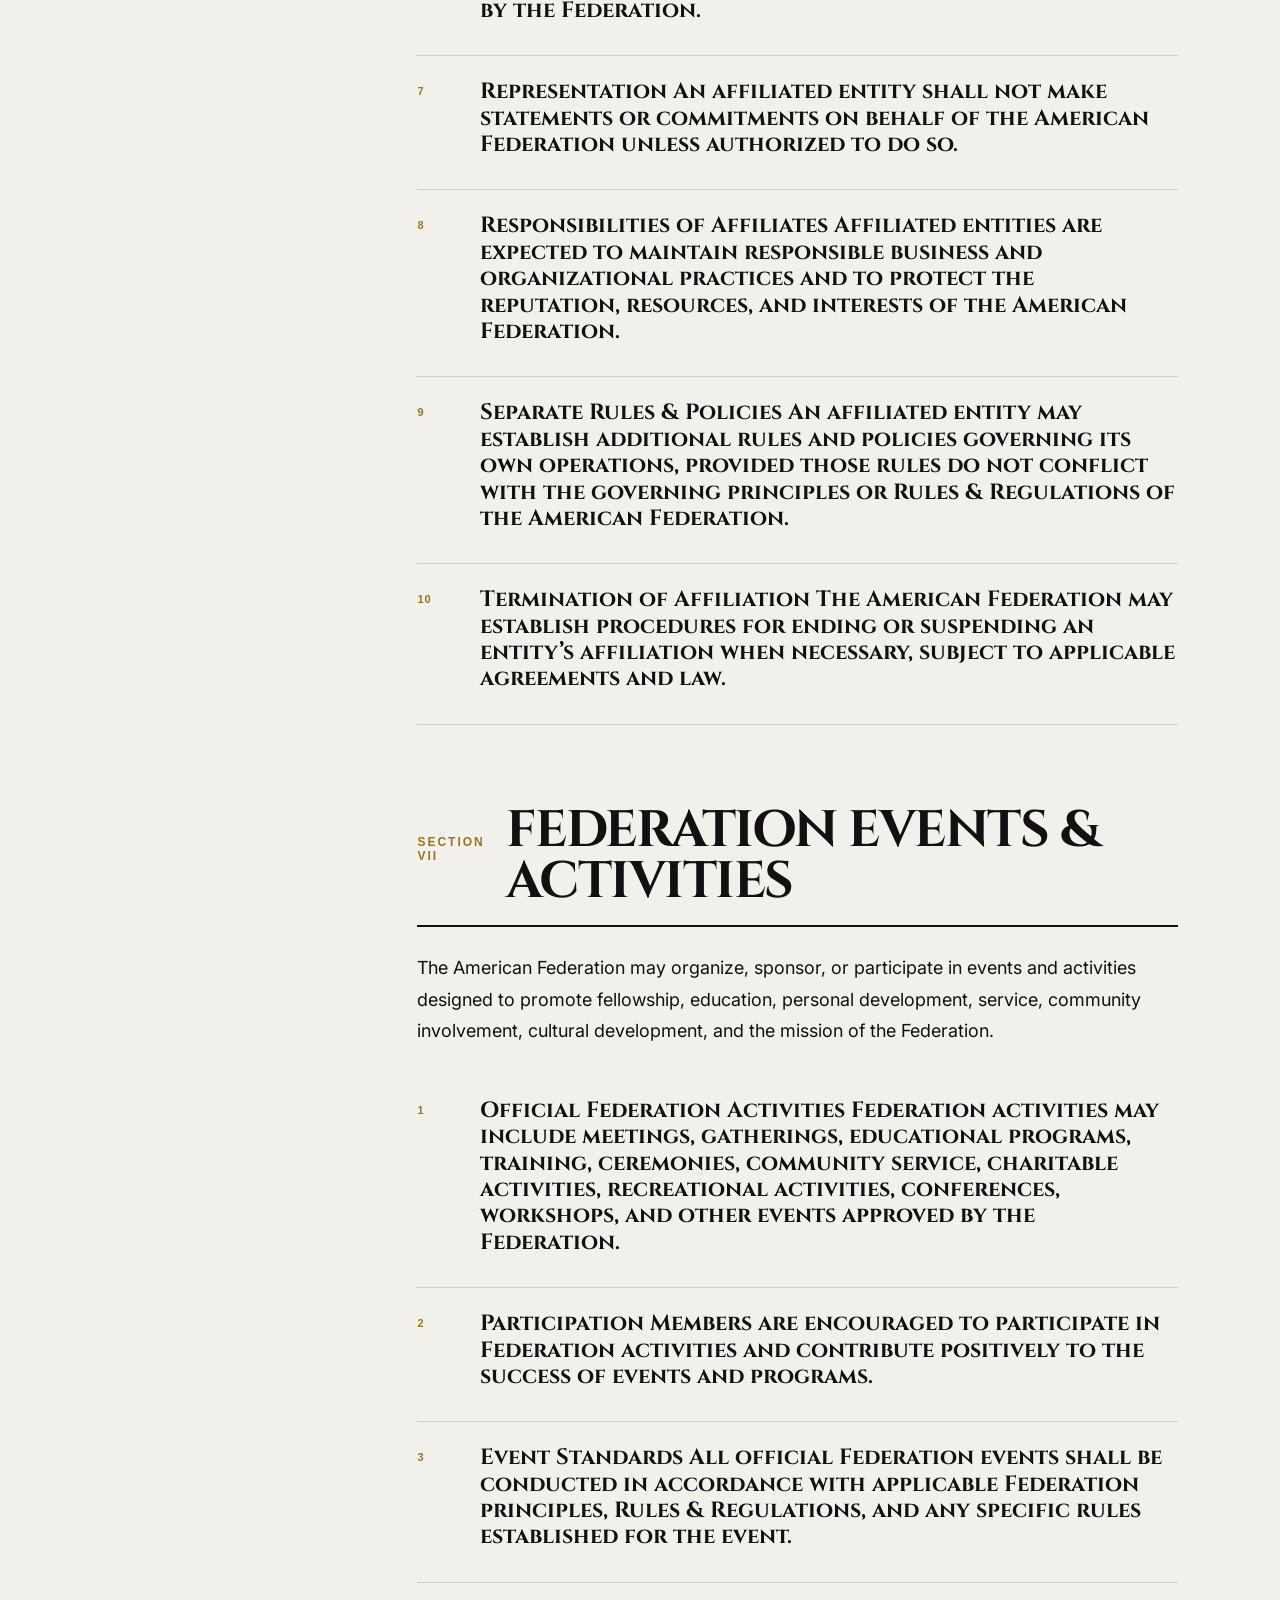
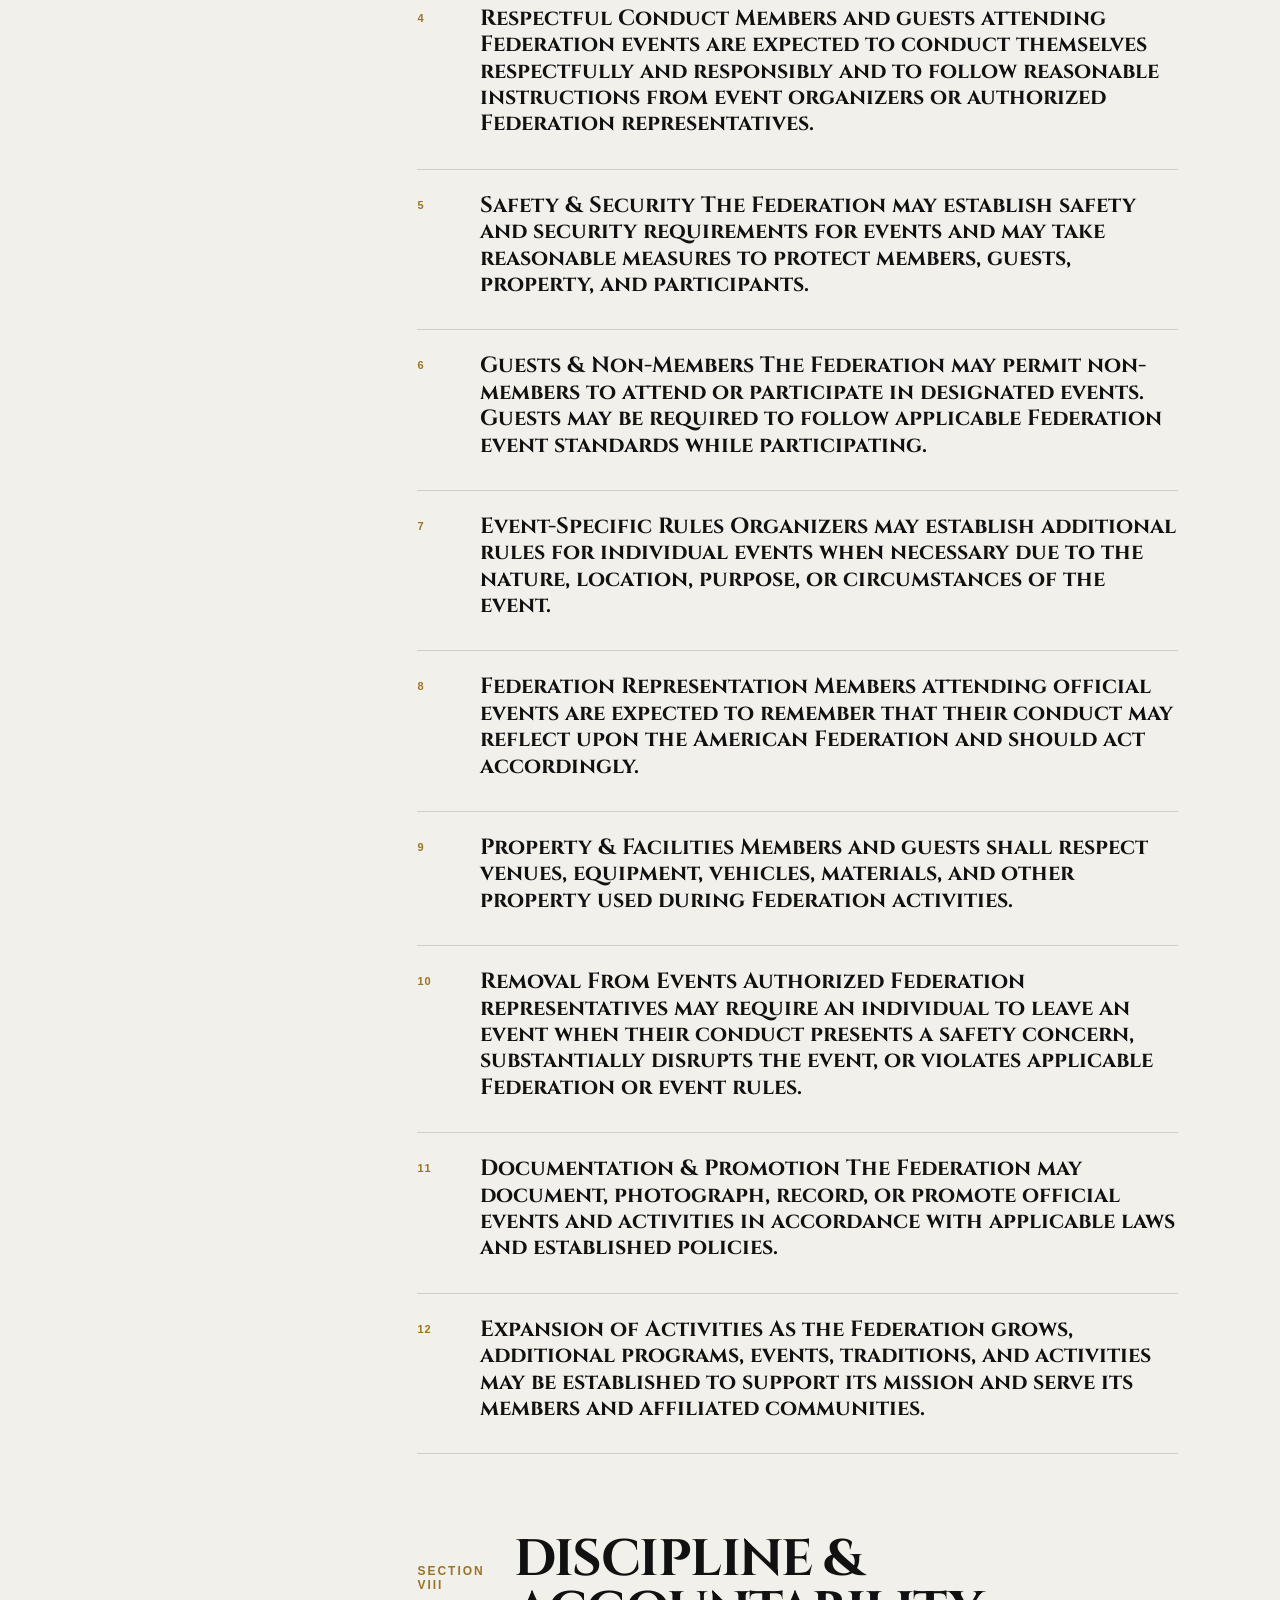
<file: rules.html>
<!DOCTYPE html>
<html lang="en">
<head>
<meta charset="UTF-8">
<meta name="viewport" content="width=device-width, initial-scale=1.0">
<meta name="description" content="American Federation Code, Rules, & Regulations.">
<title>Code, Rules & Regulations | American Federation</title>
<link rel="stylesheet" href="styles.css">
<style>
:root{--ink:#111;--paper:#f2f0eb;--gold:#b48a35;--line:#d2cec4;--soft:#ebe8e1}
body{background:var(--paper);color:var(--ink)}
.rules-hero{background:#111;color:#fff;padding:110px 8vw 85px;position:relative;overflow:hidden}
.rules-hero:after{content:"";position:absolute;inset:auto -10% -55% 45%;height:520px;border:1px solid rgba(180,138,53,.3);border-radius:50%}
.rules-hero-inner{position:relative;z-index:1;max-width:1050px}
.rules-kicker{font:800 10px Arial,sans-serif;letter-spacing:3px;color:#d8b25d}
.rules-hero h1{font-size:clamp(48px,7vw,92px);line-height:.9;letter-spacing:-4px;text-transform:uppercase;margin:18px 0 24px;max-width:900px}
.rules-hero p{font-size:19px;line-height:1.7;max-width:760px;color:#d7d7d7;margin:0}
.rules-wrap{display:grid;grid-template-columns:260px 1fr;gap:55px;max-width:1280px;margin:0 auto;padding:75px 8vw}
.rules-toc{position:sticky;top:100px;align-self:start;background:#fff;border:1px solid var(--line);padding:25px}
.rules-toc h2{font:800 10px Arial,sans-serif;letter-spacing:2px;text-transform:uppercase;margin:0 0 18px}
.rules-toc a{display:block;text-decoration:none;font:700 11px Arial,sans-serif;line-height:1.45;padding:8px 0;border-top:1px solid #e4e0d8}
.rules-toc a:hover{color:#8d671d}
.rule-section{scroll-margin-top:100px;margin-bottom:80px}
.rule-section-header{border-bottom:2px solid var(--ink);padding-bottom:18px;margin-bottom:25px;display:flex;gap:18px;align-items:baseline}
.rule-section-number{font:800 12px Arial,sans-serif;letter-spacing:2px;color:#9a7425}
.rule-section h2{font-size:clamp(32px,4vw,52px);line-height:1;margin:0;letter-spacing:-1.5px;text-transform:uppercase}
.rule-intro{font-size:18px;line-height:1.75;max-width:900px;margin:0 0 28px}
.scope-box{background:#111;color:#fff;padding:30px;margin:25px 0 35px}
.scope-box h3{font:800 11px Arial,sans-serif;letter-spacing:2px;text-transform:uppercase;color:#d8b25d;margin:0 0 10px}
.scope-box p{font-size:17px;line-height:1.65;margin:0 0 12px;color:#ddd}
.scope-box ul{margin:0;padding-left:20px;display:grid;gap:8px;font:15px Arial,sans-serif;line-height:1.55}
.rule-item{display:grid;grid-template-columns:48px 1fr;gap:15px;padding:23px 0;border-bottom:1px solid var(--line)}
.rule-number{font:800 11px Arial,sans-serif;letter-spacing:1px;color:#9a7425;padding-top:6px}
.rule-item h3{font-size:22px;margin:0 0 8px;line-height:1.2}
.rule-item p{font-size:16px;line-height:1.75;margin:0;max-width:900px}
.rule-item ul{margin:12px 0 0;padding-left:22px;font-size:16px;line-height:1.7}
.rules-end{background:#111;color:#fff;padding:65px 8vw;text-align:center}
.rules-end h2{font-size:40px;margin:0 0 12px;letter-spacing:-1px;text-transform:uppercase}
.rules-end p{font:15px Arial,sans-serif;line-height:1.7;color:#ccc;margin:0 auto 25px;max-width:650px}
.rules-end .button{color:#fff;border-color:#fff}
@media(max-width:900px){.rules-wrap{grid-template-columns:1fr;padding:55px 7vw}.rules-toc{position:relative;top:auto}.rules-hero{padding:80px 7vw 65px}.rule-section{scroll-margin-top:80px}}
@media(max-width:560px){.rule-section-header{display:block}.rule-section-number{display:block;margin-bottom:8px}.rule-item{grid-template-columns:34px 1fr}.rule-item h3{font-size:20px}.rule-item p,.rule-item ul{font-size:15px}}
.nav a {
  color: #ffffff;
}
</style>
</head>
<body>
<header class="site-header">
  <a class="brand" href="index.html">
    <img src="american-federation-logo.png" alt="American Federation emblem">
    <span>AMERICAN<br>FEDERATION</span>
  </a>
  <button class="menu-toggle" aria-label="Open navigation">☰</button>
  <nav class="nav">
    <a href="index.html">Home</a>
    <a href="about.html">About</a>
    <a href="programs.html">Programs &amp; Services</a>
    <a href="membership.html">Membership</a>
    <a href="network.html">Network</a>
    <a href="publications.html">Publications</a>
    <a href="music.html">Music</a>
    <a href="contact.html">Contact</a>
    <a href="rules.html">Rules &amp; Regulations</a>
  </nav>
</header>

<main>
<section class="rules-hero">
  <div class="rules-hero-inner">
    <div class="rules-kicker">AMERICAN FEDERATION</div>
    <h1>Code, Rules &amp; Regulations</h1>
    <p>The official Code, Rules, &amp; Regulations establish standards of conduct, responsibility, membership, organizational order, accountability, and the preservation of the Federation’s principles and identity.</p>
  </div>
</section>

<div class="rules-wrap">
  <aside class="rules-toc" aria-label="Rules and Regulations table of contents">
    <h2>Contents</h2>

<a href="#section-I">I. Purpose of the Rules</a>
<a href="#section-II">II. Core Principles &amp; Values</a>
<a href="#section-III">III. Member Conduct</a>
<a href="#section-IV">IV. Federation Membership</a>
<a href="#section-V">V. Federation Leadership &amp; Authority</a>
<a href="#section-VI">VI. Federation Groups, Businesses &amp; Affiliates</a>
<a href="#section-VII">VII. Federation Events &amp; Activities</a>
<a href="#section-VIII">VIII. Discipline &amp; Accountability</a>
<a href="#section-IX">IX. Amendments &amp; Changes to the Rules</a>
<a href="#section-X">X. Federation Property, Name &amp; Intellectual Property</a>
  </aside>
  <div class="rules-content">

<section class="rule-section" id="section-I">
<div class="rule-section-header"><div class="rule-section-number">SECTION I</div><h2>Purpose of the Rules</h2></div>
<p class="rule-intro">The purpose of the American Federation Rules &amp; Regulations is to establish a clear standard of conduct, responsibility, and membership for all individuals, groups, and organizations associated with the American Federation. These rules are intended to: Preserve the Federation’s Identity
Establish and protect the principles, traditions, values, and culture of the American Federation. Promote Unity and Fellowship
Create standards that encourage cooperation, loyalty, mutual respect, and a strong sense of community among members. Establish Standards of Conduct
Clearly define the behavior expected from members while participating in Federation activities or representing the Federation publicly. Protect the Federation
Establish rules designed to protect the Federation’s reputation, property, members, leadership, businesses, and affiliated organizations. Encourage Personal Development
Promote discipline, responsibility, education, character development, leadership, and continual self-improvement. Uphold Federation Values
Provide standards consistent with the Federation’s stated moral, cultural, patriotic, and Christian principles. Create Accountability
Establish a fair and understandable process for addressing violations of Federation rules. Provide Organizational Order
Define expectations for members, leaders, groups, businesses, and other entities operating under or in association with the American Federation. Establish a Framework for Growth
Provide a foundation that can be expanded as the Federation grows, allowing additional rules and regulations to be formally adopted when necessary. Maintain the Federation for Future Generations
Ensure that the Federation’s principles, standards, and organizational structure can be preserved and passed on to future members.</p>
<div class="scope-box">
<h3>2. Scope of the Rules</h3>
<p>The Rules &amp; Regulations may apply to:</p>
<ul>
<li>Individual members</li>
<li>Federation groups and chapters</li>
<li>Federation officers and leaders</li>
<li>Federation-sponsored events</li>
<li>Federation-affiliated businesses and organizations</li>
<li>Individuals representing the Federation publicly</li>
<li>Use of Federation property, trademarks, logos, and other official materials</li>
</ul></div>
</section>
<section class="rule-section" id="section-II">
<div class="rule-section-header"><div class="rule-section-number">SECTION II</div><h2>Core Principles &amp; Values</h2></div>
<p class="rule-intro">The American Federation is founded upon the following core principles and values:</p>
<article class="rule-item"><div class="rule-number">1</div><div><h3>Faith &amp; Moral Development
The Federation recognizes Christian faith and moral development as important foundations for personal character, responsibility, service, and the betterment of the community.</h3></div></article>
<article class="rule-item"><div class="rule-number">2</div><div><h3>Patriotism &amp; Love of Country
Members are encouraged to develop a strong appreciation for the United States, its history, its people, its communities, and the responsibilities associated with citizenship.</h3></div></article>
<article class="rule-item"><div class="rule-number">3</div><div><h3>Unity &amp; Fellowship
The Federation seeks to bring men and women together through shared principles, mutual respect, fellowship, cooperation, and a common commitment to the Federation’s mission.</h3></div></article>
<article class="rule-item"><div class="rule-number">4</div><div><h3>Integrity &amp; Honesty
Members are expected to conduct themselves with honesty, integrity, accountability, and good character.</h3></div></article>
<article class="rule-item"><div class="rule-number">5</div><div><h3>Personal Responsibility
Members are encouraged to take responsibility for their decisions, actions, obligations, personal development, and contributions to their families and communities.</h3></div></article>
<article class="rule-item"><div class="rule-number">6</div><div><h3>Discipline &amp; Self-Improvement
The Federation encourages members to pursue continual improvement in their character, education, skills, physical well-being, financial responsibility, and leadership abilities.</h3></div></article>
<article class="rule-item"><div class="rule-number">7</div><div><h3>Service to Others
Members are encouraged to assist one another and contribute positively to their communities through service, volunteerism, mentorship, and acts of goodwill.</h3></div></article>
<article class="rule-item"><div class="rule-number">8</div><div><h3>Respect &amp; Dignity
Every member is expected to treat fellow members and others with basic dignity, courtesy, and respect.</h3></div></article>
<article class="rule-item"><div class="rule-number">9</div><div><h3>Family &amp; Community
The Federation recognizes the importance of strong families, healthy communities, responsible relationships, and mutual support.</h3></div></article>
<article class="rule-item"><div class="rule-number">10</div><div><h3>Responsibility
The Federation encourages members to take responsibility for their choices, actions, obligations, relationships, and contributions to their families, communities, and the Federation. Members are expected to understand that their decisions can affect both themselves and those around them.</h3></div></article>
<article class="rule-item"><div class="rule-number">11</div><div><h3>Leadership &amp; Accountability
Leadership within the Federation is a responsibility rather than merely a position of authority. Leaders are expected to act with integrity and remain accountable to the Federation and its members.</h3></div></article>
<article class="rule-item"><div class="rule-number">12</div><div><h3>Preservation of Federation Traditions
The Federation shall work to preserve its founding principles, traditions, symbols, history, and organizational identity while allowing the organization to grow and develop over time.</h3></div></article>
</section>
<section class="rule-section" id="section-III">
<div class="rule-section-header"><div class="rule-section-number">SECTION III</div><h2>Member Conduct</h2></div>
<p class="rule-intro">All official members of the American Federation are expected to conduct themselves in a manner that reflects the Federation’s principles, protects the organization’s reputation, and promotes a respectful and productive community. An individual is not considered an official member of the American Federation until they have completed the required membership process through the official American Federation website and have been formally recognized as a member by the Federation.</p>
<article class="rule-item"><div class="rule-number">1</div><div><h3>Respect for Others
Members shall treat fellow members, leaders, guests, and members of the public with dignity, courtesy, and respect.</h3></div></article>
<article class="rule-item"><div class="rule-number">2</div><div><h3>Integrity
Members shall act honestly and in good faith when dealing with the Federation, its members, affiliated businesses, and the public.</h3></div></article>
<article class="rule-item"><div class="rule-number">3</div><div><h3>Personal Responsibility
Members are responsible for their own words, decisions, actions, obligations, and conduct.</h3></div></article>
<article class="rule-item"><div class="rule-number">4</div><div><h3>Respect for Federation Rules
Members are expected to understand and follow the Federation’s Rules &amp; Regulations, as well as any applicable rules established by their affiliated group, chapter, business, or division.</h3></div></article>
<article class="rule-item"><div class="rule-number">5</div><div><h3>Protection of the Federation’s Reputation
Members representing the American Federation are expected to conduct themselves responsibly and avoid knowingly engaging in conduct that could seriously damage the Federation’s reputation.</h3></div></article>
<article class="rule-item"><div class="rule-number">6</div><div><h3>Cooperation &amp; Fellowship
Members should work cooperatively with one another and contribute to an environment of unity, fellowship, mutual support, and constructive communication.</h3></div></article>
<article class="rule-item"><div class="rule-number">7</div><div><h3>Conflict Resolution
Members are encouraged to resolve disagreements respectfully and through proper Federation procedures rather than through threats, harassment, intimidation, or violence.</h3></div></article>
<article class="rule-item"><div class="rule-number">8</div><div><h3>Prohibited Conduct
Members shall not engage in violence, threats, harassment, intimidation, fraud, theft, or other unlawful conduct in connection with Federation activities.</h3></div></article>
<article class="rule-item"><div class="rule-number">9</div><div><h3>Representation of the Federation
Members shall not claim to speak officially on behalf of the American Federation, its leadership, or its affiliated entities unless they have been authorized to do so.</h3></div></article>
<article class="rule-item"><div class="rule-number">10</div><div><h3>Protection of Federation Property
Members shall respect and properly care for Federation property, equipment, documents, funds, intellectual property, trademarks, logos, and other organizational resources.</h3></div></article>
<article class="rule-item"><div class="rule-number">11</div><div><h3>Confidentiality &amp; Trust
Members who receive confidential Federation information through their position or responsibilities shall protect that information and shall not misuse or improperly disclose it.</h3></div></article>
<article class="rule-item"><div class="rule-number">12</div><div><h3>Accountability
Members are expected to accept responsibility when they violate Federation rules and to cooperate with reasonable investigations or disciplinary procedures.</h3></div></article>
<article class="rule-item"><div class="rule-number">13</div><div><h3>Conduct at Federation Events
Members attending Federation-sponsored events, meetings, programs, or activities shall follow applicable event rules and conduct themselves in a manner consistent with Federation standards.</h3></div></article>
<article class="rule-item"><div class="rule-number">14</div><div><h3>Conduct Online &amp; on Social Media
Members representing themselves as members of the American Federation online are expected to exercise good judgment and avoid falsely representing Federation positions, leadership, or official statements.</h3></div></article>
</section>
<section class="rule-section" id="section-IV">
<div class="rule-section-header"><div class="rule-section-number">SECTION IV</div><h2>Federation Membership</h2></div>
<p class="rule-intro">This section can establish who can join, how membership works, member responsibilities, and what membership means without getting into disciplinary procedures yet.</p>
<article class="rule-item"><div class="rule-number">1</div><div><h3>Eligibility for Membership
Membership in the American Federation shall be open to individuals who meet the Federation’s established membership requirements and agree to abide by its principles, rules, and regulations.</h3></div></article>
<article class="rule-item"><div class="rule-number">2</div><div><h3>Membership Application
Individuals seeking membership must complete the official membership application and registration process established by the American Federation.</h3></div></article>
<article class="rule-item"><div class="rule-number">3</div><div><h3>Official Membership
An individual becomes an official member only after completing the required registration process through the official American Federation website and receiving confirmation of membership from the Federation.</h3></div></article>
<article class="rule-item"><div class="rule-number">4</div><div><h3>Agreement to Federation Standards
By becoming a member, an individual acknowledges the Federation’s principles, values, Rules &amp; Regulations, and applicable policies and agrees to conduct themselves accordingly.</h3></div></article>
<article class="rule-item"><div class="rule-number">5</div><div><h3>Member Rights
Official members shall have the rights and privileges associated with their membership level, subject to the Federation’s Rules &amp; Regulations and any applicable requirements.</h3></div></article>
<article class="rule-item"><div class="rule-number">6</div><div><h3>Member Responsibilities
Members are responsible for understanding and following the Federation’s Rules &amp; Regulations and for fulfilling any responsibilities associated with their membership, group, position, or affiliation.</h3></div></article>
<article class="rule-item"><div class="rule-number">7</div><div><h3>Membership Information
Members shall provide accurate information during the membership application and registration process and should keep required membership information current.</h3></div></article>
<article class="rule-item"><div class="rule-number">8</div><div><h3>Membership Levels &amp; Categories
The Federation may establish different membership levels, categories, or classifications for individuals, groups, businesses, organizations, or other affiliated entities.</h3></div></article>
<article class="rule-item"><div class="rule-number">9</div><div><h3>Voluntary Membership
Membership in the American Federation is voluntary. Members may leave the Federation according to the established resignation process.</h3></div></article>
<article class="rule-item"><div class="rule-number">10</div><div><h3>Changes to Membership
The Federation may establish procedures governing changes to membership status, including transfers between membership categories, suspension, resignation, or termination.</h3></div></article>
<article class="rule-item"><div class="rule-number">11</div><div><h3>Membership Benefits
The Federation may provide members with benefits, services, programs, educational opportunities, events, resources, discounts, or other privileges as determined by the Federation.</h3></div></article>
<article class="rule-item"><div class="rule-number">12</div><div><h3>Membership Representation
Members may identify themselves as members of the American Federation but may not represent themselves as an official spokesperson, officer, representative, or authorized agent of the Federation unless specifically authorized to do so.</h3></div></article>
</section>
<section class="rule-section" id="section-V">
<div class="rule-section-header"><div class="rule-section-number">SECTION V</div><h2>Federation Leadership &amp; Authority</h2></div>
<p class="rule-intro">The American Federation shall maintain a leadership structure responsible for guiding the Federation, administering its affairs, protecting its principles, and ensuring that its Rules &amp; Regulations are properly maintained and enforced.</p>
<article class="rule-item"><div class="rule-number">1</div><div><h3>Federation Leadership
The Federation may establish officers, directors, administrators, committees, departments, or other leadership positions as necessary to operate and develop the organization.</h3></div></article>
<article class="rule-item"><div class="rule-number">2</div><div><h3>Authority of Leadership
Federation leadership shall have the authority necessary to administer the Federation and carry out its stated mission, subject to these Rules &amp; Regulations and applicable law.</h3></div></article>
<article class="rule-item"><div class="rule-number">3</div><div><h3>Leadership Responsibilities
Federation leaders are responsible for acting in the best interests of the Federation, maintaining organizational order, protecting Federation resources, and upholding the principles and standards established by the Federation.</h3></div></article>
<article class="rule-item"><div class="rule-number">4</div><div><h3>Accountability of Leaders
Holding a leadership position does not place an individual above the Federation’s Rules &amp; Regulations. Leaders are expected to follow the same fundamental standards of conduct required of members.</h3></div></article>
<article class="rule-item"><div class="rule-number">5</div><div><h3>Appointment &amp; Removal of Leaders
The Federation shall establish procedures for the appointment, election, replacement, suspension, or removal of individuals serving in leadership positions.</h3></div></article>
<article class="rule-item"><div class="rule-number">6</div><div><h3>Delegation of Authority
Federation leadership may delegate specific responsibilities or authority to qualified members, officers, committees, groups, or affiliated entities when appropriate.</h3></div></article>
<article class="rule-item"><div class="rule-number">7</div><div><h3>Federation Groups &amp; Chapters
The Federation may establish or recognize groups, chapters, divisions, departments, or other organizational units. These entities shall operate consistently with the Federation’s governing principles and Rules &amp; Regulations.</h3></div></article>
<article class="rule-item"><div class="rule-number">8</div><div><h3>Authority Over Affiliated Entities
Businesses, organizations, groups, and other entities officially affiliated with the Federation shall maintain their own operational responsibilities while remaining subject to applicable Federation standards and regulations.</h3></div></article>
<article class="rule-item"><div class="rule-number">9</div><div><h3>Use of Federation Authority
No individual, group, business, or affiliated entity may claim authority to speak or act officially on behalf of the American Federation unless that authority has been granted by the appropriate Federation leadership.</h3></div></article>
<article class="rule-item"><div class="rule-number">10</div><div><h3>Protection of Federation Interests
Federation leadership shall have a responsibility to protect the Federation’s name, reputation, property, resources, intellectual property, membership, and organizational interests.</h3></div></article>
<article class="rule-item"><div class="rule-number">11</div><div><h3>Leadership Succession
The Federation shall maintain procedures for transferring leadership responsibilities when an officer or leader resigns, is removed, becomes unable to serve, or otherwise leaves their position.</h3></div></article>
<article class="rule-item"><div class="rule-number">12</div><div><h3>Leadership Development
The Federation may establish educational programs, training, mentorship, or other opportunities to prepare members for future leadership responsibilities.</h3></div></article>
</section>
<section class="rule-section" id="section-VI">
<div class="rule-section-header"><div class="rule-section-number">SECTION VI</div><h2>Federation Groups, Businesses &amp; Affiliates</h2></div>
<p class="rule-intro">This section is particularly important for your Federation because it establishes how your various companies, groups, and organizations fit underneath the Federation.</p>
<article class="rule-item"><div class="rule-number">1</div><div><h3>Affiliated Entities
The American Federation may establish, own, operate, sponsor, recognize, or become affiliated with businesses, organizations, groups, chapters, divisions, programs, and other entities that support or further the Federation’s mission.</h3></div></article>
<article class="rule-item"><div class="rule-number">2</div><div><h3>Current Affiliated Entities
All businesses, groups, organizations, and other entities currently recognized as affiliated with the American Federation shall be subject to applicable Federation Rules &amp; Regulations.</h3></div></article>
<article class="rule-item"><div class="rule-number">3</div><div><h3>Future Affiliates
Additional businesses, groups, organizations, and other entities may become affiliated with the American Federation in the future according to procedures established by the Federation.</h3></div></article>
<article class="rule-item"><div class="rule-number">4</div><div><h3>Independence of Affiliated Entities
Unless otherwise established by the Federation, affiliated businesses and organizations may maintain their own management, operations, finances, branding, and internal policies while remaining subject to applicable Federation requirements.</h3></div></article>
<article class="rule-item"><div class="rule-number">5</div><div><h3>Federation Standards
Affiliated entities shall conduct their activities in a manner consistent with applicable Federation principles, standards, and Rules &amp; Regulations.</h3></div></article>
<article class="rule-item"><div class="rule-number">6</div><div><h3>Use of the Federation Name &amp; Identity
Affiliated entities may use the American Federation name, logos, symbols, trademarks, or other identifying materials only in accordance with authorization and policies established by the Federation.</h3></div></article>
<article class="rule-item"><div class="rule-number">7</div><div><h3>Representation
An affiliated entity shall not make statements or commitments on behalf of the American Federation unless authorized to do so.</h3></div></article>
<article class="rule-item"><div class="rule-number">8</div><div><h3>Responsibilities of Affiliates
Affiliated entities are expected to maintain responsible business and organizational practices and to protect the reputation, resources, and interests of the American Federation.</h3></div></article>
<article class="rule-item"><div class="rule-number">9</div><div><h3>Separate Rules &amp; Policies
An affiliated entity may establish additional rules and policies governing its own operations, provided those rules do not conflict with the governing principles or Rules &amp; Regulations of the American Federation.</h3></div></article>
<article class="rule-item"><div class="rule-number">10</div><div><h3>Termination of Affiliation
The American Federation may establish procedures for ending or suspending an entity’s affiliation when necessary, subject to applicable agreements and law.</h3></div></article>
</section>
<section class="rule-section" id="section-VII">
<div class="rule-section-header"><div class="rule-section-number">SECTION VII</div><h2>Federation Events &amp; Activities</h2></div>
<p class="rule-intro">The American Federation may organize, sponsor, or participate in events and activities designed to promote fellowship, education, personal development, service, community involvement, cultural development, and the mission of the Federation.</p>
<article class="rule-item"><div class="rule-number">1</div><div><h3>Official Federation Activities
Federation activities may include meetings, gatherings, educational programs, training, ceremonies, community service, charitable activities, recreational activities, conferences, workshops, and other events approved by the Federation.</h3></div></article>
<article class="rule-item"><div class="rule-number">2</div><div><h3>Participation
Members are encouraged to participate in Federation activities and contribute positively to the success of events and programs.</h3></div></article>
<article class="rule-item"><div class="rule-number">3</div><div><h3>Event Standards
All official Federation events shall be conducted in accordance with applicable Federation principles, Rules &amp; Regulations, and any specific rules established for the event.</h3></div></article>
<article class="rule-item"><div class="rule-number">4</div><div><h3>Respectful Conduct
Members and guests attending Federation events are expected to conduct themselves respectfully and responsibly and to follow reasonable instructions from event organizers or authorized Federation representatives.</h3></div></article>
<article class="rule-item"><div class="rule-number">5</div><div><h3>Safety &amp; Security
The Federation may establish safety and security requirements for events and may take reasonable measures to protect members, guests, property, and participants.</h3></div></article>
<article class="rule-item"><div class="rule-number">6</div><div><h3>Guests &amp; Non-Members
The Federation may permit non-members to attend or participate in designated events. Guests may be required to follow applicable Federation event standards while participating.</h3></div></article>
<article class="rule-item"><div class="rule-number">7</div><div><h3>Event-Specific Rules
Organizers may establish additional rules for individual events when necessary due to the nature, location, purpose, or circumstances of the event.</h3></div></article>
<article class="rule-item"><div class="rule-number">8</div><div><h3>Federation Representation
Members attending official events are expected to remember that their conduct may reflect upon the American Federation and should act accordingly.</h3></div></article>
<article class="rule-item"><div class="rule-number">9</div><div><h3>Property &amp; Facilities
Members and guests shall respect venues, equipment, vehicles, materials, and other property used during Federation activities.</h3></div></article>
<article class="rule-item"><div class="rule-number">10</div><div><h3>Removal From Events
Authorized Federation representatives may require an individual to leave an event when their conduct presents a safety concern, substantially disrupts the event, or violates applicable Federation or event rules.</h3></div></article>
<article class="rule-item"><div class="rule-number">11</div><div><h3>Documentation &amp; Promotion
The Federation may document, photograph, record, or promote official events and activities in accordance with applicable laws and established policies.</h3></div></article>
<article class="rule-item"><div class="rule-number">12</div><div><h3>Expansion of Activities
As the Federation grows, additional programs, events, traditions, and activities may be established to support its mission and serve its members and affiliated communities.</h3></div></article>
</section>
<section class="rule-section" id="section-VIII">
<div class="rule-section-header"><div class="rule-section-number">SECTION VIII</div><h2>Discipline &amp; Accountability</h2></div>
<p class="rule-intro">The American Federation shall maintain a fair and orderly process for addressing violations of its Rules &amp; Regulations and for holding members and affiliated entities accountable for their conduct.</p>
<article class="rule-item"><div class="rule-number">1</div><div><h3>Responsibility for Compliance
All official members and applicable affiliated entities are responsible for understanding and following the Federation’s Rules &amp; Regulations.</h3></div></article>
<article class="rule-item"><div class="rule-number">2</div><div><h3>Reporting Violations
Members may report suspected violations of Federation rules through procedures established by the Federation.</h3></div></article>
<article class="rule-item"><div class="rule-number">3</div><div><h3>Review of Allegations
Reported violations may be reviewed by authorized Federation leadership or designated representatives to determine whether further action is appropriate.</h3></div></article>
<article class="rule-item"><div class="rule-number">4</div><div><h3>Fair Process
Individuals accused of violating Federation rules should be given an appropriate opportunity to understand the allegation and provide relevant information or an explanation before significant disciplinary action is taken, except when immediate action is reasonably necessary to protect members, the Federation, or its property.</h3></div></article>
<article class="rule-item"><div class="rule-number">5</div><div><h3>Corrective Action
Depending on the nature and seriousness of a violation, the Federation may use corrective measures intended to address the conduct and prevent future violations.</h3></div></article>
<article class="rule-item"><div class="rule-number">6</div><div><h3>Disciplinary Measures
Disciplinary measures may include:</h3><ul><li>Verbal or written warnings</li><li>Required corrective action</li><li>Temporary restriction of privileges</li><li>Suspension of membership</li><li>Removal from a Federation position</li><li>Termination of membership</li><li>Suspension or termination of an affiliated entity’s relationship with the Federation</li></ul></div></article>
<article class="rule-item"><div class="rule-number">7</div><div><h3>Serious Violations
Serious violations, including violence, threats, fraud, theft, serious misconduct, or conduct that presents a significant risk to the Federation or its members, may result in immediate suspension or other appropriate action.</h3></div></article>
<article class="rule-item"><div class="rule-number">8</div><div><h3>Consistency &amp; Proportionality
Disciplinary action should take into consideration the nature of the violation, its seriousness, relevant circumstances, and whether there is a history of similar violations.</h3></div></article>
<article class="rule-item"><div class="rule-number">9</div><div><h3>Appeals
The Federation may establish an appeals process allowing members or affiliated entities to request review of certain disciplinary decisions.</h3></div></article>
<article class="rule-item"><div class="rule-number">10</div><div><h3>Restoration &amp; Reinstatement
The Federation may establish procedures through which suspended or terminated members may seek reinstatement when appropriate.</h3></div></article>
<article class="rule-item"><div class="rule-number">11</div><div><h3>Records
The Federation may maintain appropriate records concerning disciplinary matters in accordance with its policies and applicable law.</h3></div></article>
<article class="rule-item"><div class="rule-number">12</div><div><h3>No Retaliation
Members should not be subjected to retaliation for making a good-faith report of a suspected violation or participating honestly in an authorized review.</h3></div></article>
</section>
<section class="rule-section" id="section-IX">
<div class="rule-section-header"><div class="rule-section-number">SECTION IX</div><h2>Amendments &amp; Changes to the Rules</h2></div>
<p class="rule-intro">The American Federation Rules &amp; Regulations are intended to provide a lasting framework for the Federation while allowing the organization to adapt as it develops.</p>
<article class="rule-item"><div class="rule-number">1</div><div><h3>Authority to Propose Amendments
Amendments, additions, or revisions to the Rules &amp; Regulations may only be proposed by the Founder and CEO of the American Federation, or by a group, committee, council, or other authorized body that includes the Founder and CEO as a participating member.</h3></div></article>
<article class="rule-item"><div class="rule-number">2</div><div><h3>Review of Proposed Changes
Proposed amendments may be reviewed to determine their consistency with the Federation’s principles, organizational structure, mission, and applicable law.</h3></div></article>
<article class="rule-item"><div class="rule-number">3</div><div><h3>Approval of Amendments
No amendment, addition, or revision shall become an official part of the American Federation Rules &amp; Regulations unless it receives the approval of the Founder and CEO, or is approved through a process specifically authorized by the Founder and CEO.</h3></div></article>
<article class="rule-item"><div class="rule-number">4</div><div><h3>Notification of Changes
The Federation shall make reasonable efforts to notify affected members and affiliated entities of significant changes to the Rules &amp; Regulations.</h3></div></article>
<article class="rule-item"><div class="rule-number">5</div><div><h3>Effective Date
Each approved amendment shall identify when the change becomes effective.</h3></div></article>
<article class="rule-item"><div class="rule-number">6</div><div><h3>Superseding Provisions
When a new amendment conflicts with an existing provision, the newly approved provision shall supersede the previous provision to the extent of the conflict.</h3></div></article>
<article class="rule-item"><div class="rule-number">7</div><div><h3>Record of Amendments
The Federation shall maintain an official record of amendments and revisions to the Rules &amp; Regulations.</h3></div></article>
<article class="rule-item"><div class="rule-number">8</div><div><h3>Periodic Review
The Federation may periodically review its Rules &amp; Regulations to ensure that they continue to serve the Federation’s mission, members, and affiliated entities.</h3></div></article>
<article class="rule-item"><div class="rule-number">9</div><div><h3>Temporary Rules
When circumstances require an immediate organizational response, the Federation may establish temporary rules or policies, subject to any limitations and approval procedures established by the Federation.</h3></div></article>
</section>
<section class="rule-section" id="section-X">
<div class="rule-section-header"><div class="rule-section-number">SECTION X</div><h2>Federation Property, Name &amp; Intellectual Property</h2></div>
<p class="rule-intro">The American Federation’s name, identity, symbols, materials, property, and other organizational assets shall be protected and used responsibly by members and affiliated entities.</p>
<article class="rule-item"><div class="rule-number">1</div><div><h3>Federation Name
The name American Federation is an official identifier of the organization and shall be used only in accordance with authorization and applicable Federation policies.</h3></div></article>
<article class="rule-item"><div class="rule-number">2</div><div><h3>Logos &amp; Symbols
Official Federation logos, emblems, symbols, designs, insignia, and other identifying marks may only be used in accordance with standards established by the Federation.</h3></div></article>
<article class="rule-item"><div class="rule-number">3</div><div><h3>Official Materials
Documents, manuals, publications, training materials, websites, digital content, promotional materials, and other resources created specifically for the Federation may be considered Federation property or intellectual property, subject to applicable ownership agreements and law.</h3></div></article>
<article class="rule-item"><div class="rule-number">4</div><div><h3>Protection of Federation Assets
Members and affiliated entities shall not knowingly misuse, damage, steal, sell, transfer, or otherwise improperly dispose of Federation property or assets.</h3></div></article>
<article class="rule-item"><div class="rule-number">5</div><div><h3>Unauthorized Representation
No individual or affiliated entity may use Federation names, logos, symbols, or materials in a manner that falsely suggests official authorization, endorsement, partnership, or representation.</h3></div></article>
<article class="rule-item"><div class="rule-number">6</div><div><h3>Commercial Use
Commercial use of Federation intellectual property, branding, or other protected materials may require authorization from the Federation.</h3></div></article>
<article class="rule-item"><div class="rule-number">7</div><div><h3>Digital Properties
Federation websites, social media accounts, digital platforms, domain names, databases, and other official digital properties shall be maintained and controlled according to policies established by the Federation.</h3></div></article>
<article class="rule-item"><div class="rule-number">8</div><div><h3>Return of Federation Property
Members or affiliated entities may be required to return Federation property, documents, equipment, credentials, or other assets when their membership, position, or affiliation ends.</h3></div></article>
<article class="rule-item"><div class="rule-number">9</div><div><h3>Protection of Confidential Materials
Members and affiliated entities shall not improperly disclose or distribute confidential Federation materials or information entrusted to them.</h3></div></article>
<article class="rule-item"><div class="rule-number">10</div><div><h3>Future Federation Assets
As the Federation develops, additional intellectual property, trademarks, publications, products, services, digital properties, and other organizational assets may be recognized and protected under this section.</h3></div></article>
</section>

  </div>
</div>

<section class="rules-end">
  <h2>American Federation</h2>
  <p>These Rules &amp; Regulations provide the organizational framework for the Federation and may be amended according to Section IX.</p>
  <a class="button" href="index.html">Return to the Federation</a>
</section>
</main>

<footer>
  <img src="american-federation-logo.png" alt="">
  <div><strong>AMERICAN FEDERATION</strong><br><span>United in Freedom • Guided by Faith • Built for the Future</span></div>
  <p>© <span id="year"></span> American Federation</p>
</footer>
<script src="script.js"></script>
<script>document.getElementById('year').textContent=new Date().getFullYear();</script>
</body>
</html>
</file>
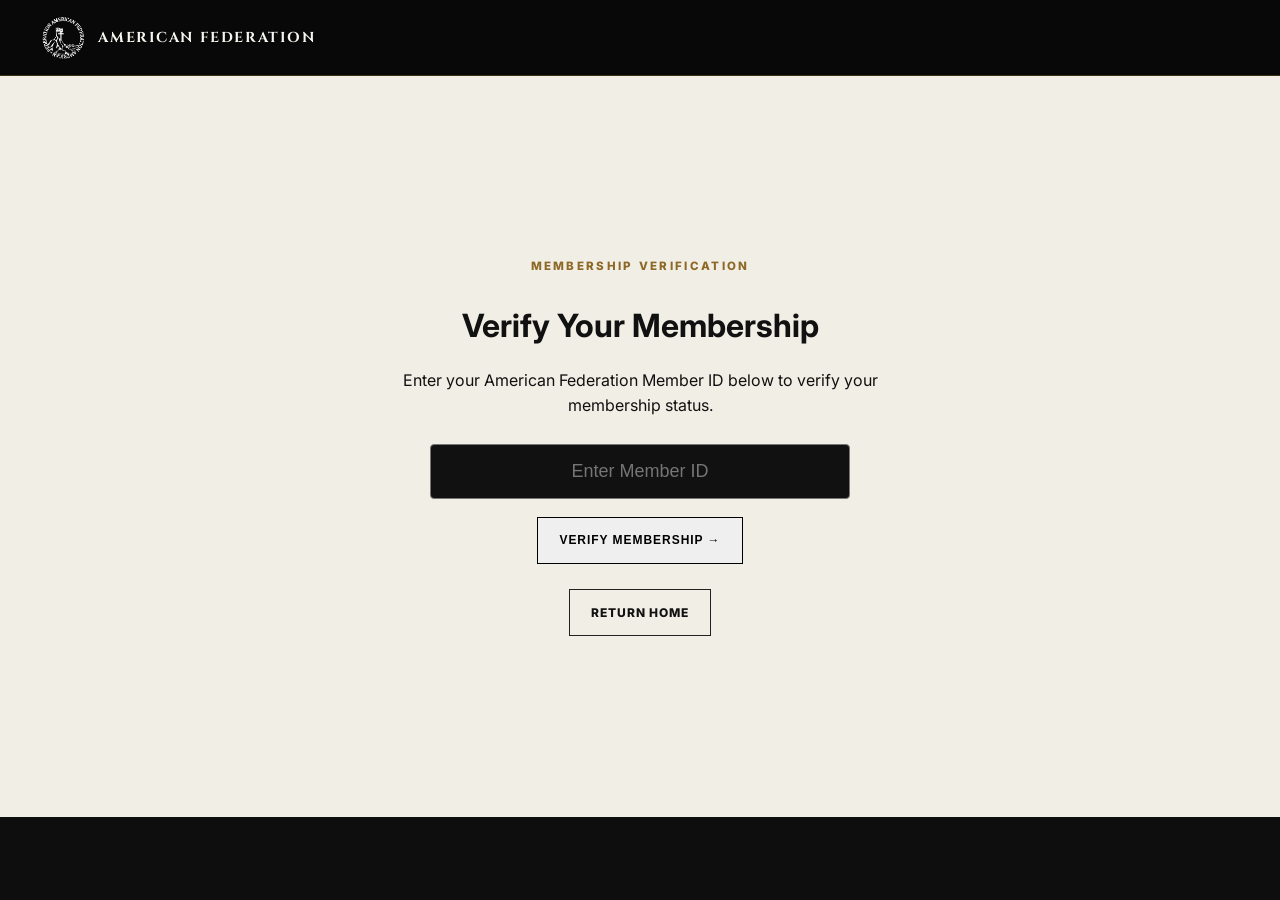
<file: verify.html>
<!DOCTYPE html>
<html lang="en">
<head>
  <meta charset="UTF-8">
  <meta name="viewport" content="width=device-width, initial-scale=1.0">

  <title>Verify Membership | American Federation</title>

  <link rel="stylesheet" href="styles.css">

  <style>
    .verify-box {
      max-width: 600px;
      margin: 60px auto;
      padding: 35px 25px;
      text-align: center;
    }

    .verify-box h1 {
      margin-bottom: 15px;
    }

    .verify-box p {
      margin-bottom: 25px;
    }

    .member-id-input {
      width: 100%;
      max-width: 420px;
      padding: 16px;
      font-size: 18px;
      text-align: center;
      border: 1px solid #777;
      border-radius: 4px;
      background: #111;
      color: #fff;
      box-sizing: border-box;
    }

    .verify-button {
      margin-top: 18px;
      cursor: pointer;
    }

    #result {
      margin-top: 30px;
      padding: 20px;
      display: none;
      border: 1px solid #b08b25;
    }

    .verified {
      display: block !important;
    }

    .error {
      display: block !important;
    }
  </style>
</head>

<body>

<header class="site-header">
  <a class="brand" href="index.html">
    <img src="american-federation-logo.png"
         alt="American Federation">
    <span>AMERICAN FEDERATION</span>
  </a>
</header>

<main class="process section">

  <div class="verify-box">

    <p class="eyebrow">MEMBERSHIP VERIFICATION</p>

    <h1>Verify Your Membership</h1>

    <p>
      Enter your American Federation Member ID below
      to verify your membership status.
    </p>

    <input
      id="memberId"
      class="member-id-input"
      type="text"
      placeholder="Enter Member ID"
      autocomplete="off"
    >

    <br>

    <button
      class="button verify-button"
      onclick="verifyMember()">
      VERIFY MEMBERSHIP →
    </button>

    <div id="result"></div>

    <br><br>

    <a class="button button-outline-dark"
       href="index.html">
      RETURN HOME
    </a>

  </div>

</main>


<script>

function verifyMember() {

  const memberId =
    document.getElementById("memberId").value.trim();

  const result =
    document.getElementById("result");

  if (!memberId) {
    result.className = "error";
    result.innerHTML =
      "<strong>Please enter your Member ID.</strong>";
    return;
  }

  result.className = "";
  result.innerHTML = "Verifying membership...";

  const callbackName =
    "americanFederationVerify_" +
    Date.now();

  window[callbackName] = function(data) {

    if (data.success && data.verified) {

      result.className = "verified";

      result.innerHTML =
        "<strong>MEMBERSHIP VERIFIED</strong><br><br>" +
        "Member ID: " + data.memberId + "<br>" +
        "Name: " + data.firstName + " " +
        data.lastName + "<br>" +
        "Membership Type: " +
        data.membershipType;

    } else {

      result.className = "error";

      result.innerHTML =
        "<strong>MEMBERSHIP NOT FOUND</strong><br><br>" +
        "We could not find that Member ID in the " +
        "American Federation membership records.";

    }

    delete window[callbackName];
    document.body.removeChild(script);

  };

  const script =
    document.createElement("script");

  script.src =
    "https://script.google.com/macros/s/AKfycbxVtfkw-opw8Q1wu_s78zA8sHoTjN1k8Ov_tAt7hpaOyxIpOHK0yKvXej3E5vwSv3q-/exec" +
    "?memberId=" +
    encodeURIComponent(memberId) +
    "&callback=" +
    callbackName;

  script.onerror = function() {

    result.className = "error";

    result.innerHTML =
      "<strong>Verification system unavailable.</strong><br><br>" +
      "Please try again in a moment.";

    delete window[callbackName];

    if (script.parentNode) {
      document.body.removeChild(script);
    }

  };

  document.body.appendChild(script);
}

</script>


</body>
</html>
</file>
<file: styles.css>
@import url('https://fonts.googleapis.com/css2?family=Cinzel:wght@500;600;700;800&family=Inter:wght@400;500;600;700;800&display=swap');
:root{--black:#0d0e0d;--panel:#151614;--gold:#c79a3b;--gold2:#e0b65a;--white:#f7f5ef;--muted:#b7b4ab;--line:rgba(199,154,59,.28);--max:1180px}*{box-sizing:border-box}html{scroll-behavior:smooth}body{margin:0;background:var(--black);color:var(--white);font-family:Inter,system-ui,sans-serif;line-height:1.6}a{color:inherit;text-decoration:none}img{display:block;max-width:100%}.site-header{position:sticky;top:0;z-index:100;min-height:76px;padding:9px max(3vw,20px);display:flex;align-items:center;justify-content:space-between;background:rgba(8,9,8,.96);border-bottom:1px solid var(--line);backdrop-filter:blur(12px)}.brand{display:flex;align-items:center;gap:11px;font:700 .9rem Cinzel,serif;letter-spacing:.11em}.brand img{width:49px;height:49px;object-fit:contain;filter:brightness(0) invert(1)}.nav{display:flex;align-items:center;gap:23px;font-size:.76rem;font-weight:700;letter-spacing:.05em;text-transform:uppercase}.nav a{opacity:.84}.nav a:hover{color:var(--gold2);opacity:1}.nav-cta{border:1px solid var(--gold);padding:11px 15px;color:var(--gold2);opacity:1!important}.menu-toggle{display:none;background:none;border:0;color:white;font-size:1.65rem}.hero{position:relative;min-height:680px;display:grid;place-items:center;overflow:hidden;background:linear-gradient(115deg,#080908,#1a1915 58%,#0b0c0b)}.hero-bg{position:absolute;inset:0;background:radial-gradient(circle at 78% 38%,rgba(199,154,59,.2),transparent 30%),linear-gradient(90deg,rgba(0,0,0,.78),rgba(0,0,0,.2))}.hero-bg:after{content:"";position:absolute;inset:0;background:linear-gradient(transparent 65%,var(--black));opacity:.7}.hero-inner{position:relative;z-index:2;width:min(var(--max),90%);text-align:center;padding:100px 0 125px}.eyebrow{margin:0 0 13px;color:var(--gold2);font-size:.72rem;font-weight:800;letter-spacing:.2em}.hero h1{font:800 clamp(2.8rem,7.4vw,6.5rem)/.98 Cinzel,Georgia,serif;letter-spacing:.02em;margin:0}.hero h1 span{color:var(--gold2)}.gold-rule{width:180px;height:1px;background:var(--gold);margin:25px auto 18px}.hero-lede{font-size:clamp(1rem,2vw,1.25rem);color:#eee;line-height:1.45}.hero-actions{display:flex;justify-content:center;gap:12px;flex-wrap:wrap;margin-top:30px}.button{display:inline-flex;align-items:center;justify-content:center;min-height:47px;padding:12px 21px;border:1px solid;font-size:.75rem;font-weight:800;letter-spacing:.08em;text-transform:uppercase;transition:.2s}.button:hover{transform:translateY(-2px)}.button-gold{background:var(--gold);border-color:var(--gold);color:#111}.button-gold:hover{background:var(--gold2)}.button-outline{border-color:rgba(255,255,255,.55);color:white}.button-outline:hover{background:white;color:#111}.button-outline-dark{border-color:#222;color:#111;background:transparent}.button-outline-dark:hover{background:#111;color:#fff}.section{padding:86px max(4vw,22px)}.section>*{max-width:var(--max);margin-left:auto;margin-right:auto}h2,h3{font-family:Cinzel,Georgia,serif}.center-heading{text-align:center;margin-bottom:42px}.center-heading h2{font-size:clamp(2rem,4vw,3.4rem);margin:0 0 13px}.center-heading h2 span,.about h2 span,.network h2 span{color:var(--gold2)}.center-heading>p:last-child{max-width:760px;color:var(--muted);margin:0 auto}.about{display:block;background:var(--black)}.about-copy{max-width:900px!important;background:linear-gradient(145deg,var(--panel),#10110f);border:1px solid rgba(255,255,255,.07);padding:40px}.about h2{font-size:clamp(2rem,4vw,3.2rem);line-height:1.1;margin:0 0 20px}.about-copy p{color:#d0cec7}.about-copy strong{color:white}.founder-card{padding:0;display:grid;grid-template-columns:1fr}.founder-photo-wrap{height:330px;overflow:hidden;background:#222}.founder-photo-wrap img{width:100%;height:100%;object-fit:cover;object-position:center 28%}.founder-info{padding:25px}.founder-info h3{font-size:1.8rem;margin:0}.founder-title{color:var(--gold2);font-weight:700;text-transform:uppercase;font-size:.72rem;letter-spacing:.1em}.founder-info>p:last-child{color:var(--muted);font-size:.9rem}.why{background:linear-gradient(180deg,#141512,#0c0d0c);border-top:1px solid var(--line);border-bottom:1px solid var(--line)}.value-grid{display:grid;grid-template-columns:repeat(6,1fr);gap:0;border-top:1px solid var(--line);border-bottom:1px solid var(--line)}.value-grid article{padding:27px 16px;text-align:center;border-right:1px solid var(--line)}.value-grid article:last-child{border-right:0}.value-icon{font-size:1.5rem;color:var(--gold2)}.value-grid h3{font-size:1rem;margin:11px 0 7px}.value-grid p{font-size:.77rem;color:var(--muted);margin:0}.members{background:#11120f}.member-grid{display:grid;grid-template-columns:repeat(3,1fr);gap:14px}.member-card{background:#151614;border:1px solid var(--line);padding:28px;min-height:260px}.member-no{color:var(--gold2);font:700 1rem Cinzel,serif}.member-card h3{font-size:1.45rem;margin:22px 0 10px}.member-card p{color:var(--muted)}.member-card a{display:inline-block;margin-top:10px;color:var(--gold2);font-size:.75rem;font-weight:800;text-transform:uppercase}.membership-tagline{text-align:center;color:var(--gold2);font-size:.8rem;margin:25px auto 0!important}.network{display:grid;grid-template-columns:1.2fr .8fr;gap:45px;background:#080908;border-top:1px solid var(--line)}.network h2{font-size:clamp(2.3rem,5vw,4rem);line-height:1.06;margin:0 0 20px}.network-copy>p:not(.eyebrow){color:var(--muted);max-width:720px}.network ul{padding:0;list-style:none;color:#ddd;margin:22px 0}.network li{padding:8px 0 8px 27px;position:relative}.network li:before{content:"✓";position:absolute;left:0;color:var(--gold2);font-weight:800}.network-art{min-height:360px;position:relative;display:grid;place-items:center}.network-ring{width:210px;height:210px;border:1px solid var(--gold);border-radius:50%;display:grid;place-items:center;color:var(--gold2);font:700 3rem Cinzel,serif;box-shadow:0 0 70px rgba(199,154,59,.1)}.node{position:absolute;color:var(--gold2);font-size:1.5rem}.n1{top:18%;left:25%}.n2{top:24%;right:20%}.n3{bottom:22%;left:17%}.n4{bottom:17%;right:27%}.process{background:#f1eee5;color:#111}.process .eyebrow{color:#8d6826}.process .center-heading>p:last-child{color:#555}.process-grid{display:grid;grid-template-columns:repeat(3,1fr);gap:18px}.process-grid article{padding:25px;border-top:2px solid #222}.process-grid b{display:inline-grid;place-items:center;width:38px;height:38px;border:1px solid #a57925;border-radius:50%;font-family:Cinzel,serif}.process-grid h3{margin:15px 0 5px}.process-grid p{color:#5e5b55;margin:0}.center-action{text-align:center;margin-top:30px}.publications{display:grid;grid-template-columns:210px 1fr;gap:45px;align-items:center;background:#151614}.book-visual{display:flex;justify-content:center}.book-cover{width:180px;height:255px;background:linear-gradient(145deg,#1e1d18,#070807);border-left:6px solid #9a772e;border-bottom:2px solid #80621f;box-shadow:16px 14px 0 #090a09;display:flex;flex-direction:column;align-items:center;justify-content:space-between;padding:30px 12px 20px;text-align:center;font-family:Cinzel,serif}.book-cover small{font-size:.65rem}.book-cover strong{font-size:1.5rem;color:var(--gold2);line-height:1.05}.book-cover span{font-size:.55rem;letter-spacing:.1em}.publication-copy h2{font-size:clamp(2.2rem,4vw,3.5rem);margin:0}.publication-lede{color:var(--muted);max-width:700px}.check-list{list-style:none;padding:0;color:#ddd;display:flex;gap:10px;flex-wrap:wrap}.check-list li:before{content:"✓";color:var(--gold2);margin-right:7px}.amazon-box{margin-top:24px;padding:20px;border:1px solid var(--line);display:flex;align-items:center;justify-content:space-between;gap:20px}.amazon-word{font-size:2rem;font-weight:800;line-height:1}.join-banner{padding:45px max(4vw,22px);display:flex;align-items:center;justify-content:space-between;gap:25px;background:linear-gradient(90deg,#080908,#1b1913,#080908);border-top:1px solid var(--line);border-bottom:1px solid var(--line)}.join-banner h2{margin:0;font-size:clamp(1.4rem,3vw,2.6rem)}.join-banner p:last-child{margin:5px 0 0;color:var(--muted);font-size:.8rem}.footer{background:#070807;padding:48px max(4vw,22px) 25px;color:var(--muted)}.footer-top{max-width:var(--max);margin:auto;display:grid;grid-template-columns:2fr 1fr 1fr;gap:40px}.footer-brand img{width:55px;filter:brightness(0) invert(1);margin-bottom:12px}.footer-brand strong{display:block;color:#fff;font:700 .9rem Cinzel,serif;letter-spacing:.1em}.footer h4{color:var(--gold2);font-size:.7rem;letter-spacing:.14em}.footer-top a{display:block;font-size:.8rem;margin:7px 0}.footer-top a:hover{color:#fff}.copyright{max-width:var(--max);border-top:1px solid rgba(255,255,255,.1);padding-top:18px;margin:30px auto 0;font-size:.7rem}@media(max-width:900px){.nav{display:none;position:absolute;top:76px;left:0;right:0;background:#090a09;padding:18px 5vw;flex-direction:column;align-items:stretch}.nav.open{display:flex}.menu-toggle{display:block}.nav-cta{text-align:center}.network{grid-template-columns:1fr}.value-grid{grid-template-columns:repeat(3,1fr)}.value-grid article:nth-child(3){border-right:0}.member-grid,.process-grid{grid-template-columns:1fr}.network-art{min-height:260px}.footer-top{grid-template-columns:1fr 1fr}}@media(max-width:600px){
.site-header{min-height:68px;padding:8px 18px}
.brand{gap:8px;font-size:.78rem}
.brand span{font-size:.68rem;letter-spacing:.08em}
.brand img{width:40px;height:40px}
.hero{min-height:auto;display:block}
.hero-inner{width:100%;padding:76px 22px 82px;text-align:left}
.hero h1{font-size:clamp(2.45rem,12vw,4rem);line-height:.94}
.gold-rule{width:120px;margin:20px 0 15px}
.hero-lede{font-size:.98rem;max-width:330px}
.hero-actions{justify-content:flex-start;flex-direction:column;align-items:stretch;gap:10px;margin-top:25px}
.hero-actions .button{width:100%}
.section{width:100%;padding:58px 20px}
.about-copy{width:100%;padding:28px 22px}
.about h2{font-size:clamp(2rem,10vw,3rem)}
.center-heading{margin-bottom:30px}
.center-heading h2{font-size:clamp(2rem,10vw,3rem)}
.value-grid{grid-template-columns:1fr 1fr}
.value-grid article{min-width:0;padding:22px 12px}
.value-grid article:nth-child(even){border-right:0}
.member-grid{gap:12px}
.member-card{padding:24px 20px;min-height:0}
.network{width:100%;padding:60px 20px}
.network h2{font-size:clamp(2.2rem,11vw,3.6rem)}
.network-art{display:none}
.process{width:100%;padding:60px 20px}
.process-grid article{padding:22px 0}
.publications{width:100%;grid-template-columns:1fr;gap:25px;padding:60px 20px}
.book-visual{justify-content:flex-start}
.book-cover{width:150px;height:220px}
.publication-copy h2{font-size:clamp(2.2rem,10vw,3.5rem)}
.check-list{display:block}
.check-list li{margin:7px 0}
.amazon-box{flex-direction:column;align-items:stretch;text-align:center;padding:18px}
.amazon-box .button{width:100%}
.join-banner{width:100%;padding:42px 20px;flex-direction:column;align-items:stretch}
.join-banner .button{width:100%}
.footer{padding:42px 20px 22px}
.footer-top{grid-template-columns:1fr;gap:25px}
}

html,body{max-width:100%;overflow-x:hidden}
main{width:100%;overflow:hidden}

/* Thomas Music Group */
.music-feature{display:grid;grid-template-columns:minmax(260px,420px) 1fr;gap:55px;align-items:center;background:#10110f;border-top:1px solid var(--line);border-bottom:1px solid var(--line)}
.music-feature-art{max-width:420px;overflow:hidden;border:1px solid rgba(255,255,255,.08);box-shadow:18px 18px 0 #090a09}
.music-feature-art img{width:100%;aspect-ratio:1/1;object-fit:cover}
.music-feature-copy h2,.music-hero h1,.latest-release h2,.artist-copy h2{font-size:clamp(2.4rem,5vw,4.5rem);line-height:1.02;margin:0 0 18px;font-family:Cinzel,Georgia,serif}
.music-feature-copy h2 span,.music-hero h1 span{color:var(--gold2)}
.music-feature-copy>p:not(.eyebrow){color:var(--muted);max-width:650px}
.music-feature-release{border-left:2px solid var(--gold);padding:8px 0 8px 18px;margin:26px 0}
.music-feature-release span,.music-feature-release small{display:block;color:var(--gold2);font-size:.68rem;font-weight:800;letter-spacing:.15em;text-transform:uppercase}
.music-feature-release strong{display:block;font:600 1.35rem Cinzel,Georgia,serif;margin:4px 0}
.music-page{background:var(--black)}
.music-hero{min-height:430px;display:grid;align-items:center;background:radial-gradient(circle at 75% 45%,rgba(199,154,59,.18),transparent 30%),linear-gradient(120deg,#080908,#171713 60%,#0b0c0b);border-bottom:1px solid var(--line)}
.music-hero-copy{max-width:900px}
.music-hero h1{font-size:clamp(3rem,7vw,6rem);margin-bottom:24px}
.music-hero-copy>p:not(.eyebrow){color:var(--muted);max-width:720px;font-size:1.05rem}
.latest-release{display:grid;grid-template-columns:minmax(280px,520px) 1fr;gap:65px;align-items:center;background:#f1eee5;color:#111}
.release-art{width:100%;max-width:520px;border:1px solid #b8b1a3;box-shadow:20px 20px 0 #d7d1c5}
.release-art img{width:100%;display:block;aspect-ratio:1/1;object-fit:cover}
.release-copy h2{font-size:clamp(2.4rem,5vw,4.3rem);margin-bottom:7px}
.release-copy .eyebrow{color:#8d6826}
.release-artist{font:600 1.15rem Cinzel,Georgia,serif;margin:0 0 20px}
.release-copy>p:not(.eyebrow):not(.release-artist){color:#555;max-width:600px}
.stream-buttons{display:flex;gap:12px;flex-wrap:wrap;margin-top:25px}
.stream-buttons .button-outline{border-color:#222;color:#111}
.stream-buttons .button-outline:hover{background:#111;color:#fff}
.artist-section{display:grid;grid-template-columns:1.2fr .8fr;gap:45px;background:#080908}
.artist-copy h2{color:var(--white)}
.artist-copy>p:not(.eyebrow){color:var(--muted);max-width:700px}
.future-release-panel{align-self:center;border:1px solid var(--line);padding:30px;background:#11120f}
.future-release-panel span{color:var(--gold2);font-size:.68rem;font-weight:800;letter-spacing:.15em}
.future-release-panel strong{display:block;font:600 1.35rem Cinzel,Georgia,serif;margin:12px 0}
.future-release-panel p{color:var(--muted);margin:0;font-size:.85rem}
.music-links{background:#151614}
.music-link-grid{display:grid;grid-template-columns:repeat(2,1fr);gap:15px;max-width:850px!important}
.music-link-card{padding:28px;border:1px solid var(--line);background:#0f100e;transition:.2s}
.music-link-card:hover{transform:translateY(-3px);border-color:var(--gold2)}
.music-link-card span,.music-link-card small{display:block;color:var(--gold2);font-size:.68rem;font-weight:800;letter-spacing:.14em}
.music-link-card strong{display:block;font:600 1.5rem Cinzel,Georgia,serif;color:#fff;margin:10px 0}
.music-link-card small{color:var(--muted);letter-spacing:.04em;font-weight:500}
@media(max-width:800px){.music-feature,.latest-release,.artist-section{grid-template-columns:1fr;gap:35px}.music-feature-art,.release-art{max-width:500px}.music-feature-copy{order:2}.latest-release{padding-top:60px}.music-link-grid{grid-template-columns:1fr}.music-hero{min-height:400px}}
@media(max-width:600px){.music-feature-art{box-shadow:10px 10px 0 #090a09}.music-feature-copy h2,.music-hero h1,.latest-release h2,.artist-copy h2{font-size:clamp(2.35rem,11vw,3.6rem)}.stream-buttons{flex-direction:column}.stream-buttons .button{width:100%}.release-art{box-shadow:10px 10px 0 #d7d1c5}}
</file>
